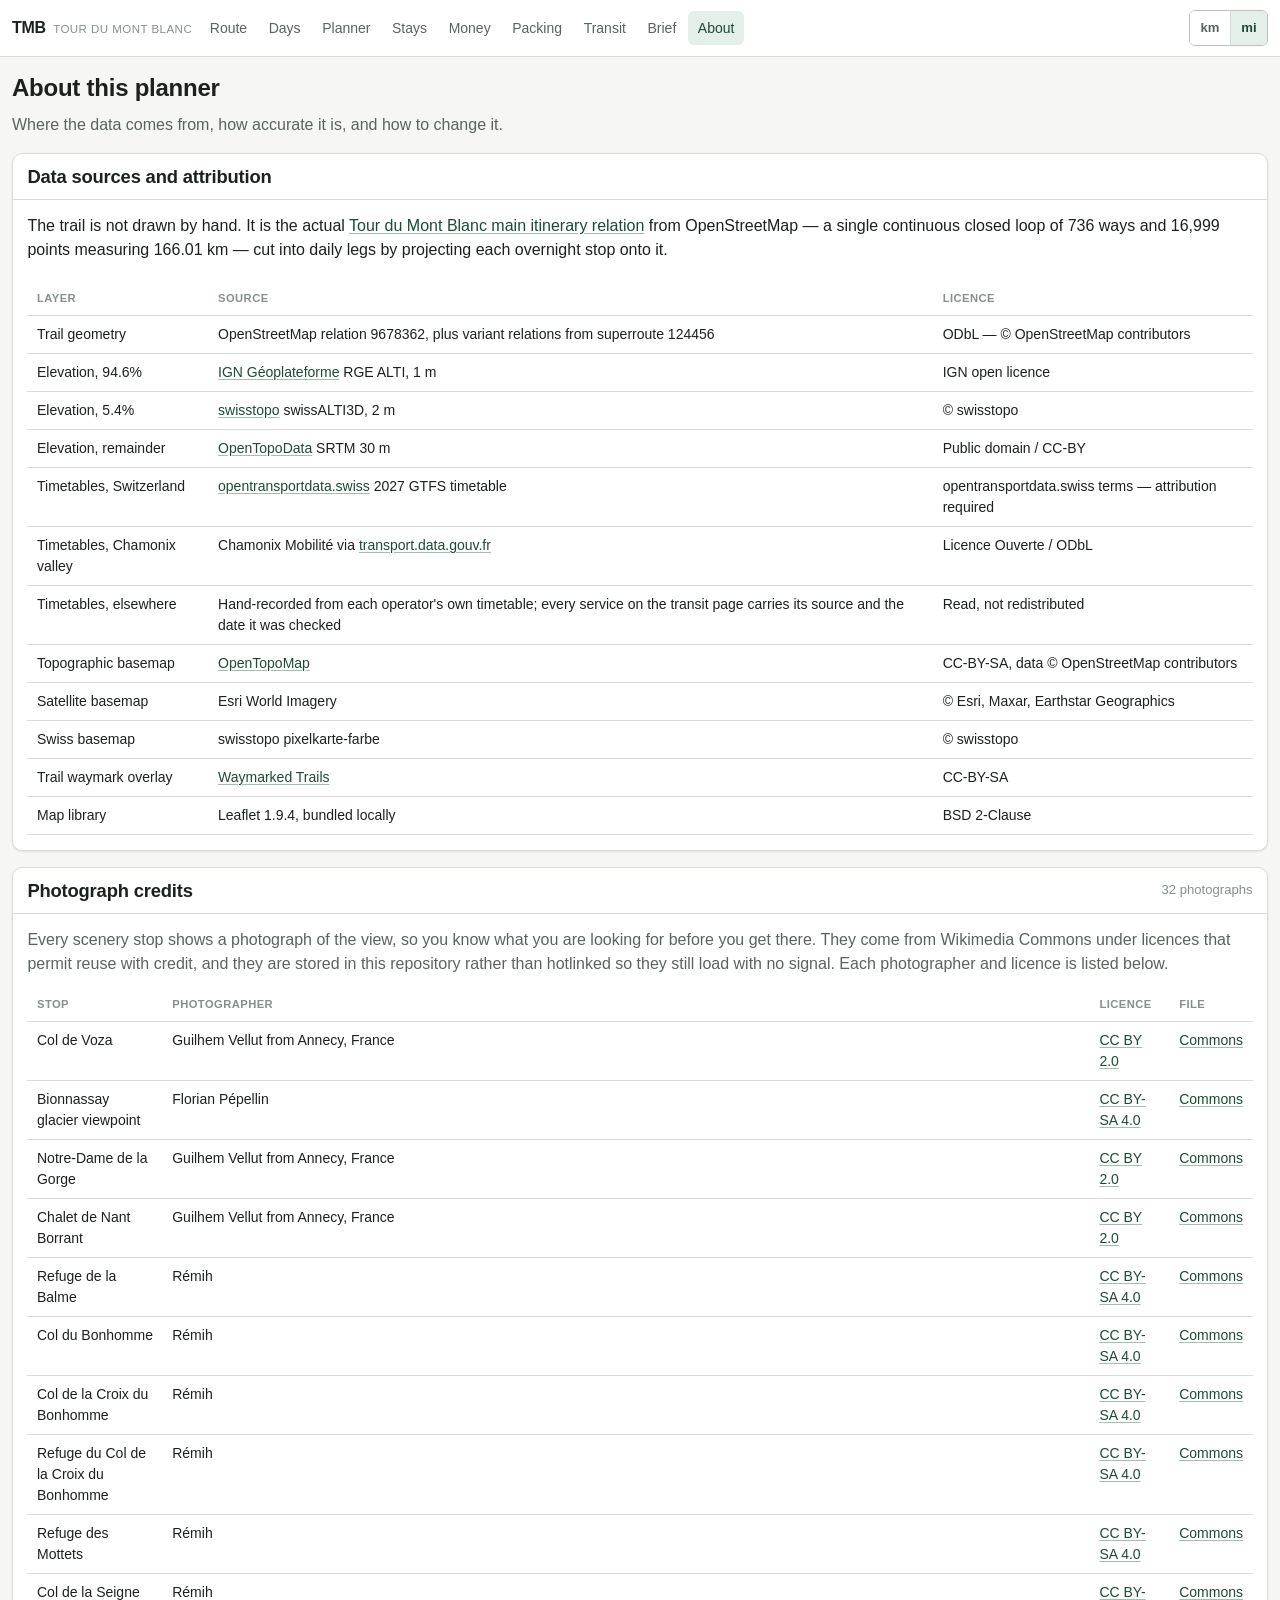
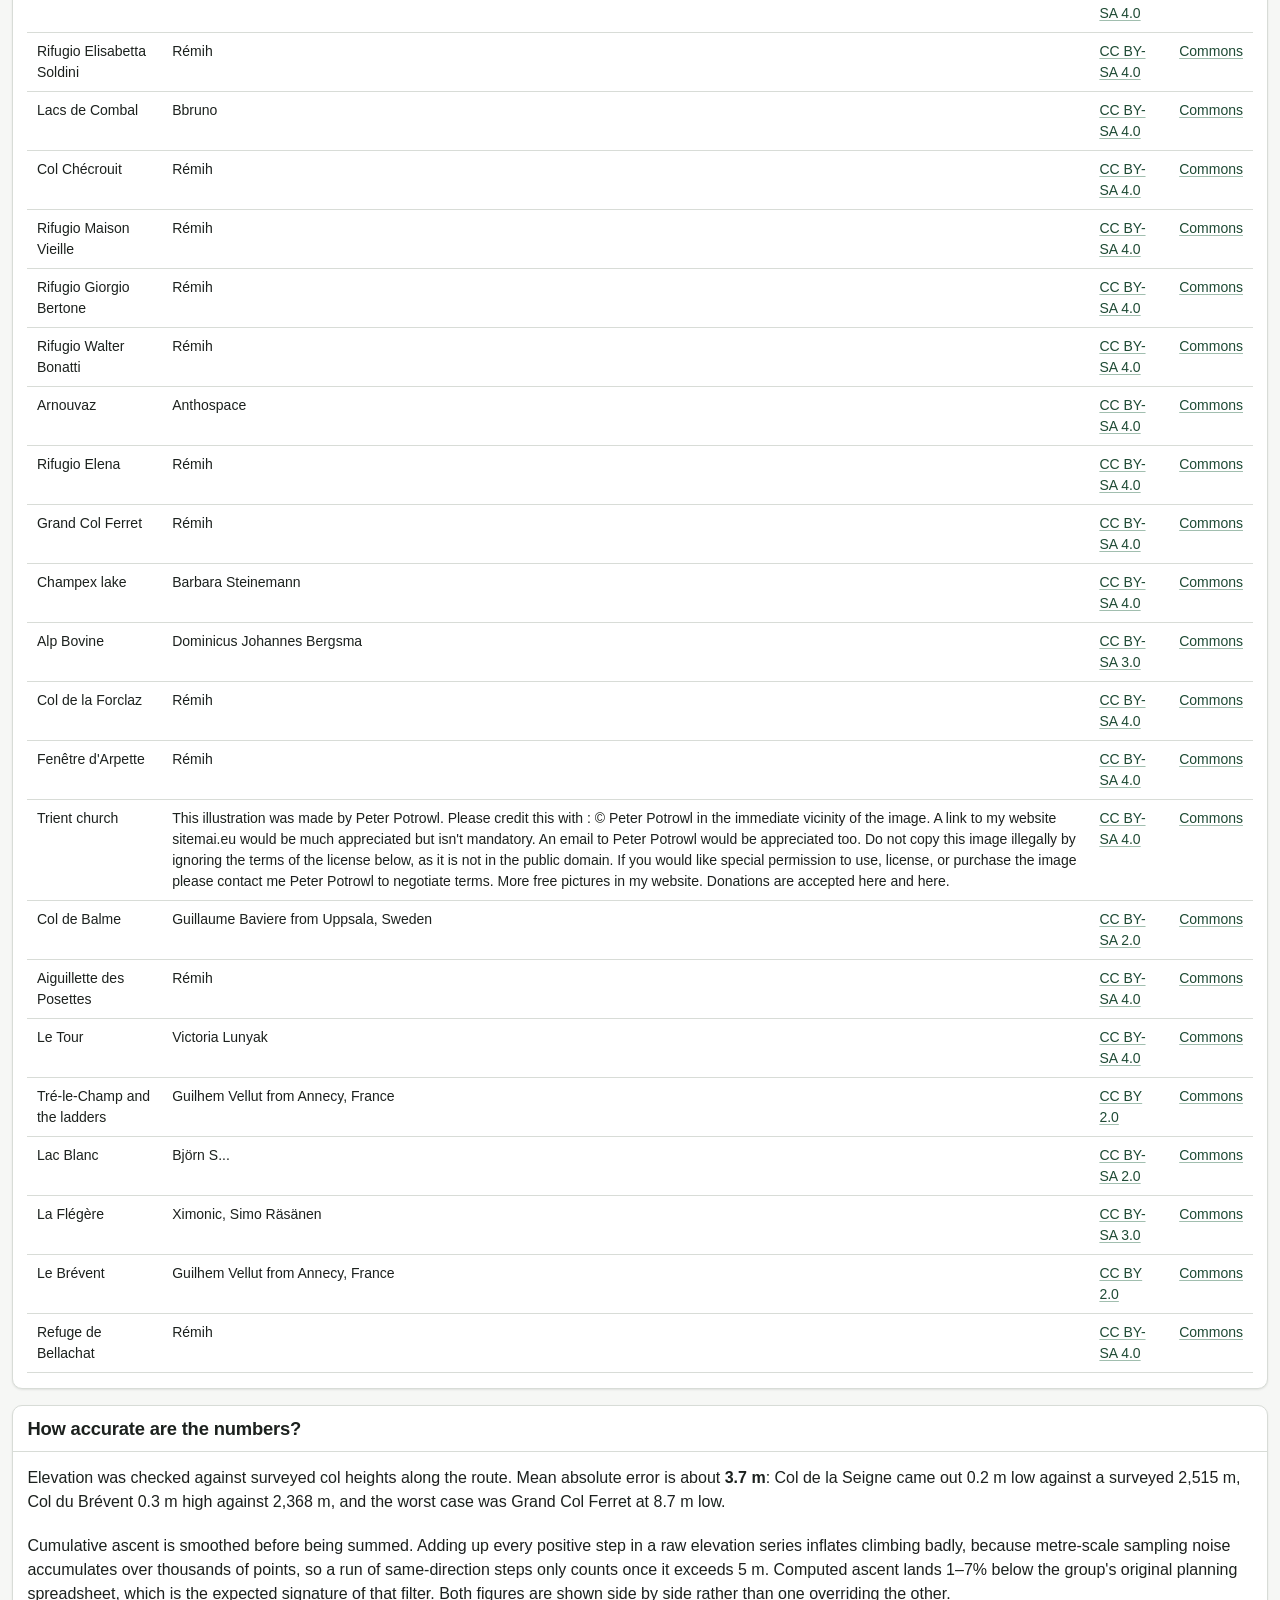
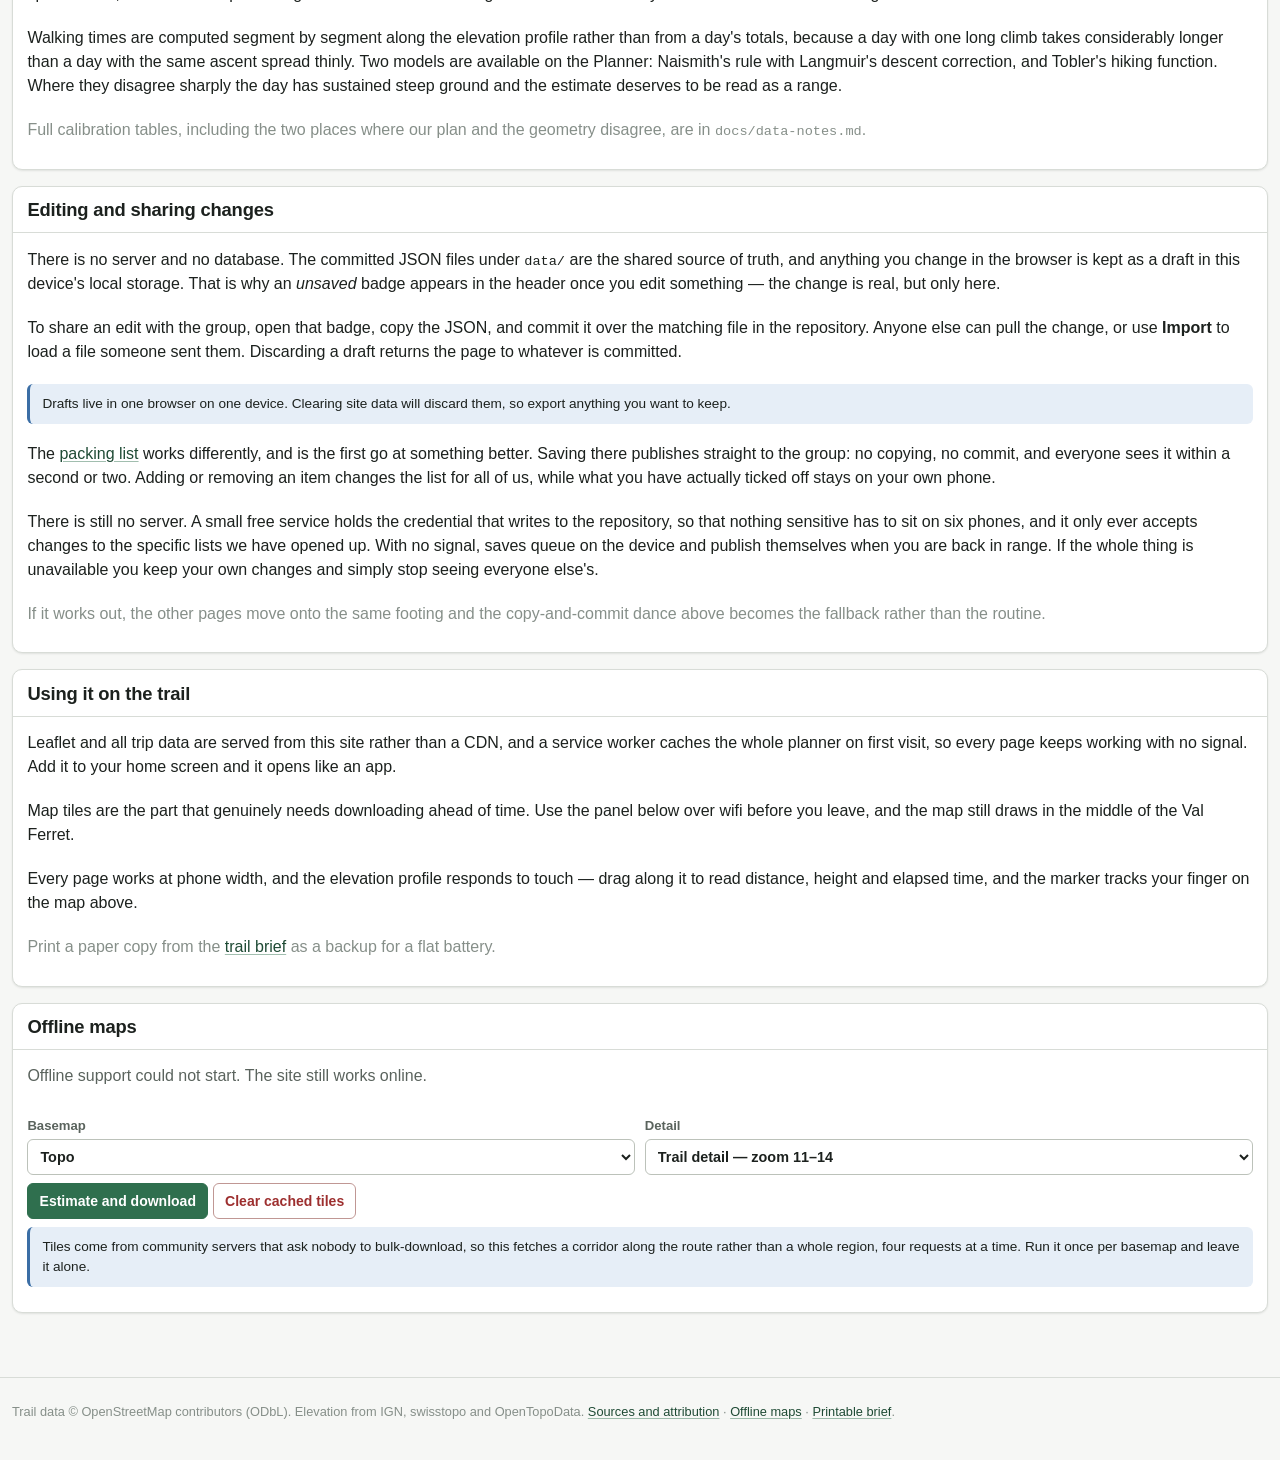
<file: about.html>
<!doctype html>
<html lang="en">
  <head>
    <meta charset="utf-8" />
    <meta name="viewport" content="width=device-width, initial-scale=1, viewport-fit=cover" />
    <title>About — Tour du Mont Blanc</title>
    <meta name="theme-color" content="#2f6f4e" />
    <link rel="stylesheet" href="assets/css/base.css" />
    <link rel="stylesheet" href="assets/css/components.css" />
    <link rel="stylesheet" href="assets/css/print.css" />
    <link rel="manifest" href="manifest.webmanifest" />
    <link rel="icon" href="assets/icons/icon.svg" type="image/svg+xml" />
    <link rel="apple-touch-icon" href="assets/icons/apple-touch-icon.png" />
    <meta name="apple-mobile-web-app-capable" content="yes" />
  </head>
  <body>
    <main class="app-main">
      <div class="page-head">
        <div>
          <h1>About this planner</h1>
          <p class="muted">
            Where the data comes from, how accurate it is, and how to change it.
          </p>
        </div>
      </div>

      <div class="stack">
        <section class="card">
          <div class="card__head"><h2>Data sources and attribution</h2></div>
          <div class="card__body stack stack--tight">
            <p>
              The trail is not drawn by hand. It is the actual
              <a href="https://www.openstreetmap.org/relation/9678362" target="_blank" rel="noopener noreferrer">
                Tour du Mont Blanc main itinerary relation</a>
              from OpenStreetMap — a single continuous closed loop of 736 ways and
              16,999 points measuring 166.01 km — cut into daily legs by projecting
              each overnight stop onto it.
            </p>

            <div class="table-wrap">
              <table class="data">
                <thead>
                  <tr><th>Layer</th><th>Source</th><th>Licence</th></tr>
                </thead>
                <tbody>
                  <tr>
                    <td>Trail geometry</td>
                    <td>
                      OpenStreetMap relation 9678362, plus variant relations from
                      superroute 124456
                    </td>
                    <td>ODbL — © OpenStreetMap contributors</td>
                  </tr>
                  <tr>
                    <td>Elevation, 94.6%</td>
                    <td>
                      <a href="https://geoservices.ign.fr/" target="_blank" rel="noopener noreferrer">IGN Géoplateforme</a>
                      RGE ALTI, 1 m
                    </td>
                    <td>IGN open licence</td>
                  </tr>
                  <tr>
                    <td>Elevation, 5.4%</td>
                    <td>
                      <a href="https://www.swisstopo.admin.ch/" target="_blank" rel="noopener noreferrer">swisstopo</a>
                      swissALTI3D, 2 m
                    </td>
                    <td>© swisstopo</td>
                  </tr>
                  <tr>
                    <td>Elevation, remainder</td>
                    <td>
                      <a href="https://www.opentopodata.org/" target="_blank" rel="noopener noreferrer">OpenTopoData</a>
                      SRTM 30 m
                    </td>
                    <td>Public domain / CC-BY</td>
                  </tr>
                  <tr>
                    <td>Timetables, Switzerland</td>
                    <td>
                      <a href="https://data.opentransportdata.swiss/en/dataset/timetable-2027-gtfs2020" target="_blank" rel="noopener noreferrer">opentransportdata.swiss</a>
                      2027 GTFS timetable
                    </td>
                    <td>opentransportdata.swiss terms — attribution required</td>
                  </tr>
                  <tr>
                    <td>Timetables, Chamonix valley</td>
                    <td>
                      Chamonix Mobilité via
                      <a href="https://transport.data.gouv.fr/datasets?q=chamonix" target="_blank" rel="noopener noreferrer">transport.data.gouv.fr</a>
                    </td>
                    <td>Licence Ouverte / ODbL</td>
                  </tr>
                  <tr>
                    <td>Timetables, elsewhere</td>
                    <td>
                      Hand-recorded from each operator's own timetable; every
                      service on the transit page carries its source and the date
                      it was checked
                    </td>
                    <td>Read, not redistributed</td>
                  </tr>
                  <tr>
                    <td>Topographic basemap</td>
                    <td>
                      <a href="https://opentopomap.org/" target="_blank" rel="noopener noreferrer">OpenTopoMap</a>
                    </td>
                    <td>CC-BY-SA, data © OpenStreetMap contributors</td>
                  </tr>
                  <tr>
                    <td>Satellite basemap</td>
                    <td>Esri World Imagery</td>
                    <td>© Esri, Maxar, Earthstar Geographics</td>
                  </tr>
                  <tr>
                    <td>Swiss basemap</td>
                    <td>swisstopo pixelkarte-farbe</td>
                    <td>© swisstopo</td>
                  </tr>
                  <tr>
                    <td>Trail waymark overlay</td>
                    <td>
                      <a href="https://hiking.waymarkedtrails.org/" target="_blank" rel="noopener noreferrer">Waymarked Trails</a>
                    </td>
                    <td>CC-BY-SA</td>
                  </tr>
                  <tr>
                    <td>Map library</td>
                    <td>Leaflet 1.9.4, bundled locally</td>
                    <td>BSD 2-Clause</td>
                  </tr>
                </tbody>
              </table>
            </div>
          </div>
        </section>

        <section class="card" id="photo-credits">
          <div class="card__head">
            <h2>Photograph credits</h2>
            <small class="faint" id="photo-credits-count"></small>
          </div>
          <div class="card__body">
            <p class="muted">
              Every scenery stop shows a photograph of the view, so you know what
              you are looking for before you get there. They come from Wikimedia
              Commons under licences that permit reuse with credit, and they are
              stored in this repository rather than hotlinked so they still load
              with no signal. Each photographer and licence is listed below.
            </p>
            <div class="table-wrap">
              <table class="data" id="photo-credit-table">
                <thead>
                  <tr><th>Stop</th><th>Photographer</th><th>Licence</th><th>File</th></tr>
                </thead>
                <tbody></tbody>
              </table>
            </div>
          </div>
        </section>

        <section class="card">
          <div class="card__head"><h2>How accurate are the numbers?</h2></div>
          <div class="card__body stack stack--tight">
            <p>
              Elevation was checked against surveyed col heights along the route.
              Mean absolute error is about <strong>3.7 m</strong>: Col de la Seigne
              came out 0.2 m low against a surveyed 2,515 m, Col du Brévent 0.3 m
              high against 2,368 m, and the worst case was Grand Col Ferret at 8.7 m
              low.
            </p>
            <p>
              Cumulative ascent is smoothed before being summed. Adding up every
              positive step in a raw elevation series inflates climbing badly,
              because metre-scale sampling noise accumulates over thousands of
              points, so a run of same-direction steps only counts once it exceeds
              5 m. Computed ascent lands 1–7% below the group's original planning
              spreadsheet, which is the expected signature of that filter. Both
              figures are shown side by side rather than one overriding the other.
            </p>
            <p>
              Walking times are computed segment by segment along the elevation
              profile rather than from a day's totals, because a day with one long
              climb takes considerably longer than a day with the same ascent spread
              thinly. Two models are available on the Planner: Naismith's rule with
              Langmuir's descent correction, and Tobler's hiking function. Where
              they disagree sharply the day has sustained steep ground and the
              estimate deserves to be read as a range.
            </p>
            <p class="faint">
              Full calibration tables, including the two places where our plan and
              the geometry disagree, are in <code class="mono">docs/data-notes.md</code>.
            </p>
          </div>
        </section>

        <section class="card">
          <div class="card__head"><h2>Editing and sharing changes</h2></div>
          <div class="card__body stack stack--tight">
            <p>
              There is no server and no database. The committed JSON files under
              <code class="mono">data/</code> are the shared source of truth, and
              anything you change in the browser is kept as a draft in this device's
              local storage. That is why an <em>unsaved</em> badge appears in the
              header once you edit something — the change is real, but only here.
            </p>
            <p>
              To share an edit with the group, open that badge, copy the JSON, and
              commit it over the matching file in the repository. Anyone else can
              pull the change, or use <strong>Import</strong> to load a file someone
              sent them. Discarding a draft returns the page to whatever is committed.
            </p>
            <p class="notice">
              Drafts live in one browser on one device. Clearing site data will
              discard them, so export anything you want to keep.
            </p>
            <p>
              The <a href="packing.html">packing list</a> works differently, and is
              the first go at something better. Saving there publishes straight to
              the group: no copying, no commit, and everyone sees it within a second
              or two. Adding or removing an item changes the list for all of us,
              while what you have actually ticked off stays on your own phone.
            </p>
            <p>
              There is still no server. A small free service holds the credential
              that writes to the repository, so that nothing sensitive has to sit on
              six phones, and it only ever accepts changes to the specific lists we
              have opened up. With no signal, saves queue on the device and publish
              themselves when you are back in range. If the whole thing is
              unavailable you keep your own changes and simply stop seeing everyone
              else's.
            </p>
            <p class="faint">
              If it works out, the other pages move onto the same footing and the
              copy-and-commit dance above becomes the fallback rather than the
              routine.
            </p>
          </div>
        </section>

        <section class="card">
          <div class="card__head"><h2>Using it on the trail</h2></div>
          <div class="card__body stack stack--tight">
            <p>
              Leaflet and all trip data are served from this site rather than a CDN,
              and a service worker caches the whole planner on first visit, so every
              page keeps working with no signal. Add it to your home screen and it
              opens like an app.
            </p>
            <p>
              Map tiles are the part that genuinely needs downloading ahead of time.
              Use the panel below over wifi before you leave, and the map still
              draws in the middle of the Val Ferret.
            </p>
            <p>
              Every page works at phone width, and the elevation profile responds to
              touch — drag along it to read distance, height and elapsed time, and
              the marker tracks your finger on the map above.
            </p>
            <p class="faint">
              Print a paper copy from the <a href="print.html">trail brief</a> as a
              backup for a flat battery.
            </p>
          </div>
        </section>

        <section class="card" id="offline">
          <div class="card__head">
            <h2>Offline maps</h2>
            <small class="faint" id="offline-version"></small>
          </div>
          <div class="card__body stack stack--tight">
            <p id="offline-state" class="muted">Checking offline support…</p>

            <div class="stats" id="offline-stats"></div>

            <div class="field-row" id="offline-controls" hidden>
              <label class="field">
                <span>Basemap</span>
                <select id="offline-basemap"></select>
              </label>
              <label class="field">
                <span>Detail</span>
                <select id="offline-zoom">
                  <option value="13">Overview — zoom 11–13</option>
                  <option value="14" selected>Trail detail — zoom 11–14</option>
                  <option value="15">Maximum — zoom 11–15</option>
                </select>
              </label>
            </div>

            <div class="row row--tight" id="offline-actions" hidden>
              <button class="btn btn--primary" type="button" id="offline-download">
                Estimate and download
              </button>
              <button class="btn btn--danger" type="button" id="offline-clear">
                Clear cached tiles
              </button>
            </div>

            <div id="offline-progress" hidden>
              <div class="bar"><i id="offline-bar" style="width:0%"></i></div>
              <p class="faint" id="offline-progress-text" style="margin:.35rem 0 0"></p>
            </div>

            <p class="notice">
              Tiles come from community servers that ask nobody to bulk-download,
              so this fetches a corridor along the route rather than a whole
              region, four requests at a time. Run it once per basemap and leave
              it alone.
            </p>
          </div>
        </section>
      </div>
    </main>

    <script type="module" src="assets/js/pages/about.js"></script>
  </body>
</html>
</file>
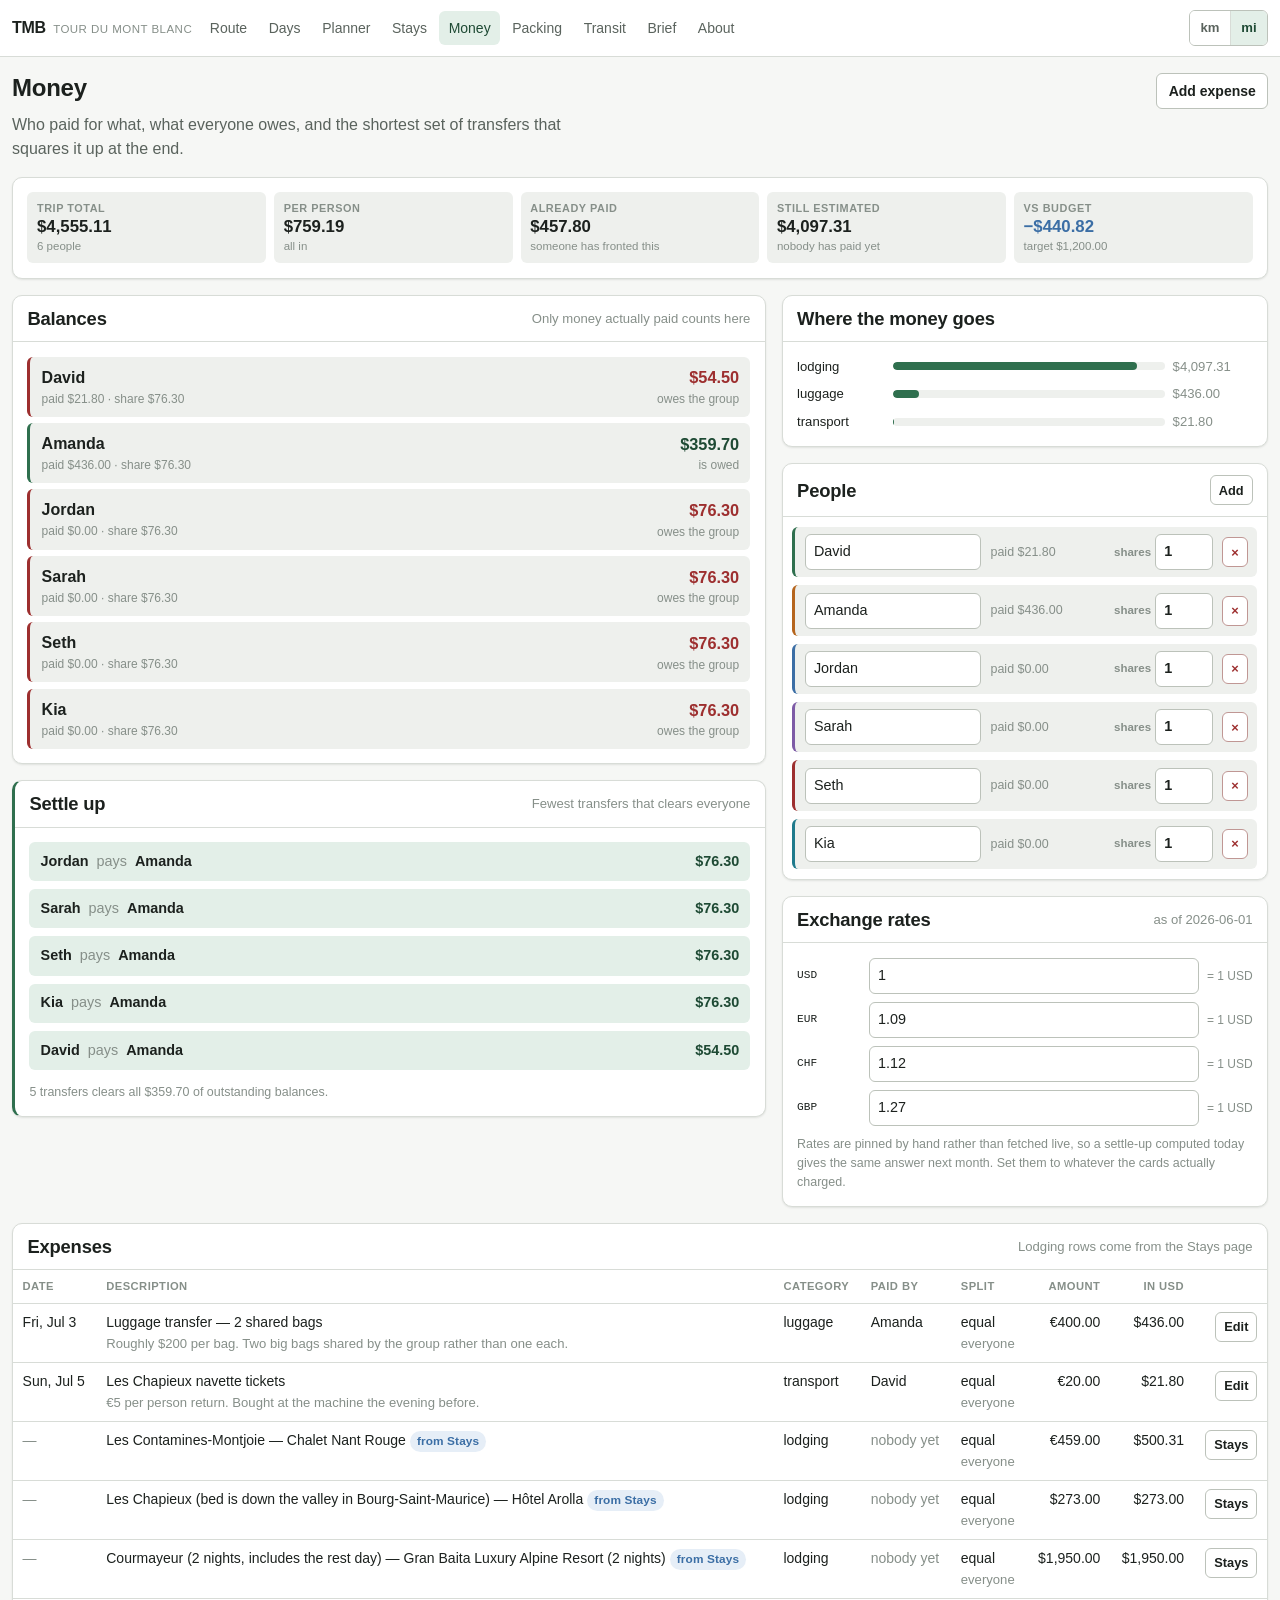
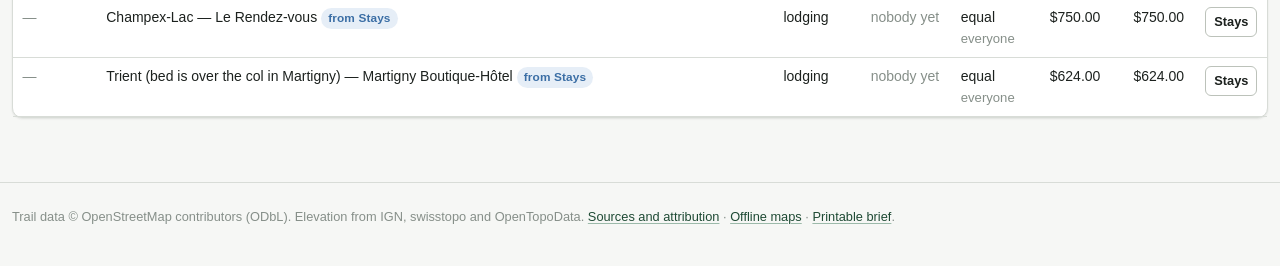
<file: money.html>
<!doctype html>
<html lang="en">
  <head>
    <meta charset="utf-8" />
    <meta name="viewport" content="width=device-width, initial-scale=1, viewport-fit=cover" />
    <title>Money — Tour du Mont Blanc</title>
    <meta name="theme-color" content="#2f6f4e" />
    <link rel="stylesheet" href="assets/css/base.css" />
    <link rel="stylesheet" href="assets/css/components.css" />
    <link rel="stylesheet" href="assets/css/print.css" />
    <link rel="manifest" href="manifest.webmanifest" />
    <link rel="icon" href="assets/icons/icon.svg" type="image/svg+xml" />
    <link rel="apple-touch-icon" href="assets/icons/apple-touch-icon.png" />
    <meta name="apple-mobile-web-app-capable" content="yes" />
  </head>
  <body>
    <main class="app-main">
      <div class="page-head">
        <div>
          <h1>Money</h1>
          <p class="muted">
            Who paid for what, what everyone owes, and the shortest set of
            transfers that squares it up at the end.
          </p>
        </div>
        <div class="row row--tight">
          <button class="btn" id="add-expense" type="button">Add expense</button>
        </div>
      </div>

      <div class="stack">
        <section class="card">
          <div class="card__body">
            <div class="stats" id="money-stats"></div>
          </div>
        </section>

        <div class="split">
          <div class="stack">
            <section class="card">
              <div class="card__head">
                <h2>Balances</h2>
                <small class="faint" id="balance-note"></small>
              </div>
              <div class="card__body">
                <div class="balance-list" id="balances"></div>
              </div>
            </section>

            <section class="card card--accent">
              <div class="card__head">
                <h2>Settle up</h2>
                <small class="faint">Fewest transfers that clears everyone</small>
              </div>
              <div class="card__body">
                <div class="stack stack--tight" id="settle"></div>
              </div>
            </section>
          </div>

          <div class="stack">
            <section class="card">
              <div class="card__head">
                <h2>Where the money goes</h2>
              </div>
              <div class="card__body">
                <div class="stack stack--tight" id="categories"></div>
              </div>
            </section>

            <section class="card">
              <div class="card__head">
                <h2>People</h2>
                <button class="btn btn--sm" id="add-person" type="button">Add</button>
              </div>
              <div class="card__body card__body--flush">
                <div id="people-list"></div>
              </div>
            </section>

            <section class="card">
              <div class="card__head">
                <h2>Exchange rates</h2>
                <small class="faint" id="rates-asof"></small>
              </div>
              <div class="card__body">
                <div class="stack stack--tight" id="rates-list"></div>
                <p class="faint" style="margin: 0.6rem 0 0; font-size: 0.78rem">
                  Rates are pinned by hand rather than fetched live, so a settle-up
                  computed today gives the same answer next month. Set them to
                  whatever the cards actually charged.
                </p>
              </div>
            </section>
          </div>
        </div>

        <section class="card">
          <div class="card__head">
            <h2>Expenses</h2>
            <small class="faint">Lodging rows come from the Stays page</small>
          </div>
          <div class="card__body card__body--flush">
            <div class="table-wrap">
              <table class="data" id="expense-table">
                <thead>
                  <tr>
                    <th>Date</th>
                    <th>Description</th>
                    <th>Category</th>
                    <th>Paid by</th>
                    <th>Split</th>
                    <th class="num">Amount</th>
                    <th class="num">In USD</th>
                    <th></th>
                  </tr>
                </thead>
                <tbody></tbody>
              </table>
            </div>
          </div>
        </section>
      </div>
    </main>

    <dialog id="expense-dialog">
      <form method="dialog" class="dialog__head">
        <h2 id="expense-title">Expense</h2>
        <button class="btn btn--sm" value="cancel">Close</button>
      </form>
      <div class="dialog__body">
        <div class="stack stack--tight">
          <div class="field">
            <label for="expense-desc">Description</label>
            <input type="text" id="expense-desc" required />
          </div>
          <div class="field-row">
            <div class="field">
              <label for="expense-amount">Amount</label>
              <input type="number" id="expense-amount" min="0" step="0.01" />
            </div>
            <div class="field">
              <label for="expense-currency">Currency</label>
              <select id="expense-currency"></select>
            </div>
            <div class="field">
              <label for="expense-date">Date</label>
              <input type="date" id="expense-date" />
            </div>
          </div>
          <div class="field-row">
            <div class="field">
              <label for="expense-category">Category</label>
              <select id="expense-category"></select>
            </div>
            <div class="field">
              <label for="expense-paidby">Paid by</label>
              <select id="expense-paidby"></select>
            </div>
            <div class="field">
              <label for="expense-split">Split</label>
              <select id="expense-split">
                <option value="equal">Equally</option>
                <option value="shares">By shares</option>
                <option value="exact">Exact amounts</option>
                <option value="percent">Percentages</option>
              </select>
            </div>
          </div>
          <fieldset style="border: 1px solid var(--c-border); border-radius: 6px; padding: 0.6rem">
            <legend style="font-size: 0.8rem; color: var(--c-text-soft)">Who shares this</legend>
            <div id="expense-participants" class="stack stack--tight"></div>
            <p class="faint" id="split-check" style="margin: 0.5rem 0 0; font-size: 0.78rem"></p>
          </fieldset>
          <div class="field">
            <label for="expense-note">Note</label>
            <textarea id="expense-note"></textarea>
          </div>
        </div>
      </div>
      <div class="dialog__foot">
        <button class="btn btn--danger" type="button" id="expense-delete">Delete</button>
        <button class="btn btn--primary" type="button" id="expense-save">Save</button>
      </div>
    </dialog>

    <script type="module" src="assets/js/pages/money.js"></script>
  </body>
</html>
</file>
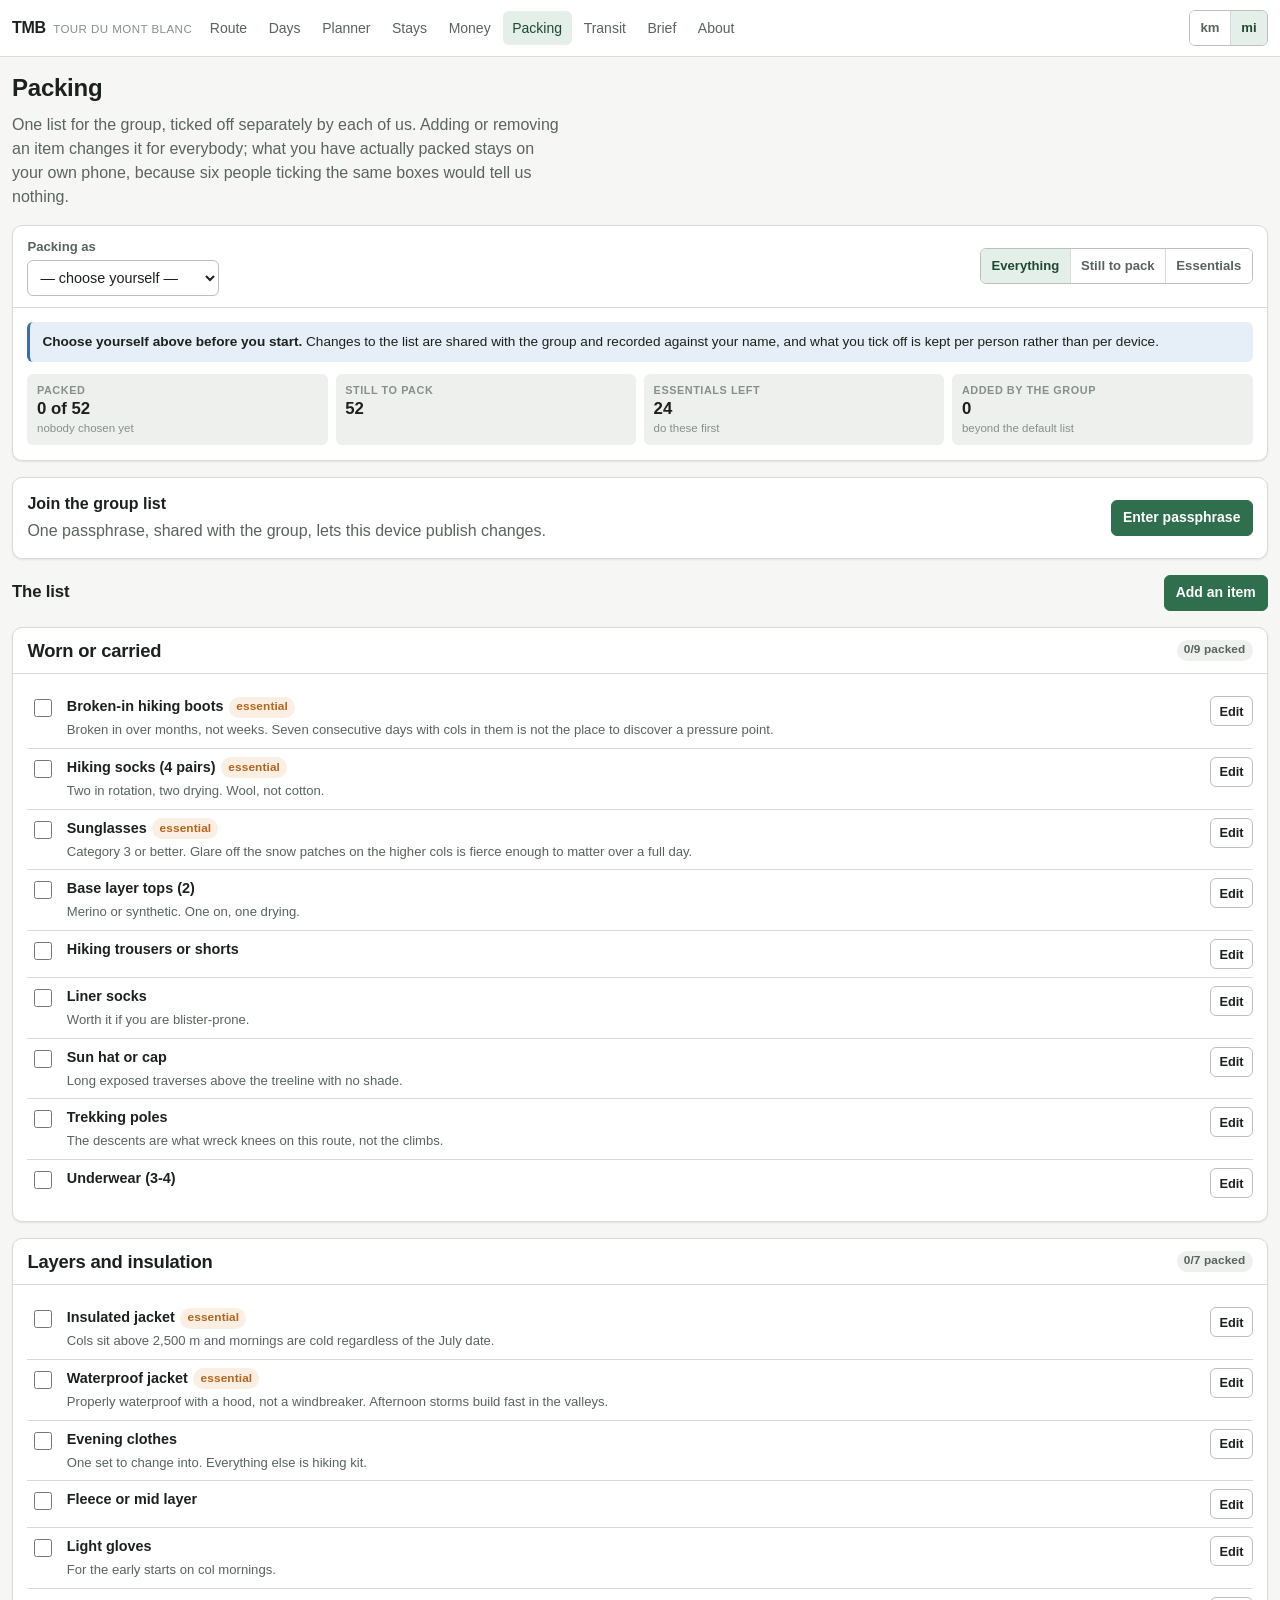
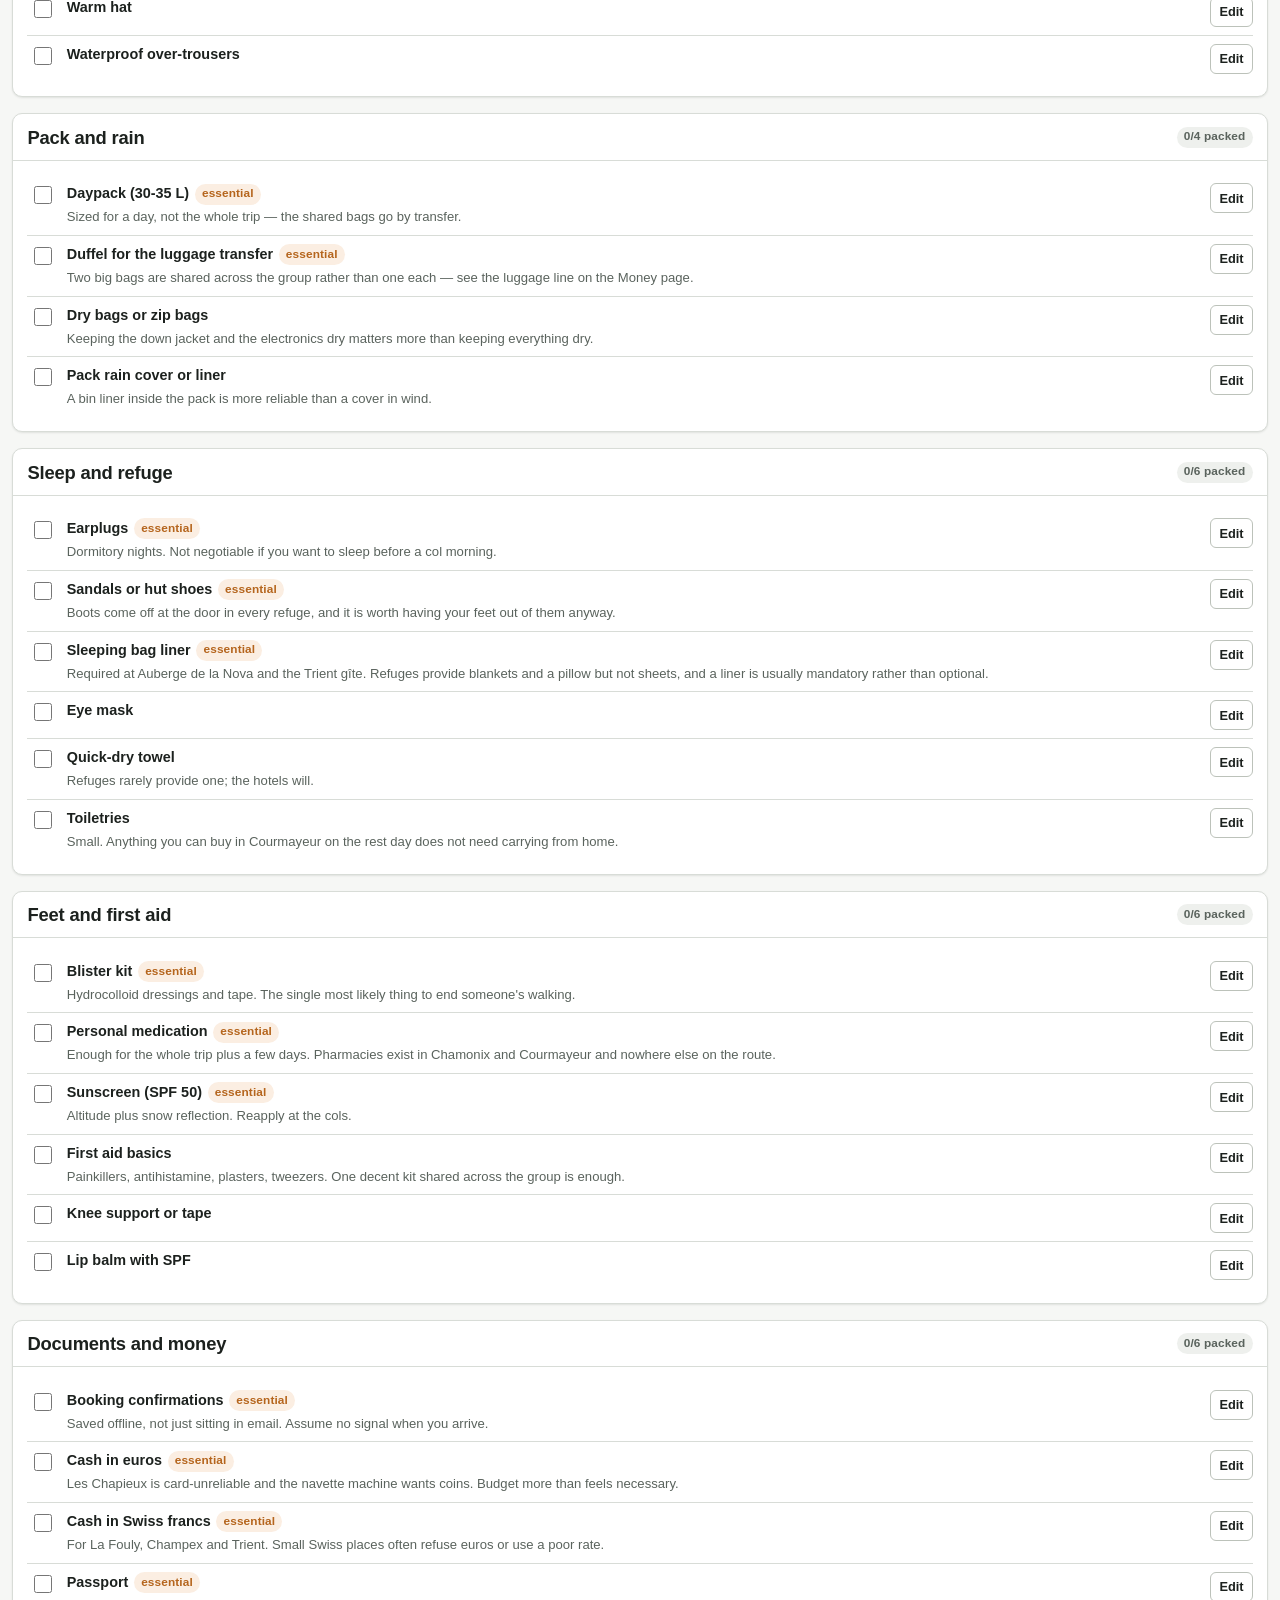
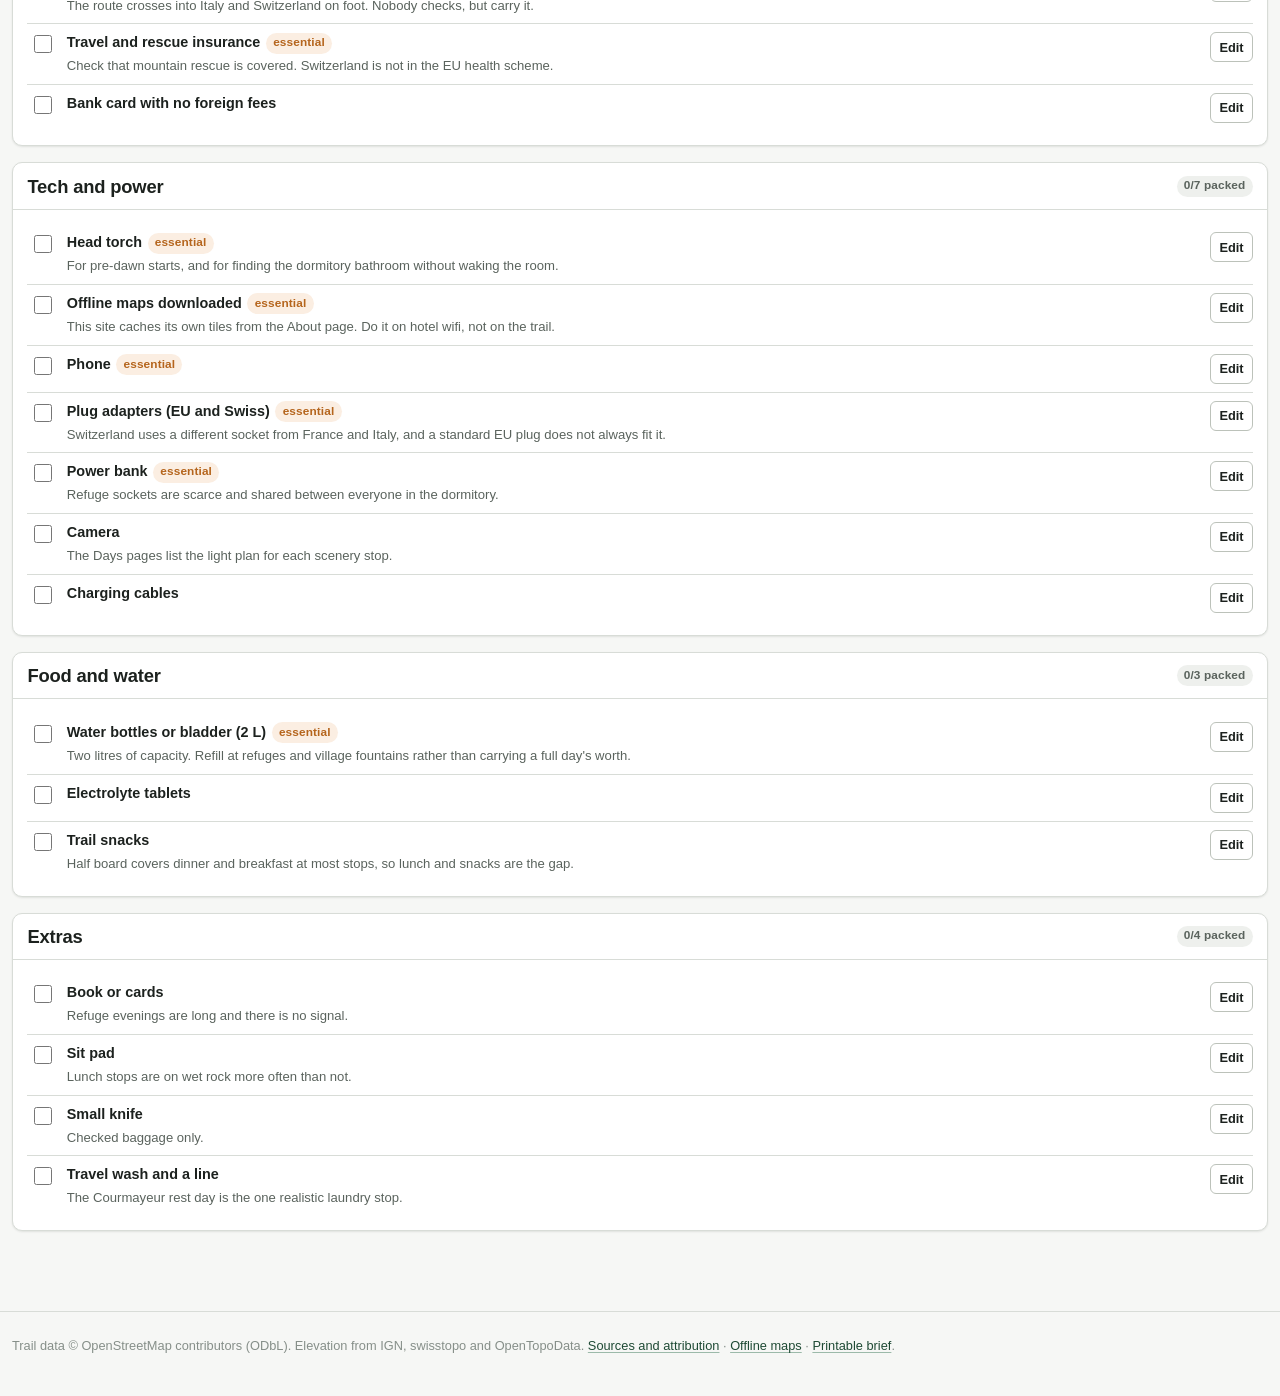
<file: packing.html>
<!doctype html>
<html lang="en">
  <head>
    <meta charset="utf-8" />
    <meta name="viewport" content="width=device-width, initial-scale=1, viewport-fit=cover" />
    <title>Packing — Tour du Mont Blanc</title>
    <meta name="theme-color" content="#2f6f4e" />
    <link rel="stylesheet" href="assets/css/base.css" />
    <link rel="stylesheet" href="assets/css/components.css" />
    <link rel="stylesheet" href="assets/css/print.css" />
    <link rel="manifest" href="manifest.webmanifest" />
    <link rel="icon" href="assets/icons/icon.svg" type="image/svg+xml" />
    <link rel="apple-touch-icon" href="assets/icons/apple-touch-icon.png" />
    <meta name="apple-mobile-web-app-capable" content="yes" />
  </head>
  <body>
    <main class="app-main">
      <div class="page-head">
        <div>
          <h1>Packing</h1>
          <p class="muted">
            One list for the group, ticked off separately by each of us. Adding or
            removing an item changes it for everybody; what you have actually
            packed stays on your own phone, because six people ticking the same
            boxes would tell us nothing.
          </p>
        </div>
      </div>

      <div class="stack">
        <section class="card">
          <div class="card__head">
            <div class="field" style="min-width: 12rem">
              <label for="packing-who">Packing as</label>
              <select id="packing-who"></select>
            </div>
            <div class="btn-group" role="group" aria-label="Show" id="packing-filter">
              <button type="button" data-filter="all">Everything</button>
              <button type="button" data-filter="left">Still to pack</button>
              <button type="button" data-filter="essential">Essentials</button>
            </div>
          </div>
          <div class="card__body">
            <p
              class="notice"
              id="packing-who-hint"
              role="status"
              hidden
              style="margin: 0 0 0.75rem"
            ></p>
            <div class="stats" id="packing-stats"></div>
          </div>
        </section>

        <section class="card" id="sync-panel"></section>

        <div class="row row--between">
          <h2 style="margin: 0; font-size: 1.05rem">The list</h2>
          <button class="btn btn--primary" id="add-item" type="button">Add an item</button>
        </div>

        <div id="packing-groups" class="stack"></div>

        <div id="packing-removed"></div>
      </div>
    </main>

    <dialog id="item-dialog">
      <form method="dialog" class="dialog__head">
        <h2 id="item-title">Packing item</h2>
        <button class="btn btn--sm" value="cancel">Close</button>
      </form>
      <div class="dialog__body">
        <div class="stack stack--tight">
          <div class="field">
            <label for="item-name">Item</label>
            <input type="text" id="item-name" required placeholder="What is it?" />
          </div>
          <div class="field">
            <label for="item-category">Category</label>
            <select id="item-category"></select>
          </div>
          <div class="field">
            <label for="item-note">Note</label>
            <textarea
              id="item-note"
              placeholder="Why it is on the list, or anything specific to this trip"
            ></textarea>
          </div>
          <label class="checkbox">
            <input type="checkbox" id="item-essential" /> Essential — the trip suffers
            if someone forgets it
          </label>
        </div>
      </div>
      <div class="dialog__foot">
        <button class="btn btn--danger" type="button" id="item-delete">
          Remove for everyone
        </button>
        <button class="btn btn--primary" type="button" id="item-save">Save</button>
      </div>
    </dialog>

    <script type="module" src="assets/js/pages/packing.js"></script>
  </body>
</html>
</file>
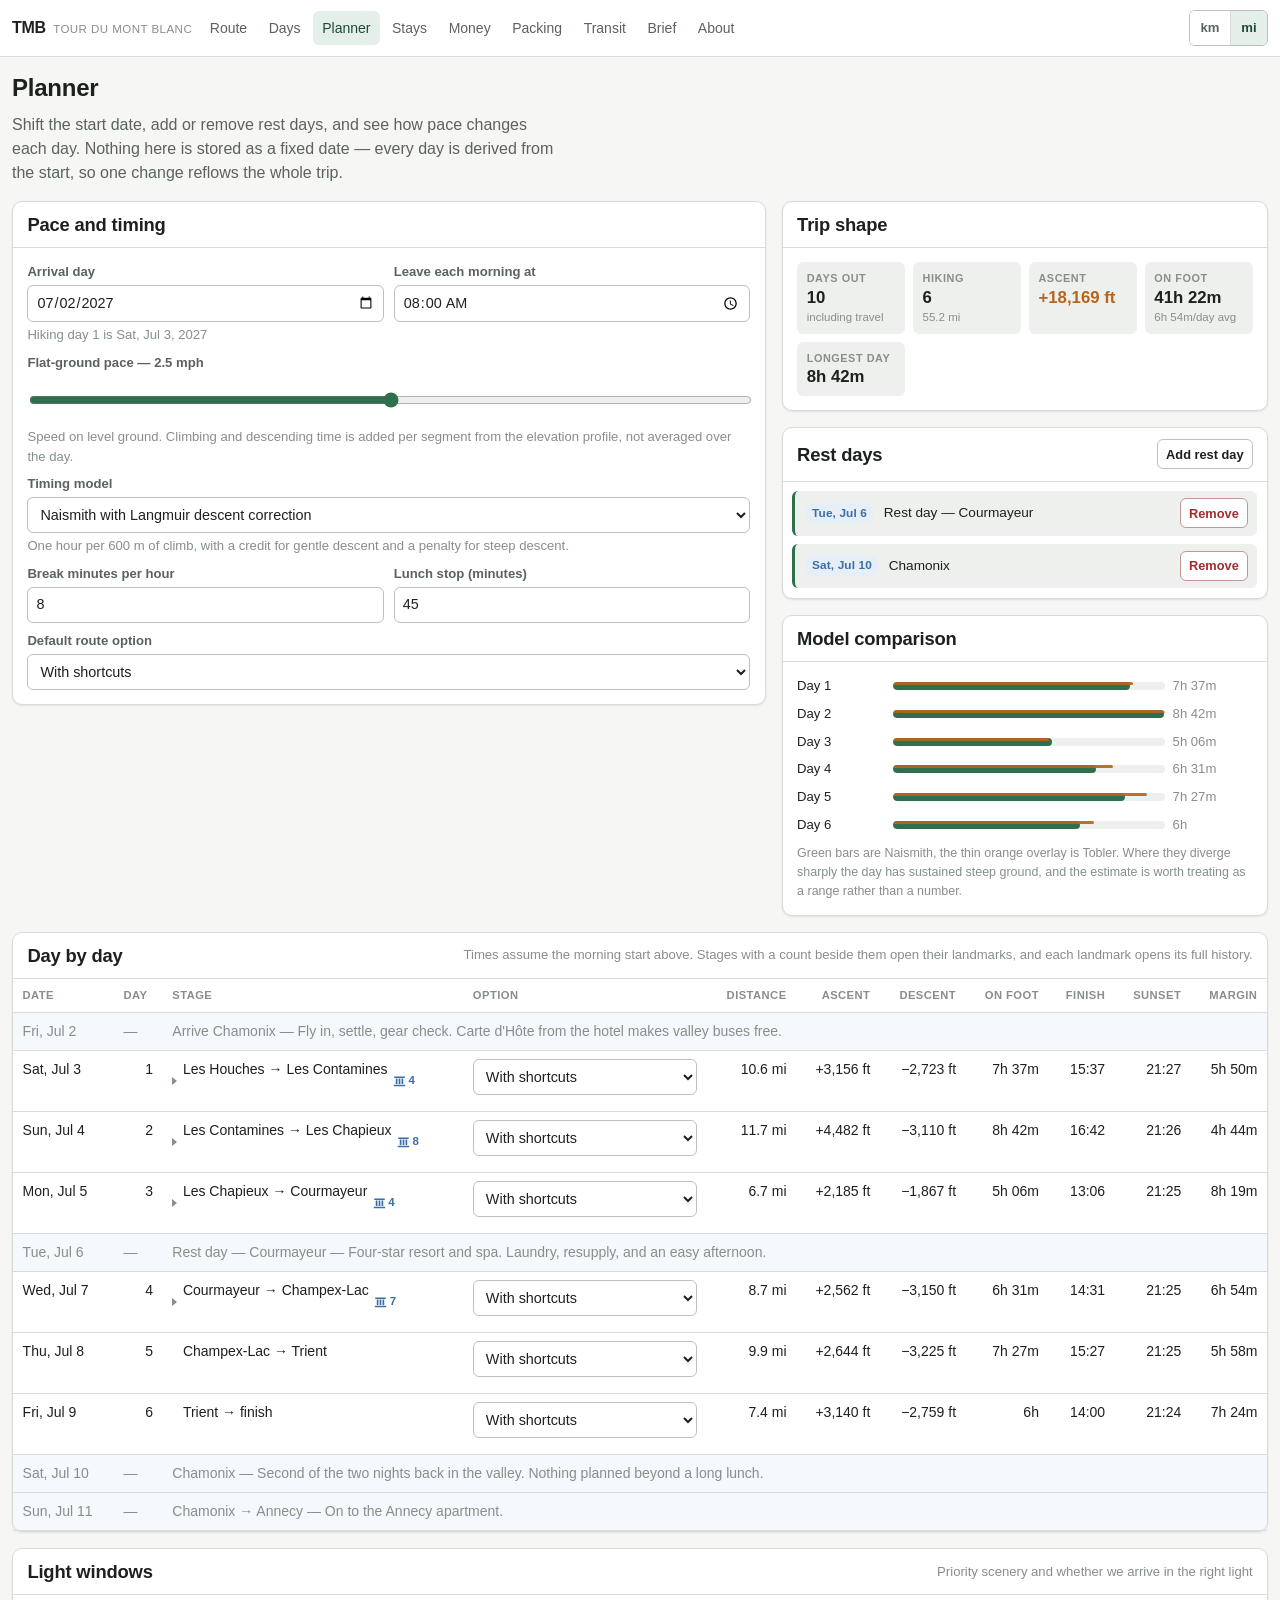
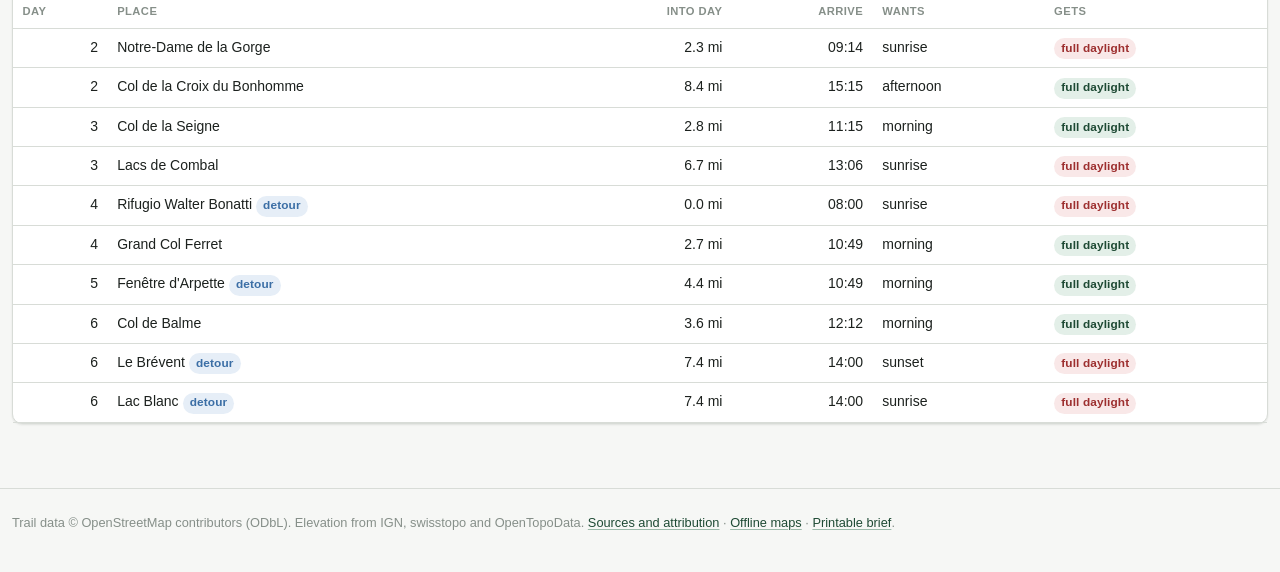
<file: plan.html>
<!doctype html>
<html lang="en">
  <head>
    <meta charset="utf-8" />
    <meta name="viewport" content="width=device-width, initial-scale=1, viewport-fit=cover" />
    <title>Planner — Tour du Mont Blanc</title>
    <meta name="theme-color" content="#2f6f4e" />
    <link rel="stylesheet" href="assets/css/base.css" />
    <link rel="stylesheet" href="assets/css/components.css" />
    <link rel="stylesheet" href="assets/css/print.css" />
    <link rel="manifest" href="manifest.webmanifest" />
    <link rel="icon" href="assets/icons/icon.svg" type="image/svg+xml" />
    <link rel="apple-touch-icon" href="assets/icons/apple-touch-icon.png" />
    <meta name="apple-mobile-web-app-capable" content="yes" />
  </head>
  <body>
    <main class="app-main">
      <div class="page-head">
        <div>
          <h1>Planner</h1>
          <p class="muted">
            Shift the start date, add or remove rest days, and see how pace changes
            each day. Nothing here is stored as a fixed date — every day is derived
            from the start, so one change reflows the whole trip.
          </p>
        </div>
      </div>

      <div class="stack">
        <div class="split">
          <section class="card">
            <div class="card__head"><h2>Pace and timing</h2></div>
            <div class="card__body stack stack--tight">
              <div class="field-row">
                <div class="field">
                  <label for="start-date">Arrival day</label>
                  <input type="date" id="start-date" />
                  <small class="faint" id="start-date-note"></small>
                </div>
                <div class="field">
                  <label for="start-time">Leave each morning at</label>
                  <input type="time" id="start-time" />
                </div>
              </div>

              <div class="field">
                <label for="pace">
                  Flat-ground pace — <span id="pace-value" class="numeric"></span>
                </label>
                <input type="range" id="pace" min="2.5" max="5.5" step="0.1" />
                <small class="faint">
                  Speed on level ground. Climbing and descending time is added per
                  segment from the elevation profile, not averaged over the day.
                </small>
              </div>

              <div class="field">
                <label for="model">Timing model</label>
                <select id="model">
                  <option value="naismith">Naismith with Langmuir descent correction</option>
                  <option value="tobler">Tobler hiking function</option>
                </select>
                <small class="faint" id="model-note"></small>
              </div>

              <div class="field-row">
                <div class="field">
                  <label for="breaks">Break minutes per hour</label>
                  <input type="number" id="breaks" min="0" max="30" step="1" />
                </div>
                <div class="field">
                  <label for="lunch">Lunch stop (minutes)</label>
                  <input type="number" id="lunch" min="0" max="180" step="5" />
                </div>
              </div>

              <div class="field">
                <label for="variant">Default route option</label>
                <select id="variant">
                  <option value="shortcut">With shortcuts</option>
                  <option value="classic">Classic TMB</option>
                </select>
              </div>
            </div>
          </section>

          <div class="stack">
            <section class="card">
              <div class="card__head"><h2>Trip shape</h2></div>
              <div class="card__body">
                <div class="stats" id="plan-stats"></div>
              </div>
            </section>

            <section class="card">
              <div class="card__head">
                <h2>Rest days</h2>
                <button class="btn btn--sm" id="add-rest" type="button">Add rest day</button>
              </div>
              <div class="card__body card__body--flush">
                <div id="rest-list"></div>
              </div>
            </section>

            <section class="card">
              <div class="card__head"><h2>Model comparison</h2></div>
              <div class="card__body">
                <div id="model-compare"></div>
              </div>
            </section>
          </div>
        </div>

        <section class="card">
          <div class="card__head">
            <h2>Day by day</h2>
            <small class="faint">
              Times assume the morning start above. Stages with a count beside them
              open their landmarks, and each landmark opens its full history.
            </small>
          </div>
          <div class="card__body card__body--flush">
            <div class="table-wrap">
              <table class="data" id="plan-table">
                <thead>
                  <tr>
                    <th>Date</th>
                    <th>Day</th>
                    <th>Stage</th>
                    <th>Option</th>
                    <th class="num">Distance</th>
                    <th class="num">Ascent</th>
                    <th class="num">Descent</th>
                    <th class="num">On foot</th>
                    <th class="num">Finish</th>
                    <th class="num">Sunset</th>
                    <th class="num">Margin</th>
                  </tr>
                </thead>
                <tbody></tbody>
              </table>
            </div>
          </div>
        </section>

        <section class="card">
          <div class="card__head">
            <h2>Light windows</h2>
            <small class="faint">Priority scenery and whether we arrive in the right light</small>
          </div>
          <div class="card__body card__body--flush">
            <div class="table-wrap">
              <table class="data" id="light-table">
                <thead>
                  <tr>
                    <th>Day</th>
                    <th>Place</th>
                    <th class="num">Into day</th>
                    <th class="num">Arrive</th>
                    <th>Wants</th>
                    <th>Gets</th>
                  </tr>
                </thead>
                <tbody></tbody>
              </table>
            </div>
          </div>
        </section>
      </div>
    </main>

    <script type="module" src="assets/js/pages/plan.js"></script>
  </body>
</html>
</file>
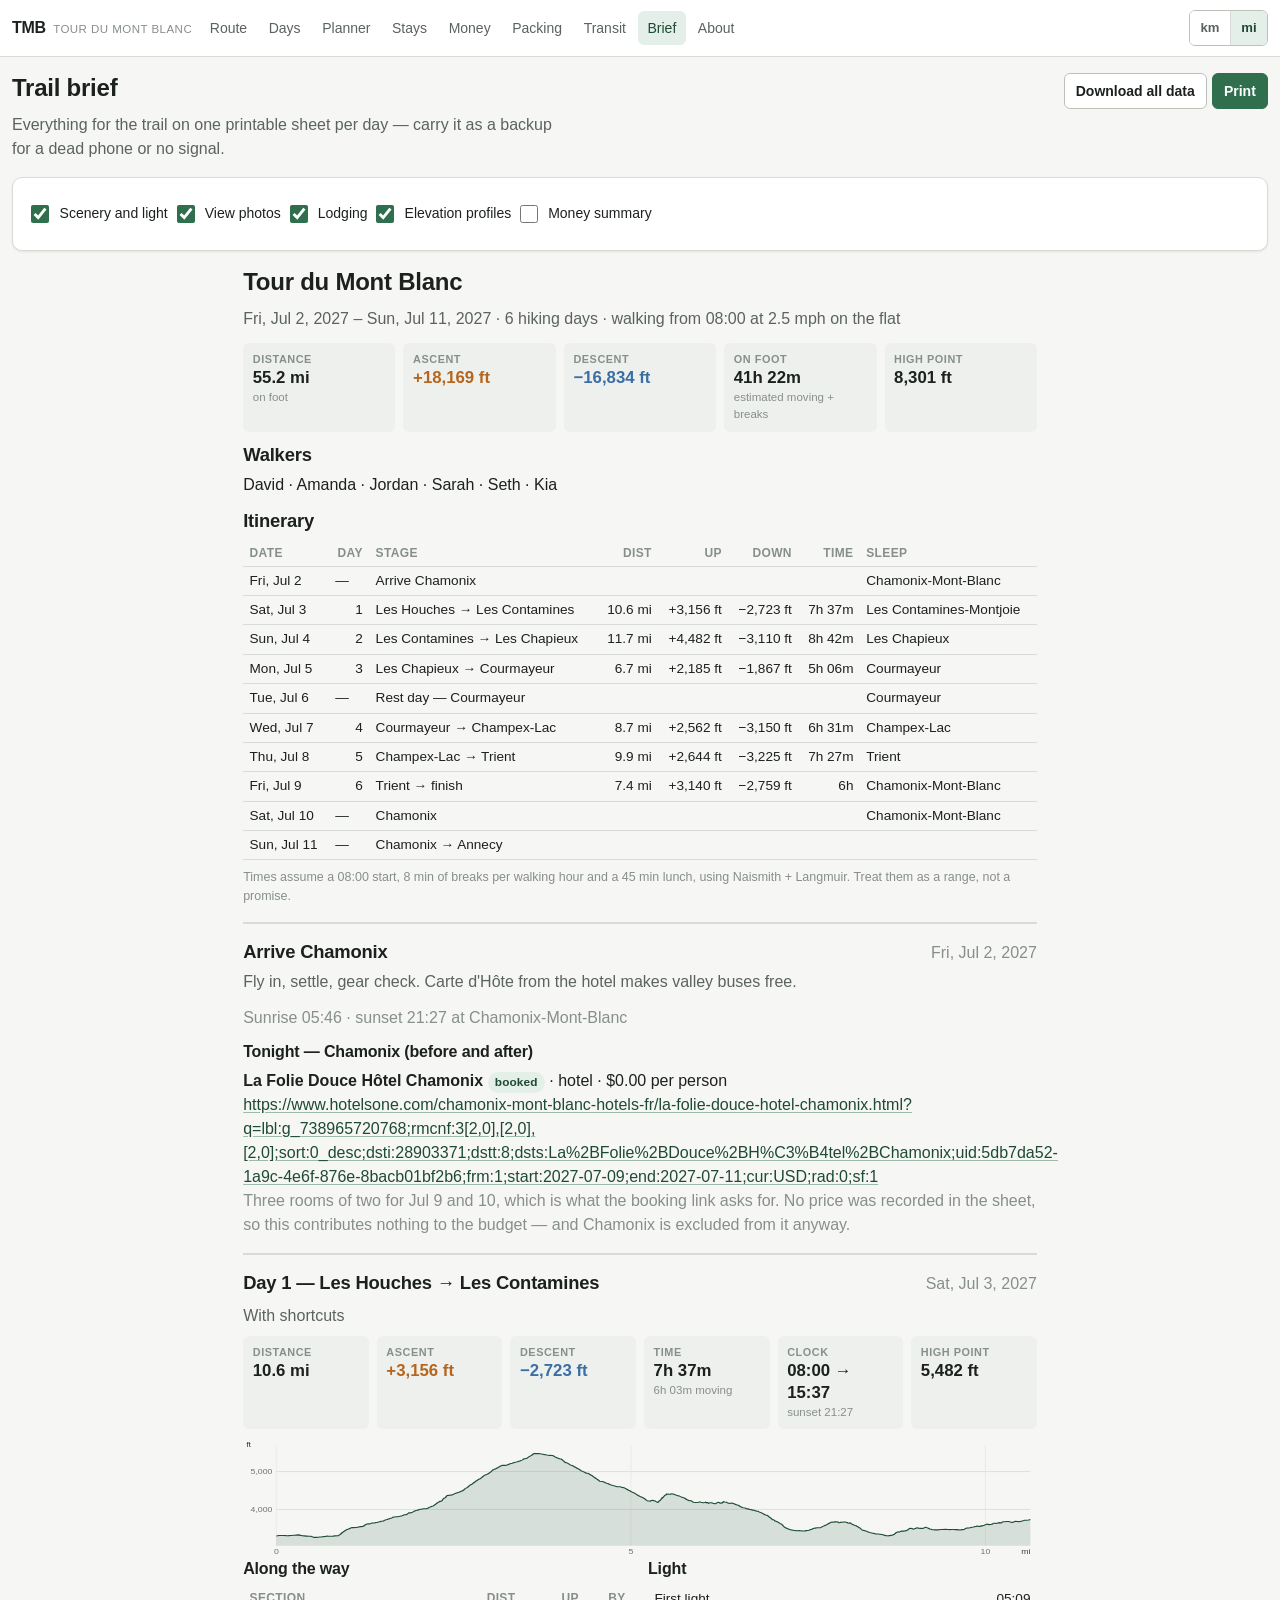
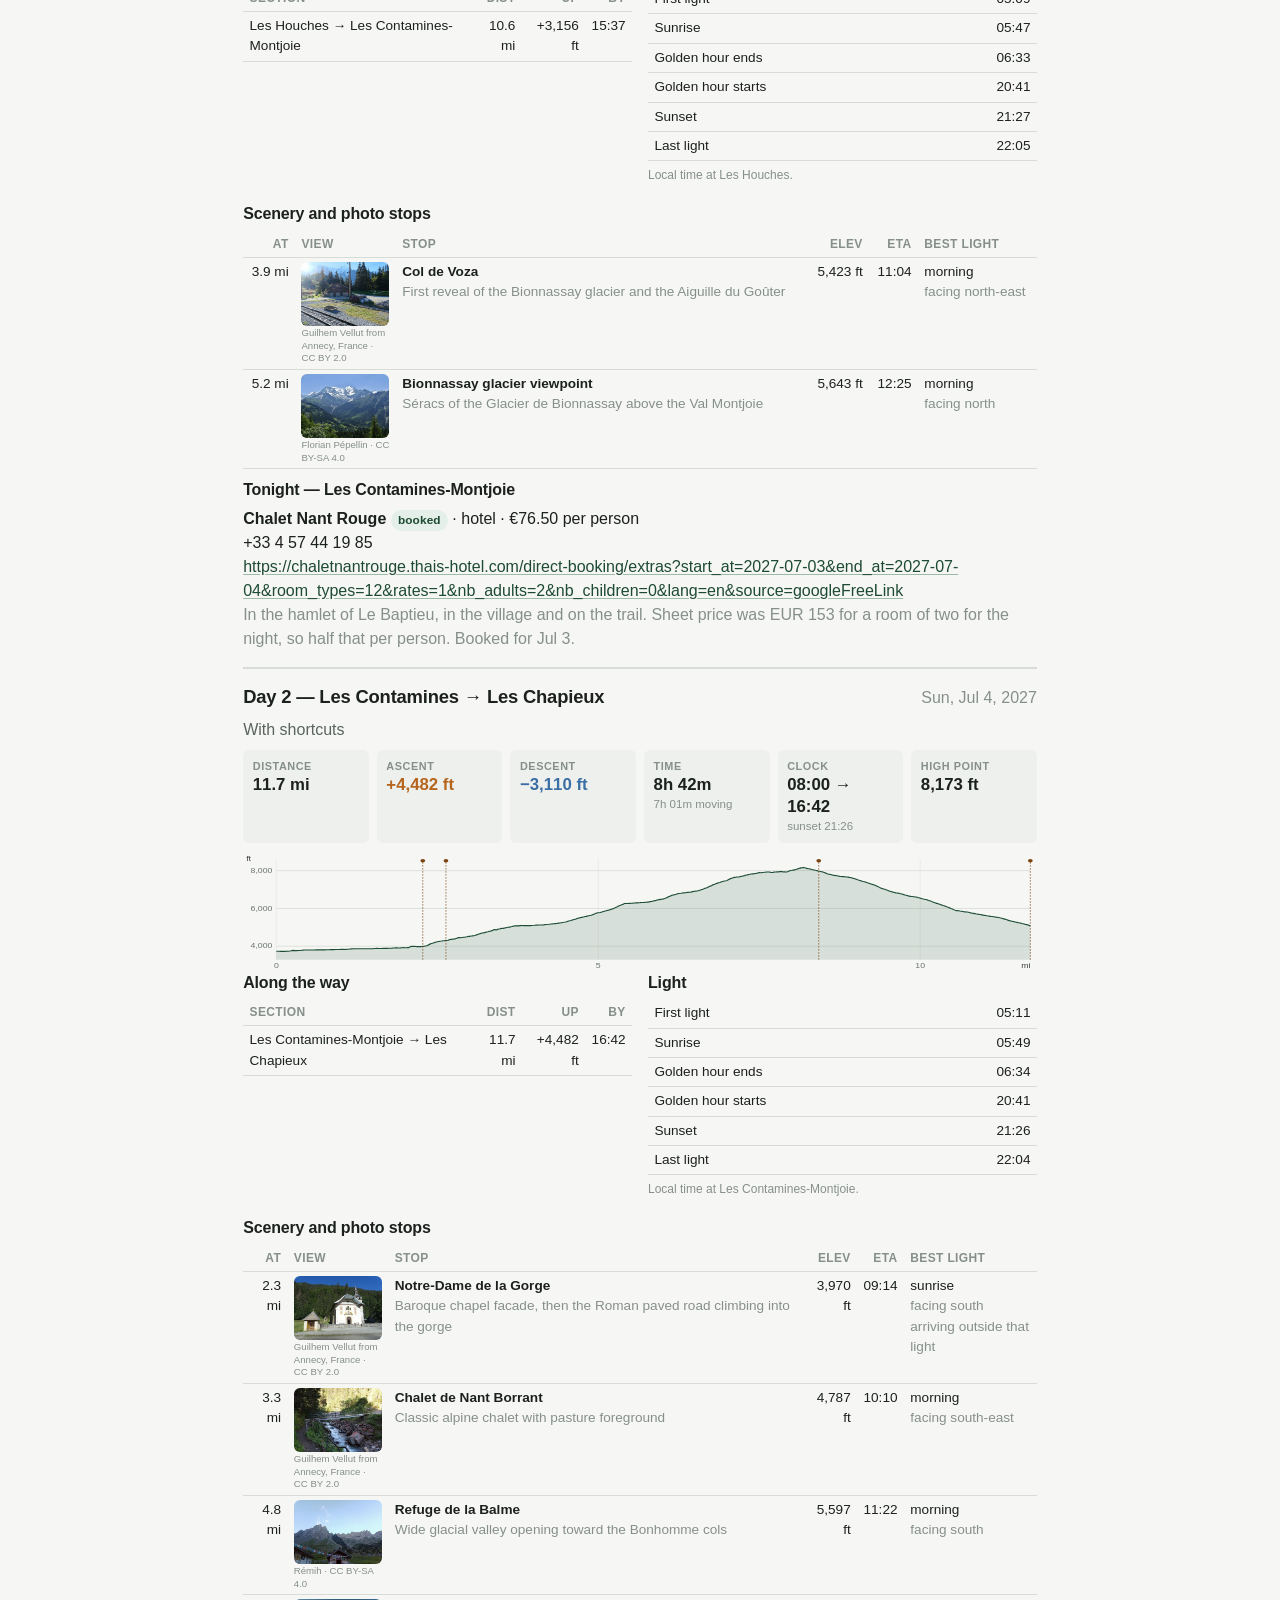
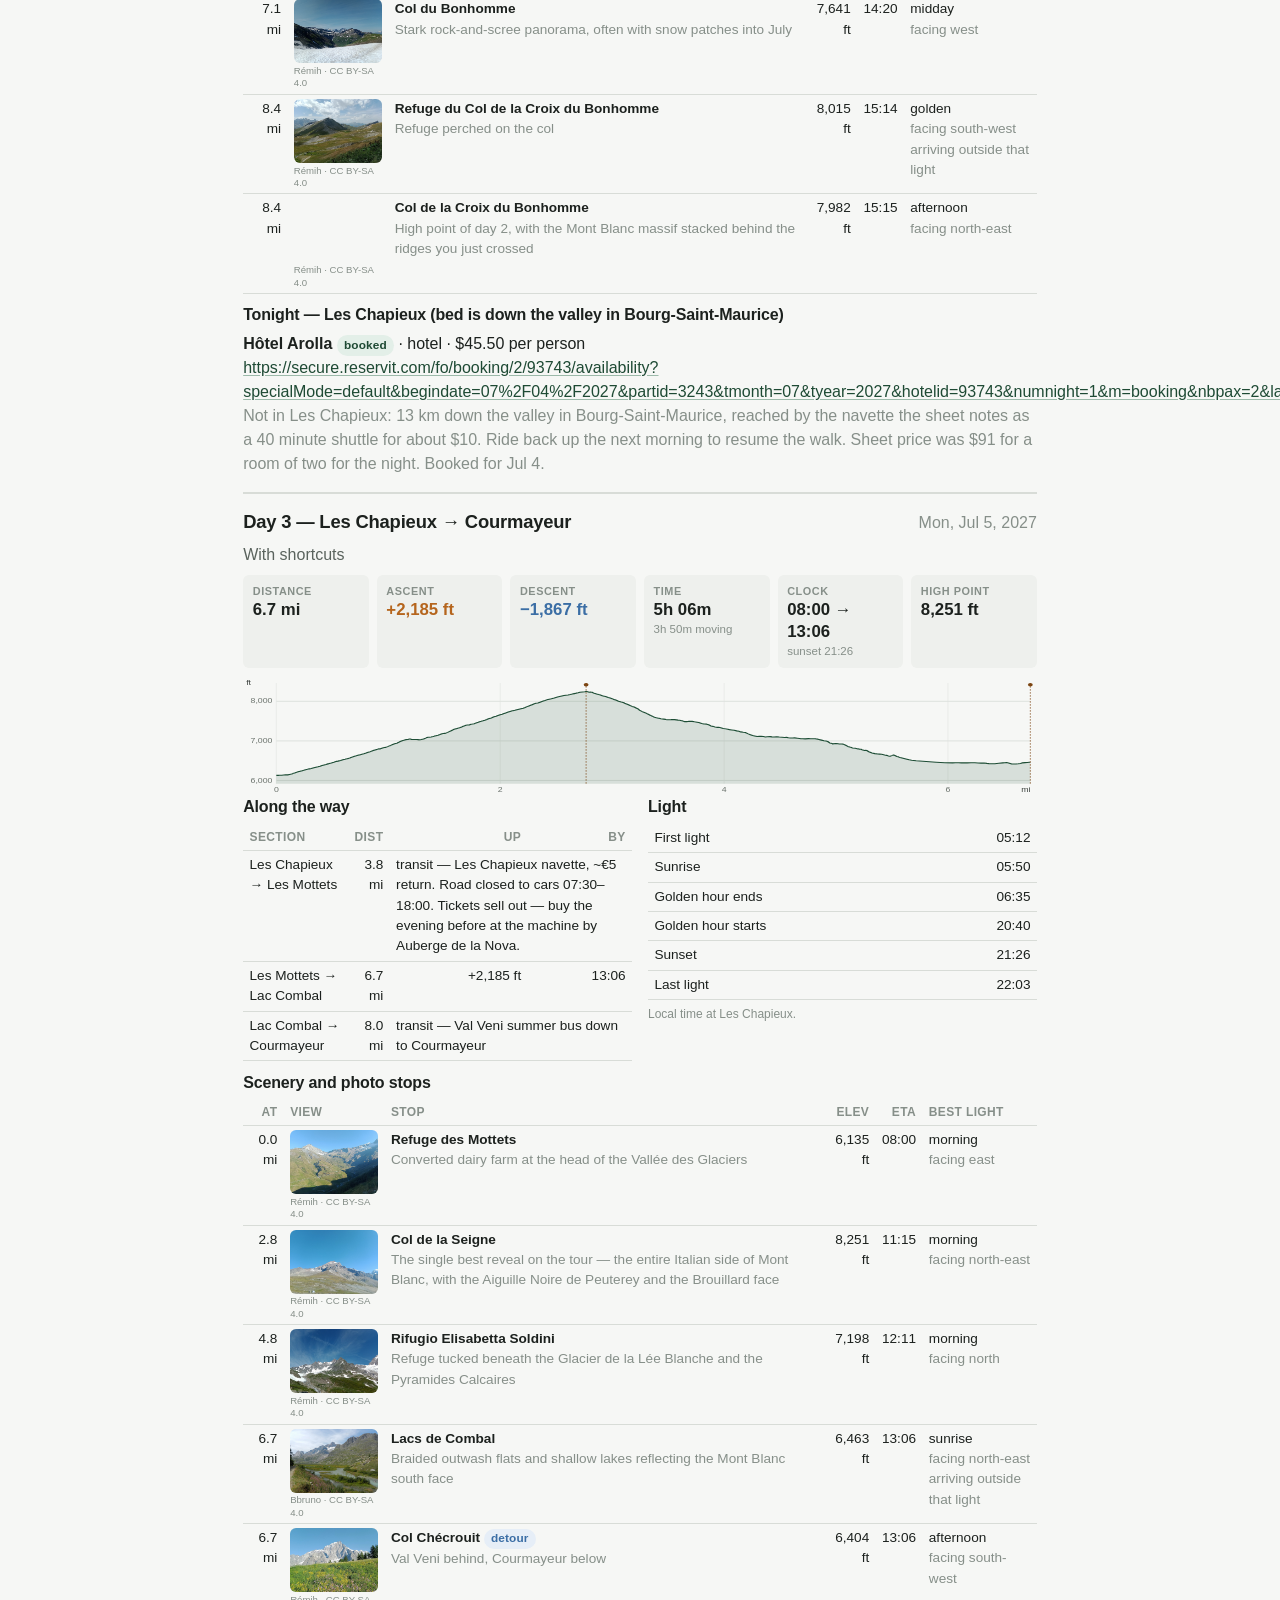
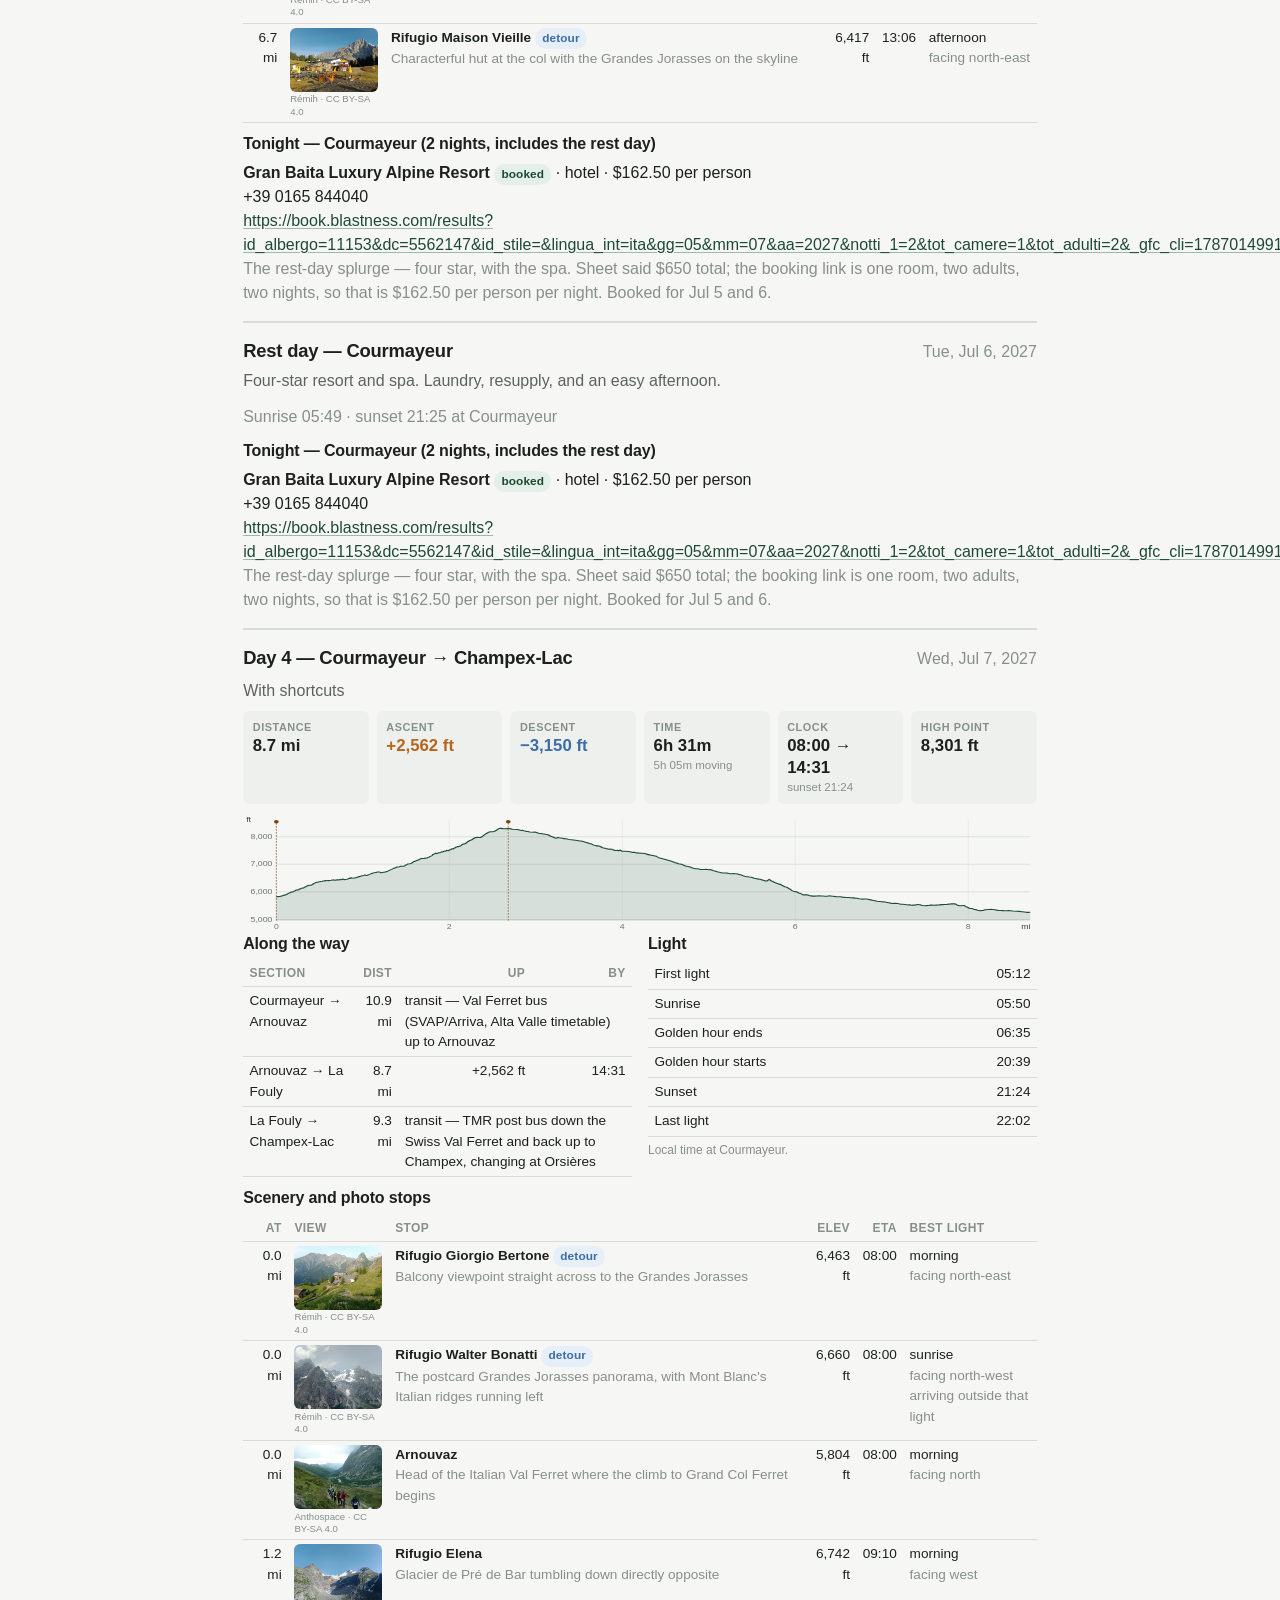
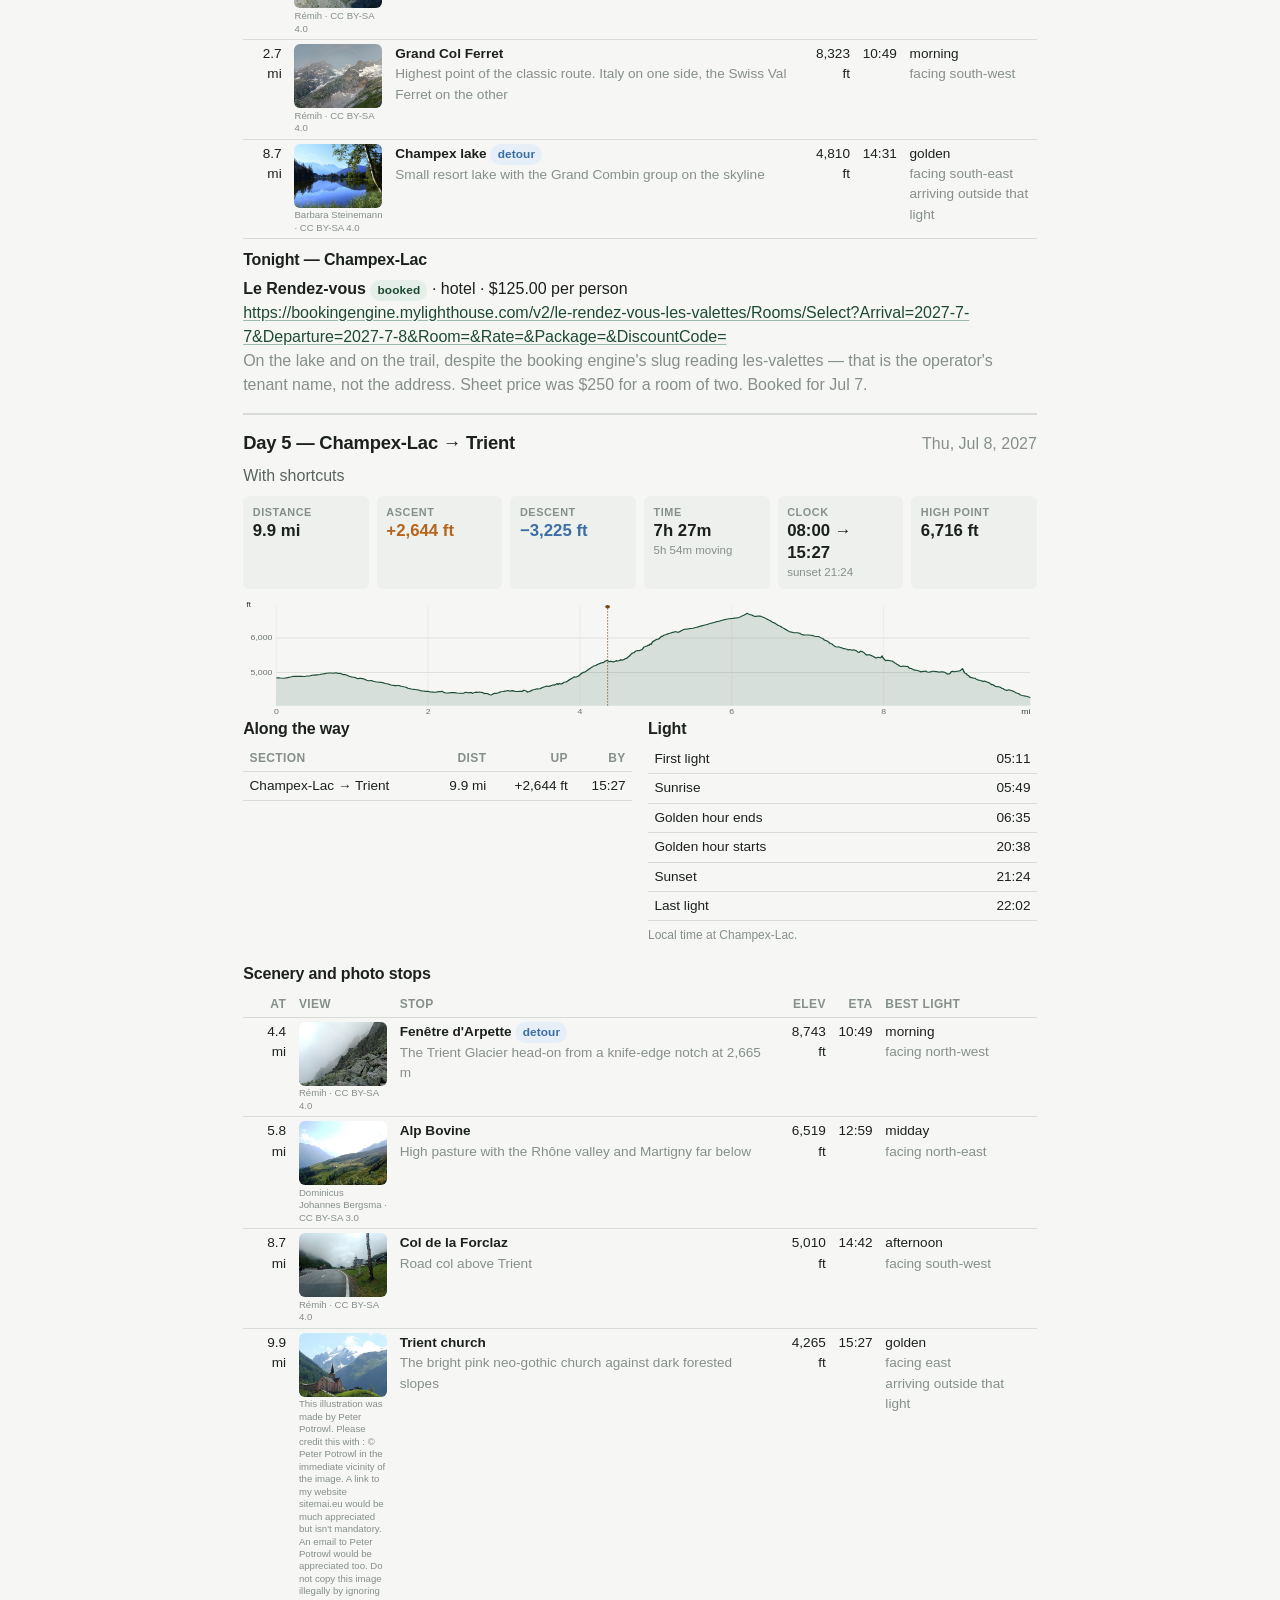
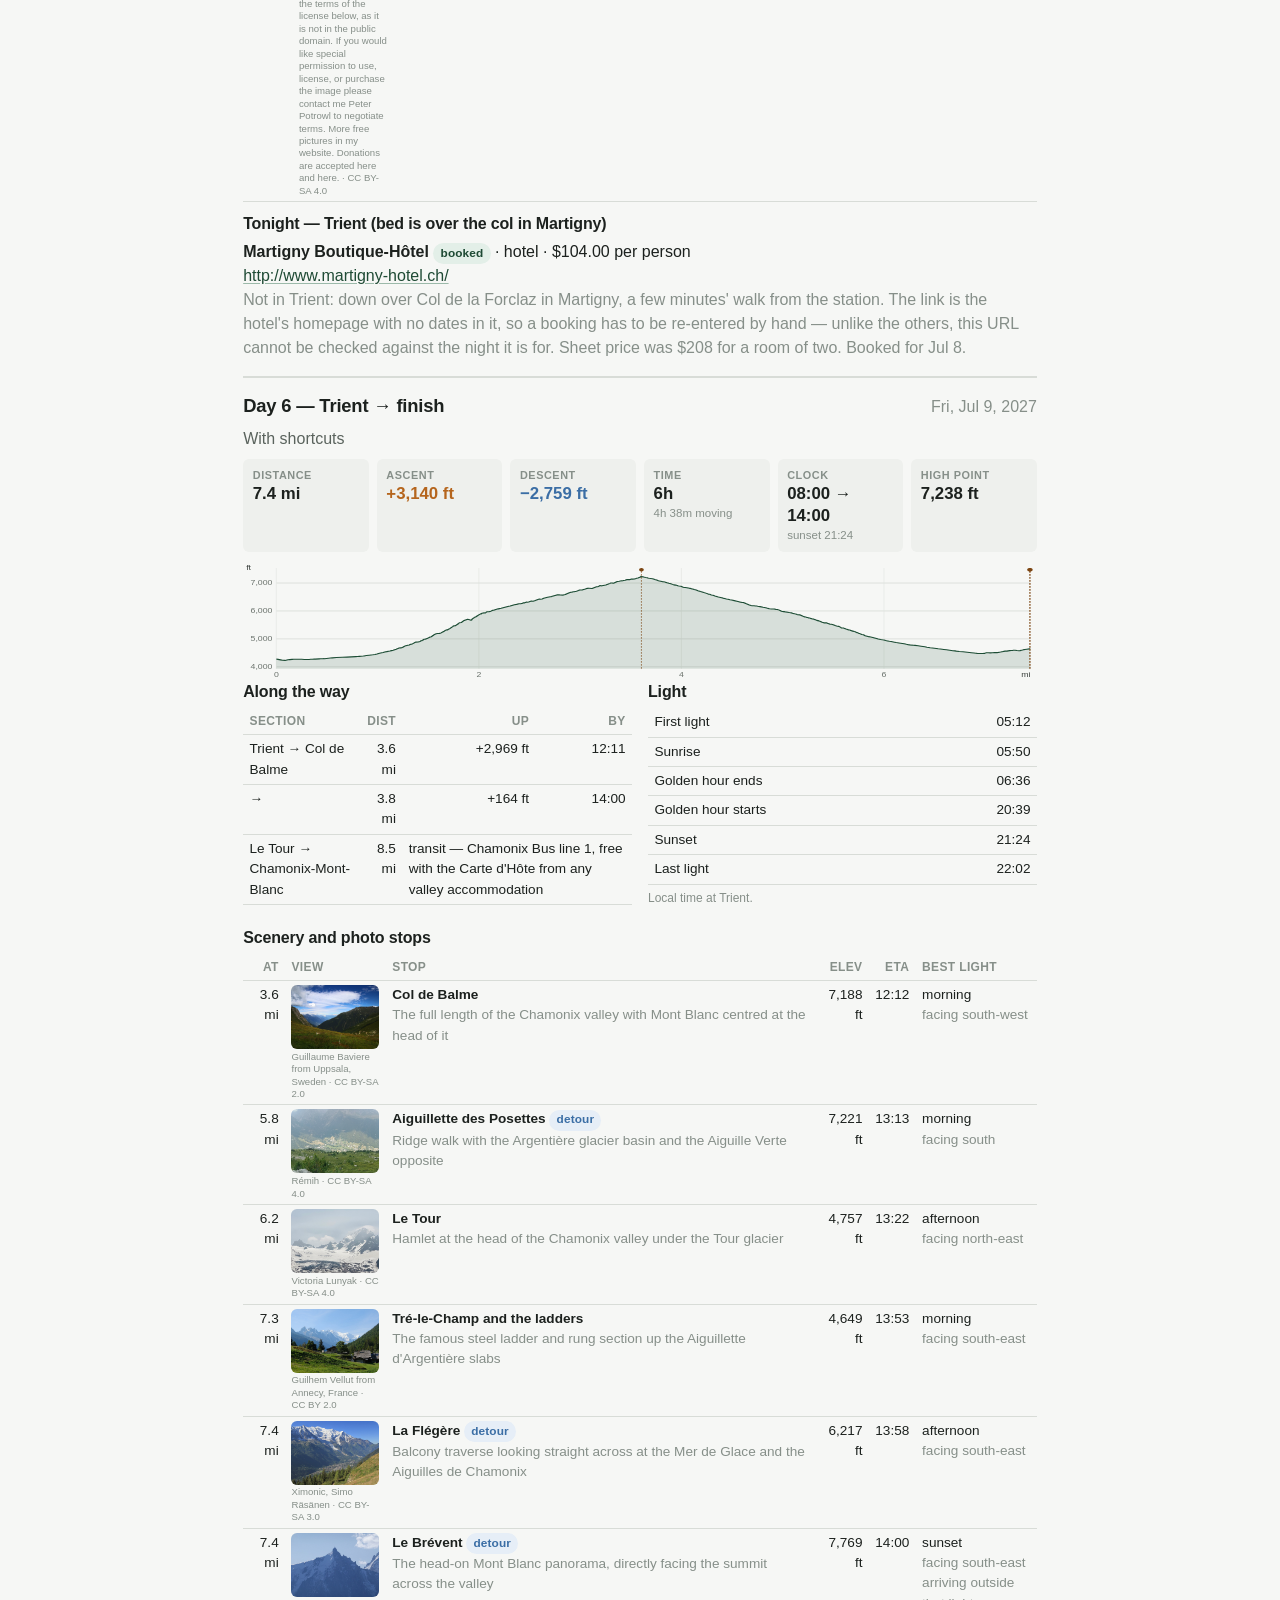
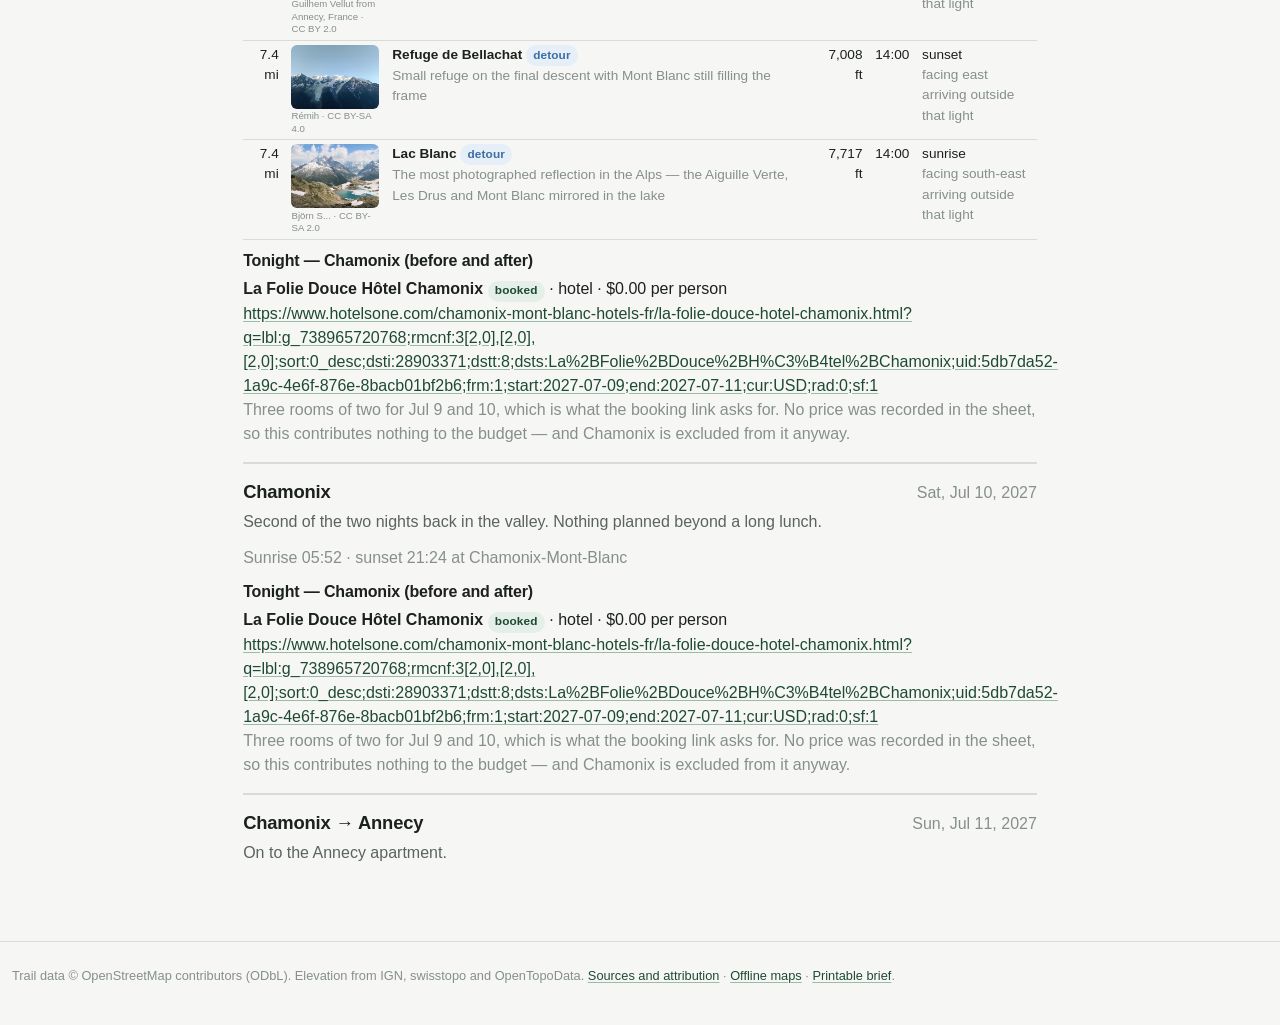
<file: print.html>
<!doctype html>
<html lang="en">
  <head>
    <meta charset="utf-8" />
    <meta name="viewport" content="width=device-width, initial-scale=1, viewport-fit=cover" />
    <title>Trail brief — Tour du Mont Blanc</title>
    <meta
      name="description"
      content="Printable day-by-day trail brief for our Tour du Mont Blanc hike: distances, climbs, timings, scenery stops and lodging."
    />
    <meta name="theme-color" content="#2f6f4e" />
    <link rel="manifest" href="manifest.webmanifest" />
    <link rel="stylesheet" href="assets/css/base.css" />
    <link rel="stylesheet" href="assets/css/components.css" />
    <link rel="icon" href="assets/icons/icon.svg" type="image/svg+xml" />
    <link rel="apple-touch-icon" href="assets/icons/apple-touch-icon.png" />
    <meta name="apple-mobile-web-app-capable" content="yes" />
    <link rel="stylesheet" href="assets/css/print.css" />
  </head>
  <body>
    <main class="app-main">
      <div class="page-head print-hide">
        <div>
          <h1>Trail brief</h1>
          <p class="muted">
            Everything for the trail on one printable sheet per day — carry it as
            a backup for a dead phone or no signal.
          </p>
        </div>
        <div class="row row--tight">
          <button class="btn" type="button" id="export-all">Download all data</button>
          <button class="btn btn--primary" type="button" id="print">Print</button>
        </div>
      </div>

      <section class="card print-hide">
        <div class="card__body">
          <div class="row row--tight">
                <label class="checkbox">
                  <input type="checkbox" id="opt-scenery" checked />
                  Scenery and light
                </label>
                <label class="checkbox">
                  <input type="checkbox" id="opt-photos" checked />
                  View photos
                </label>
            <label class="checkbox">
              <input type="checkbox" id="opt-lodging" checked />
              Lodging
            </label>
            <label class="checkbox">
              <input type="checkbox" id="opt-profile" checked />
              Elevation profiles
            </label>
            <label class="checkbox">
              <input type="checkbox" id="opt-money" />
              Money summary
            </label>
          </div>
        </div>
      </section>

      <div class="brief" id="brief">
        <p class="center-note">Loading trip…</p>
      </div>

      <div class="brief__foot" id="brief-foot"></div>
    </main>

    <script type="module" src="assets/js/pages/print.js"></script>
  </body>
</html>
</file>
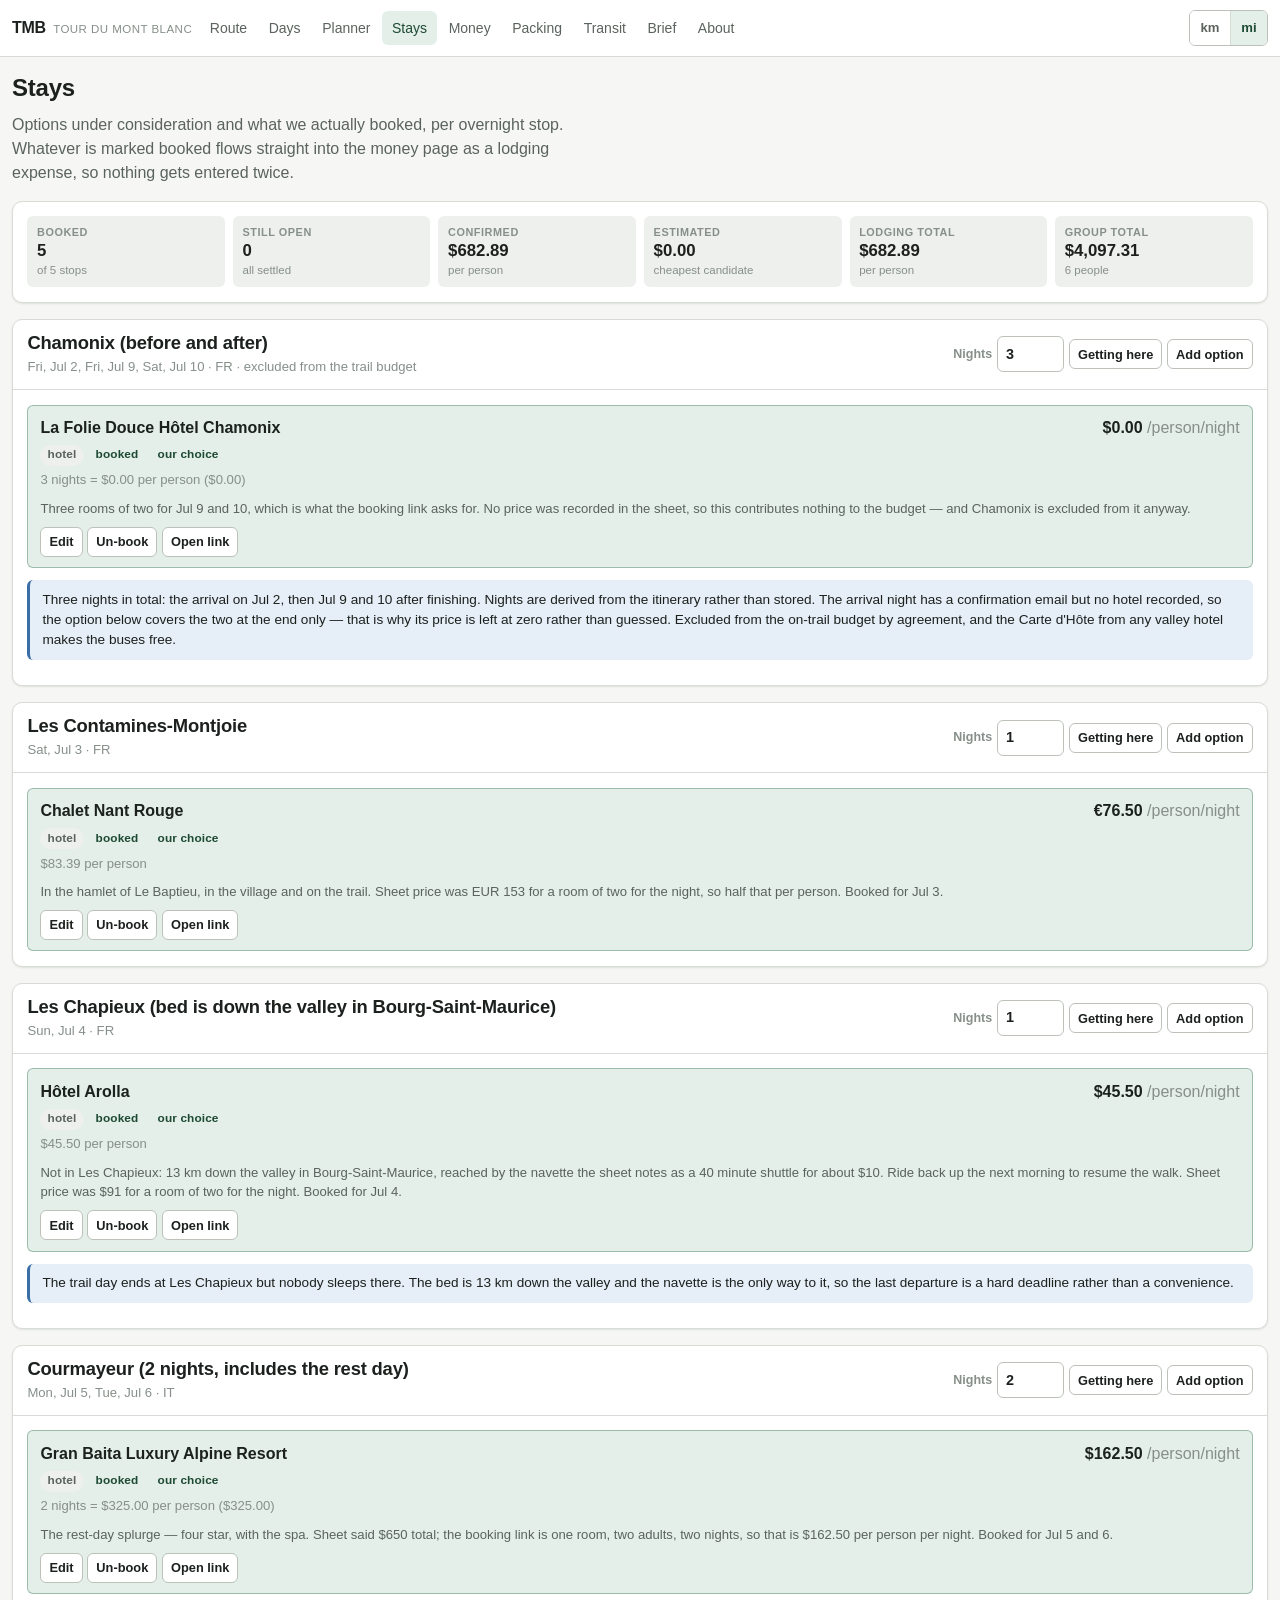
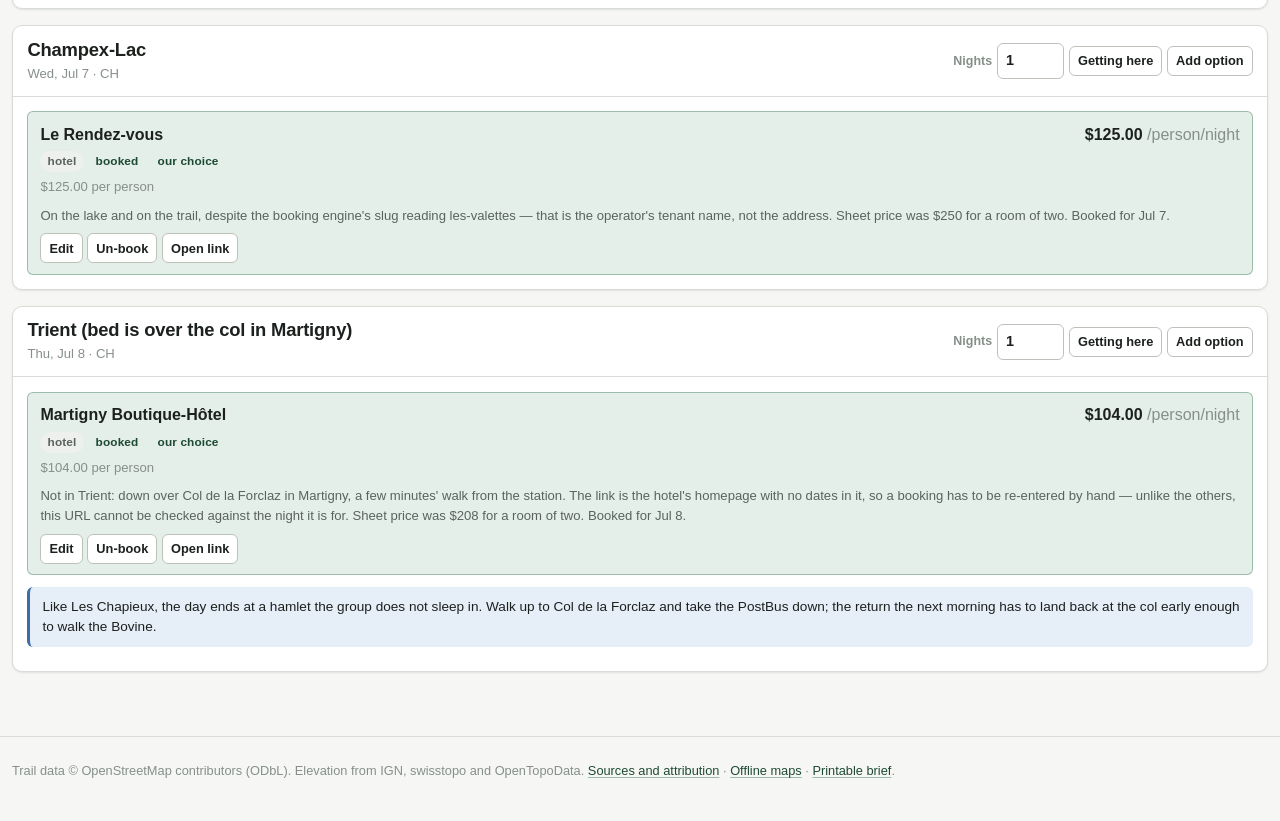
<file: stays.html>
<!doctype html>
<html lang="en">
  <head>
    <meta charset="utf-8" />
    <meta name="viewport" content="width=device-width, initial-scale=1, viewport-fit=cover" />
    <title>Stays — Tour du Mont Blanc</title>
    <meta name="theme-color" content="#2f6f4e" />
    <link rel="stylesheet" href="assets/css/base.css" />
    <link rel="stylesheet" href="assets/css/components.css" />
    <link rel="stylesheet" href="assets/css/print.css" />
    <link rel="manifest" href="manifest.webmanifest" />
    <link rel="icon" href="assets/icons/icon.svg" type="image/svg+xml" />
    <link rel="apple-touch-icon" href="assets/icons/apple-touch-icon.png" />
    <meta name="apple-mobile-web-app-capable" content="yes" />
  </head>
  <body>
    <main class="app-main">
      <div class="page-head">
        <div>
          <h1>Stays</h1>
          <p class="muted">
            Options under consideration and what we actually booked, per overnight
            stop. Whatever is marked booked flows straight into the money page as a
            lodging expense, so nothing gets entered twice.
          </p>
        </div>
      </div>

      <div class="stack">
        <section class="card">
          <div class="card__body">
            <div class="stats" id="stay-stats"></div>
          </div>
        </section>

        <div id="stops" class="stack"></div>
      </div>
    </main>

    <dialog id="option-dialog">
      <form method="dialog" class="dialog__head">
        <h2 id="option-title">Lodging option</h2>
        <button class="btn btn--sm" value="cancel">Close</button>
      </form>
      <div class="dialog__body">
        <div class="stack stack--tight">
          <div class="field">
            <label for="option-name">Name</label>
            <input type="text" id="option-name" required placeholder="Hotel or refuge name" />
          </div>
          <div class="field-row">
            <div class="field">
              <label for="option-type">Type</label>
              <select id="option-type">
                <option value="hotel">Hotel</option>
                <option value="refuge">Refuge</option>
                <option value="gite">Gîte</option>
                <option value="apartment">Apartment</option>
                <option value="dormitory">Dormitory</option>
              </select>
            </div>
            <div class="field">
              <label for="option-price">Price per person / night</label>
              <input type="number" id="option-price" min="0" step="1" />
            </div>
            <div class="field">
              <label for="option-currency">Currency</label>
              <select id="option-currency"></select>
            </div>
          </div>
          <div class="field-row">
            <div class="field">
              <label for="option-status">Status</label>
              <select id="option-status">
                <option value="idea">Idea</option>
                <option value="contacted">Contacted</option>
                <option value="held">Held</option>
                <option value="booked">Booked</option>
                <option value="rejected">Rejected</option>
              </select>
            </div>
            <div class="field">
              <label for="option-paidby">Paid by</label>
              <select id="option-paidby"></select>
            </div>
            <div class="field">
              <label for="option-ref">Booking reference</label>
              <input type="text" id="option-ref" />
            </div>
          </div>
          <div class="field">
            <label for="option-url">Link</label>
            <input type="url" id="option-url" placeholder="https://" />
          </div>
          <div class="field">
            <label for="option-note">Notes</label>
            <textarea id="option-note" placeholder="Room configuration, cancellation terms, what is included"></textarea>
          </div>
          <label class="checkbox">
            <input type="checkbox" id="option-halfboard" /> Half board (dinner and breakfast included)
          </label>
        </div>
      </div>
      <div class="dialog__foot">
        <button class="btn btn--danger" type="button" id="option-delete">Delete</button>
        <button class="btn btn--primary" type="button" id="option-save">Save</button>
      </div>
    </dialog>

    <script type="module" src="assets/js/pages/stays.js"></script>
  </body>
</html>
</file>
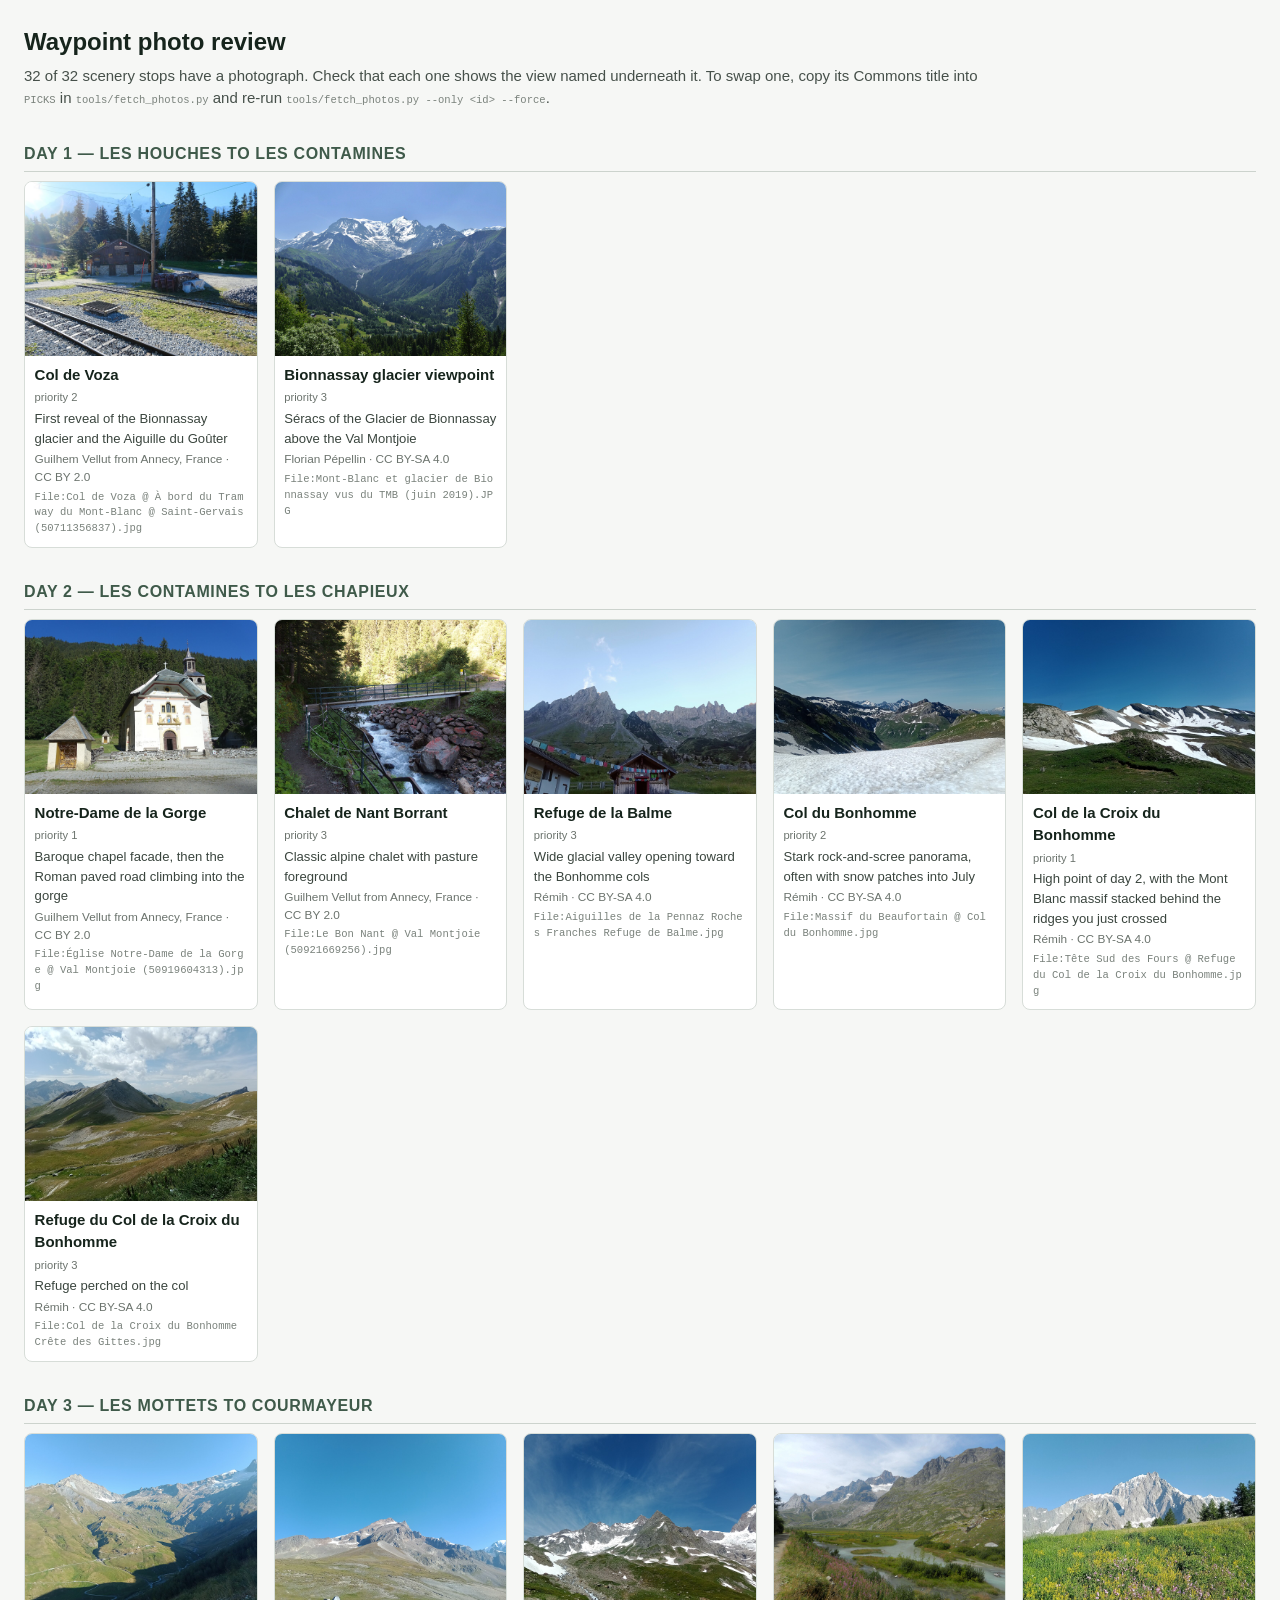
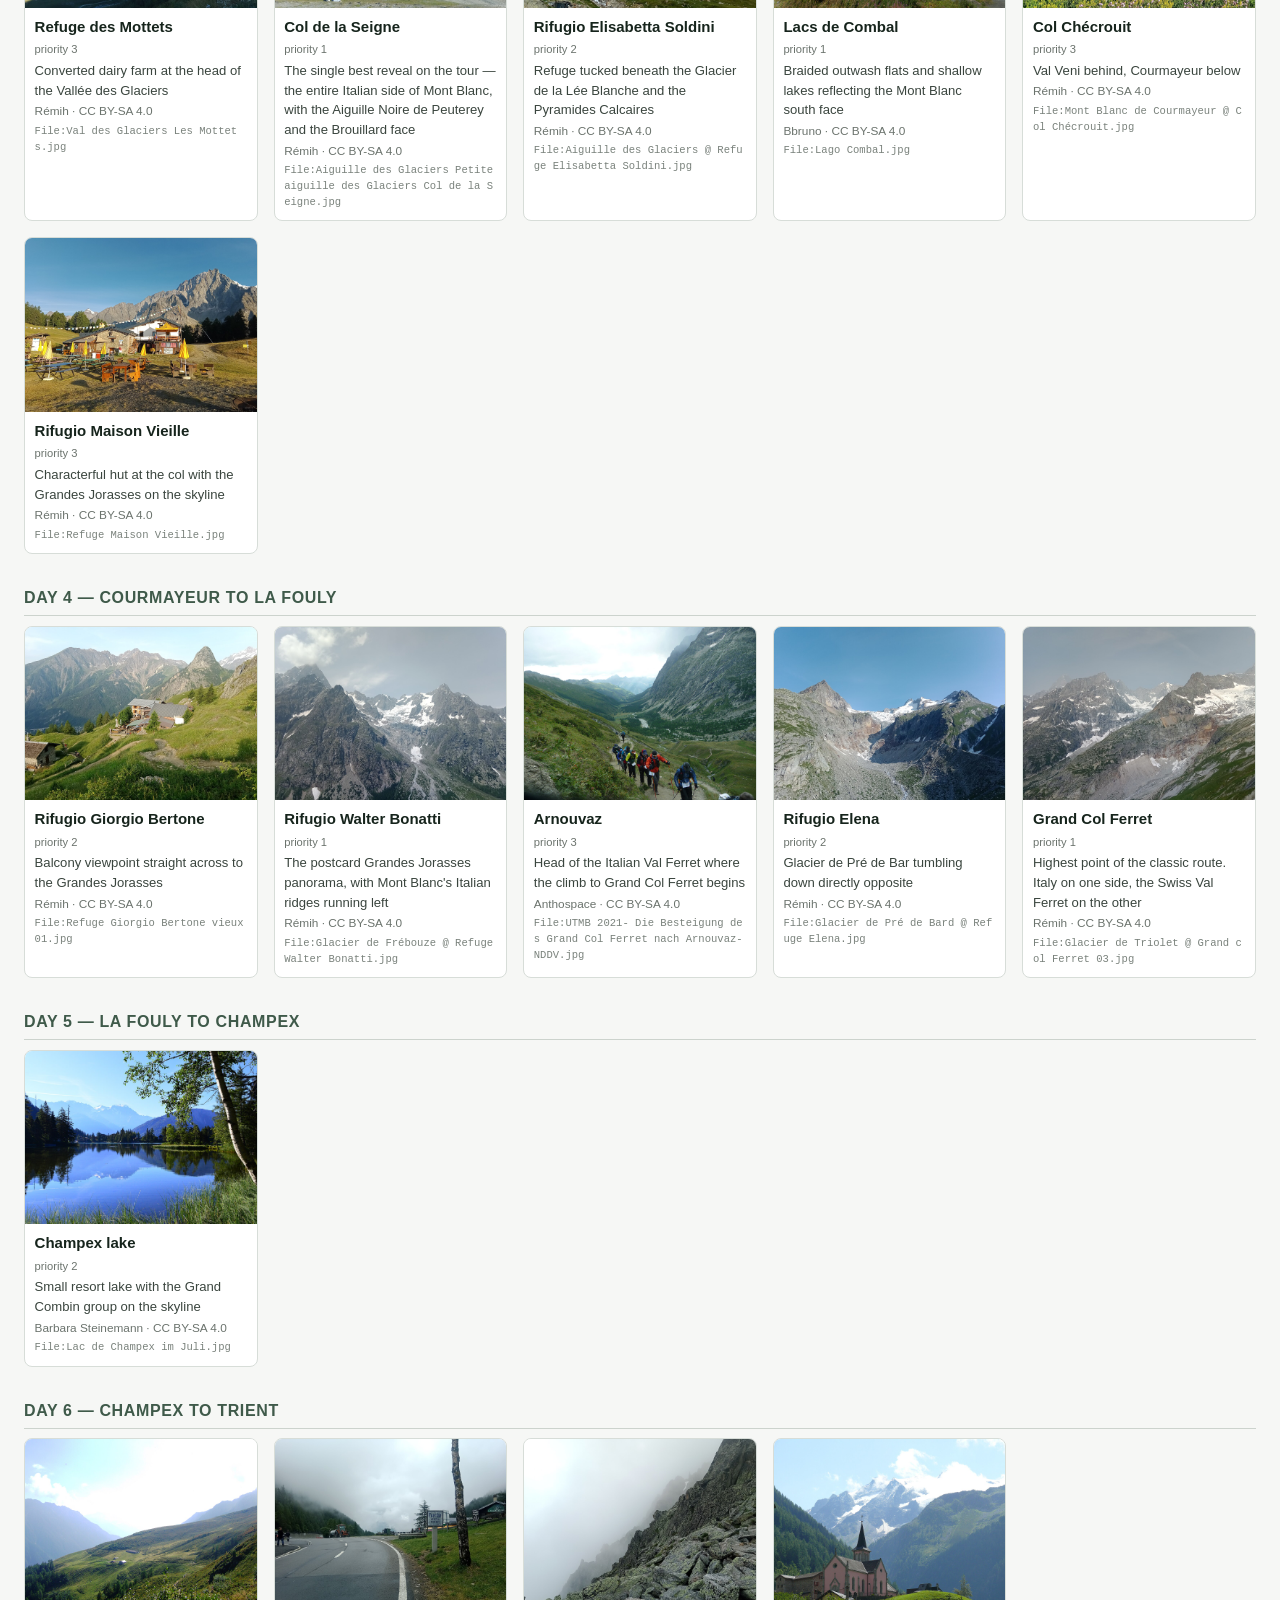
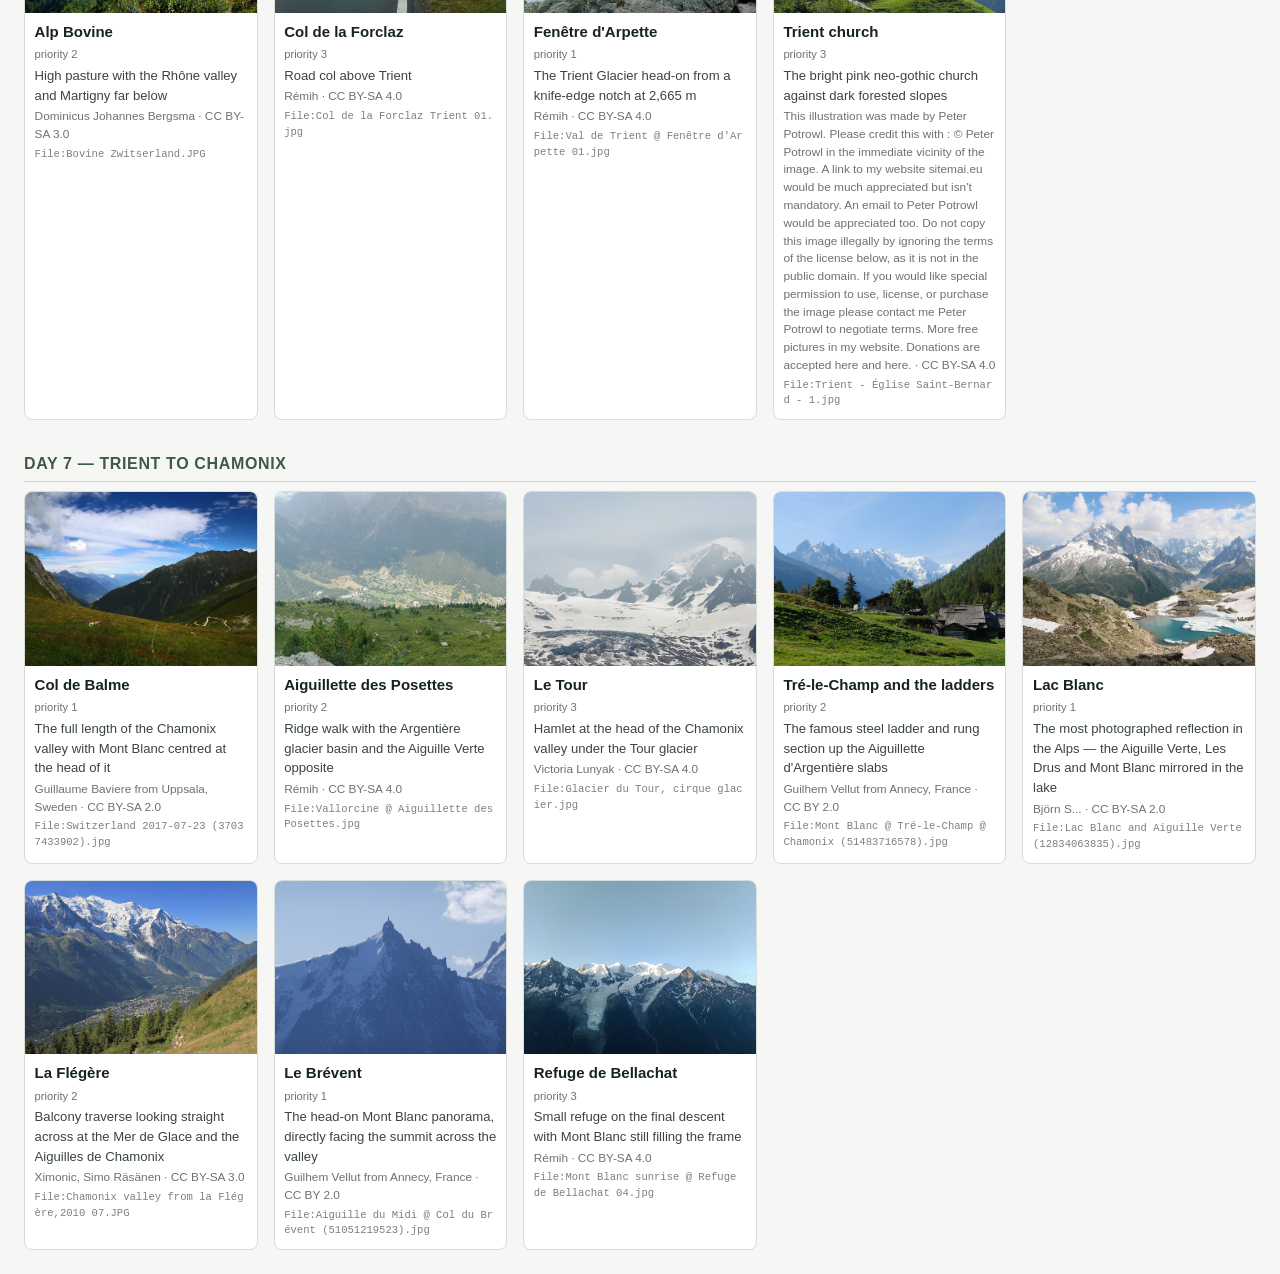
<file: docs/photo-review.html>
<!doctype html>
<html lang="en">
<head>
<meta charset="utf-8" />
<meta name="viewport" content="width=device-width, initial-scale=1" />
<title>Waypoint photo review — TMB</title>
<style>
  body { font: 15px/1.5 -apple-system, BlinkMacSystemFont, 'Segoe UI', Roboto, sans-serif;
         margin: 0; padding: 1.5rem; background: #f6f7f5; color: #16241c; }
  h1 { margin: 0 0 .3rem; font-size: 1.5rem; }
  h2 { margin: 2rem 0 .6rem; font-size: 1rem; text-transform: uppercase;
        letter-spacing: .04em; color: #3f5a4a; border-bottom: 1px solid #ccd3cd;
        padding-bottom: .3rem; }
  p.lede { margin: 0 0 .5rem; color: #46504a; max-width: 60rem; }
  .grid { display: grid; gap: 1rem;
           grid-template-columns: repeat(auto-fill, minmax(230px, 1fr)); }
  .card { margin: 0; background: #fff; border: 1px solid #d7ddd8; border-radius: 8px;
           overflow: hidden; }
  .card--missing { border-color: #b3474a; }
  .card img { display: block; width: 100%; aspect-ratio: 4/3; object-fit: cover; }
  .missing { display: grid; place-items: center; aspect-ratio: 4/3;
              background: #f4e9e9; color: #8a3a3d; font-weight: 600; }
  figcaption { padding: .5rem .6rem .6rem; display: grid; gap: .18rem; }
  .prio { font-size: .7rem; color: #6b736d; }
  .subject { font-size: .82rem; color: #3a453e; }
  .credit { font-size: .74rem; color: #6b736d; }
  code { font-size: .66rem; color: #7a827c; word-break: break-all; }
</style>
</head>
<body>
<h1>Waypoint photo review</h1>
<p class="lede">
  32 of 32 scenery stops have a photograph. Check that each
  one shows the view named underneath it. To swap one, copy its Commons title into
  <code>PICKS</code> in <code>tools/fetch_photos.py</code> and re-run
  <code>tools/fetch_photos.py --only &lt;id&gt; --force</code>.
</p>
<h2>Day 1 — Les Houches to Les Contamines</h2>
<div class="grid">
        <figure class="card">
          <img src="../assets/photos/col-de-voza.jpg" alt="" loading="lazy" />
          <figcaption>
            <strong>Col de Voza</strong>
            <span class="prio">priority 2</span>
            <span class="subject">First reveal of the Bionnassay glacier and the Aiguille du Goûter</span>
            <span class="credit">Guilhem Vellut from Annecy, France · CC BY 2.0</span>
            <code>File:Col de Voza @ À bord du Tramway du Mont-Blanc @ Saint-Gervais (50711356837).jpg</code>
          </figcaption>
        </figure>

        <figure class="card">
          <img src="../assets/photos/bionnassay-glacier-view.jpg" alt="" loading="lazy" />
          <figcaption>
            <strong>Bionnassay glacier viewpoint</strong>
            <span class="prio">priority 3</span>
            <span class="subject">Séracs of the Glacier de Bionnassay above the Val Montjoie</span>
            <span class="credit">Florian Pépellin · CC BY-SA 4.0</span>
            <code>File:Mont-Blanc et glacier de Bionnassay vus du TMB (juin 2019).JPG</code>
          </figcaption>
        </figure></div>
<h2>Day 2 — Les Contamines to Les Chapieux</h2>
<div class="grid">
        <figure class="card">
          <img src="../assets/photos/notre-dame-de-la-gorge.jpg" alt="" loading="lazy" />
          <figcaption>
            <strong>Notre-Dame de la Gorge</strong>
            <span class="prio">priority 1</span>
            <span class="subject">Baroque chapel facade, then the Roman paved road climbing into the gorge</span>
            <span class="credit">Guilhem Vellut from Annecy, France · CC BY 2.0</span>
            <code>File:Église Notre-Dame de la Gorge @ Val Montjoie (50919604313).jpg</code>
          </figcaption>
        </figure>

        <figure class="card">
          <img src="../assets/photos/nant-borrant.jpg" alt="" loading="lazy" />
          <figcaption>
            <strong>Chalet de Nant Borrant</strong>
            <span class="prio">priority 3</span>
            <span class="subject">Classic alpine chalet with pasture foreground</span>
            <span class="credit">Guilhem Vellut from Annecy, France · CC BY 2.0</span>
            <code>File:Le Bon Nant @ Val Montjoie (50921669256).jpg</code>
          </figcaption>
        </figure>

        <figure class="card">
          <img src="../assets/photos/refuge-de-la-balme.jpg" alt="" loading="lazy" />
          <figcaption>
            <strong>Refuge de la Balme</strong>
            <span class="prio">priority 3</span>
            <span class="subject">Wide glacial valley opening toward the Bonhomme cols</span>
            <span class="credit">Rémih · CC BY-SA 4.0</span>
            <code>File:Aiguilles de la Pennaz Roches Franches Refuge de Balme.jpg</code>
          </figcaption>
        </figure>

        <figure class="card">
          <img src="../assets/photos/col-du-bonhomme.jpg" alt="" loading="lazy" />
          <figcaption>
            <strong>Col du Bonhomme</strong>
            <span class="prio">priority 2</span>
            <span class="subject">Stark rock-and-scree panorama, often with snow patches into July</span>
            <span class="credit">Rémih · CC BY-SA 4.0</span>
            <code>File:Massif du Beaufortain @ Col du Bonhomme.jpg</code>
          </figcaption>
        </figure>

        <figure class="card">
          <img src="../assets/photos/croix-du-bonhomme.jpg" alt="" loading="lazy" />
          <figcaption>
            <strong>Col de la Croix du Bonhomme</strong>
            <span class="prio">priority 1</span>
            <span class="subject">High point of day 2, with the Mont Blanc massif stacked behind the ridges you just crossed</span>
            <span class="credit">Rémih · CC BY-SA 4.0</span>
            <code>File:Tête Sud des Fours @ Refuge du Col de la Croix du Bonhomme.jpg</code>
          </figcaption>
        </figure>

        <figure class="card">
          <img src="../assets/photos/refuge-croix-du-bonhomme.jpg" alt="" loading="lazy" />
          <figcaption>
            <strong>Refuge du Col de la Croix du Bonhomme</strong>
            <span class="prio">priority 3</span>
            <span class="subject">Refuge perched on the col</span>
            <span class="credit">Rémih · CC BY-SA 4.0</span>
            <code>File:Col de la Croix du Bonhomme Crête des Gittes.jpg</code>
          </figcaption>
        </figure></div>
<h2>Day 3 — Les Mottets to Courmayeur</h2>
<div class="grid">
        <figure class="card">
          <img src="../assets/photos/refuge-des-mottets.jpg" alt="" loading="lazy" />
          <figcaption>
            <strong>Refuge des Mottets</strong>
            <span class="prio">priority 3</span>
            <span class="subject">Converted dairy farm at the head of the Vallée des Glaciers</span>
            <span class="credit">Rémih · CC BY-SA 4.0</span>
            <code>File:Val des Glaciers Les Mottets.jpg</code>
          </figcaption>
        </figure>

        <figure class="card">
          <img src="../assets/photos/col-de-la-seigne.jpg" alt="" loading="lazy" />
          <figcaption>
            <strong>Col de la Seigne</strong>
            <span class="prio">priority 1</span>
            <span class="subject">The single best reveal on the tour — the entire Italian side of Mont Blanc, with the Aiguille Noire de Peuterey and the Brouillard face</span>
            <span class="credit">Rémih · CC BY-SA 4.0</span>
            <code>File:Aiguille des Glaciers Petite aiguille des Glaciers Col de la Seigne.jpg</code>
          </figcaption>
        </figure>

        <figure class="card">
          <img src="../assets/photos/rifugio-elisabetta.jpg" alt="" loading="lazy" />
          <figcaption>
            <strong>Rifugio Elisabetta Soldini</strong>
            <span class="prio">priority 2</span>
            <span class="subject">Refuge tucked beneath the Glacier de la Lée Blanche and the Pyramides Calcaires</span>
            <span class="credit">Rémih · CC BY-SA 4.0</span>
            <code>File:Aiguille des Glaciers @ Refuge Elisabetta Soldini.jpg</code>
          </figcaption>
        </figure>

        <figure class="card">
          <img src="../assets/photos/lac-combal.jpg" alt="" loading="lazy" />
          <figcaption>
            <strong>Lacs de Combal</strong>
            <span class="prio">priority 1</span>
            <span class="subject">Braided outwash flats and shallow lakes reflecting the Mont Blanc south face</span>
            <span class="credit">Bbruno · CC BY-SA 4.0</span>
            <code>File:Lago Combal.jpg</code>
          </figcaption>
        </figure>

        <figure class="card">
          <img src="../assets/photos/col-checrouit.jpg" alt="" loading="lazy" />
          <figcaption>
            <strong>Col Chécrouit</strong>
            <span class="prio">priority 3</span>
            <span class="subject">Val Veni behind, Courmayeur below</span>
            <span class="credit">Rémih · CC BY-SA 4.0</span>
            <code>File:Mont Blanc de Courmayeur @ Col Chécrouit.jpg</code>
          </figcaption>
        </figure>

        <figure class="card">
          <img src="../assets/photos/rifugio-maison-vieille.jpg" alt="" loading="lazy" />
          <figcaption>
            <strong>Rifugio Maison Vieille</strong>
            <span class="prio">priority 3</span>
            <span class="subject">Characterful hut at the col with the Grandes Jorasses on the skyline</span>
            <span class="credit">Rémih · CC BY-SA 4.0</span>
            <code>File:Refuge Maison Vieille.jpg</code>
          </figcaption>
        </figure></div>
<h2>Day 4 — Courmayeur to La Fouly</h2>
<div class="grid">
        <figure class="card">
          <img src="../assets/photos/rifugio-bertone.jpg" alt="" loading="lazy" />
          <figcaption>
            <strong>Rifugio Giorgio Bertone</strong>
            <span class="prio">priority 2</span>
            <span class="subject">Balcony viewpoint straight across to the Grandes Jorasses</span>
            <span class="credit">Rémih · CC BY-SA 4.0</span>
            <code>File:Refuge Giorgio Bertone vieux 01.jpg</code>
          </figcaption>
        </figure>

        <figure class="card">
          <img src="../assets/photos/rifugio-bonatti.jpg" alt="" loading="lazy" />
          <figcaption>
            <strong>Rifugio Walter Bonatti</strong>
            <span class="prio">priority 1</span>
            <span class="subject">The postcard Grandes Jorasses panorama, with Mont Blanc&#x27;s Italian ridges running left</span>
            <span class="credit">Rémih · CC BY-SA 4.0</span>
            <code>File:Glacier de Frébouze @ Refuge Walter Bonatti.jpg</code>
          </figcaption>
        </figure>

        <figure class="card">
          <img src="../assets/photos/arnouvaz.jpg" alt="" loading="lazy" />
          <figcaption>
            <strong>Arnouvaz</strong>
            <span class="prio">priority 3</span>
            <span class="subject">Head of the Italian Val Ferret where the climb to Grand Col Ferret begins</span>
            <span class="credit">Anthospace · CC BY-SA 4.0</span>
            <code>File:UTMB 2021- Die Besteigung des Grand Col Ferret nach Arnouvaz- NDDV.jpg</code>
          </figcaption>
        </figure>

        <figure class="card">
          <img src="../assets/photos/rifugio-elena.jpg" alt="" loading="lazy" />
          <figcaption>
            <strong>Rifugio Elena</strong>
            <span class="prio">priority 2</span>
            <span class="subject">Glacier de Pré de Bar tumbling down directly opposite</span>
            <span class="credit">Rémih · CC BY-SA 4.0</span>
            <code>File:Glacier de Pré de Bard @ Refuge Elena.jpg</code>
          </figcaption>
        </figure>

        <figure class="card">
          <img src="../assets/photos/grand-col-ferret.jpg" alt="" loading="lazy" />
          <figcaption>
            <strong>Grand Col Ferret</strong>
            <span class="prio">priority 1</span>
            <span class="subject">Highest point of the classic route. Italy on one side, the Swiss Val Ferret on the other</span>
            <span class="credit">Rémih · CC BY-SA 4.0</span>
            <code>File:Glacier de Triolet @ Grand col Ferret 03.jpg</code>
          </figcaption>
        </figure></div>
<h2>Day 5 — La Fouly to Champex</h2>
<div class="grid">
        <figure class="card">
          <img src="../assets/photos/champex-lac-lake.jpg" alt="" loading="lazy" />
          <figcaption>
            <strong>Champex lake</strong>
            <span class="prio">priority 2</span>
            <span class="subject">Small resort lake with the Grand Combin group on the skyline</span>
            <span class="credit">Barbara Steinemann · CC BY-SA 4.0</span>
            <code>File:Lac de Champex im Juli.jpg</code>
          </figcaption>
        </figure></div>
<h2>Day 6 — Champex to Trient</h2>
<div class="grid">
        <figure class="card">
          <img src="../assets/photos/alp-bovine.jpg" alt="" loading="lazy" />
          <figcaption>
            <strong>Alp Bovine</strong>
            <span class="prio">priority 2</span>
            <span class="subject">High pasture with the Rhône valley and Martigny far below</span>
            <span class="credit">Dominicus Johannes Bergsma · CC BY-SA 3.0</span>
            <code>File:Bovine Zwitserland.JPG</code>
          </figcaption>
        </figure>

        <figure class="card">
          <img src="../assets/photos/col-de-la-forclaz.jpg" alt="" loading="lazy" />
          <figcaption>
            <strong>Col de la Forclaz</strong>
            <span class="prio">priority 3</span>
            <span class="subject">Road col above Trient</span>
            <span class="credit">Rémih · CC BY-SA 4.0</span>
            <code>File:Col de la Forclaz Trient 01.jpg</code>
          </figcaption>
        </figure>

        <figure class="card">
          <img src="../assets/photos/fenetre-darpette.jpg" alt="" loading="lazy" />
          <figcaption>
            <strong>Fenêtre d&#x27;Arpette</strong>
            <span class="prio">priority 1</span>
            <span class="subject">The Trient Glacier head-on from a knife-edge notch at 2,665 m</span>
            <span class="credit">Rémih · CC BY-SA 4.0</span>
            <code>File:Val de Trient @ Fenêtre d&#x27;Arpette 01.jpg</code>
          </figcaption>
        </figure>

        <figure class="card">
          <img src="../assets/photos/trient-church.jpg" alt="" loading="lazy" />
          <figcaption>
            <strong>Trient church</strong>
            <span class="prio">priority 3</span>
            <span class="subject">The bright pink neo-gothic church against dark forested slopes</span>
            <span class="credit">This illustration was made by Peter Potrowl. Please credit this with : © Peter Potrowl in the immediate vicinity of the image. A link to my website sitemai.eu would be much appreciated but isn&#x27;t mandatory. An email to Peter Potrowl would be appreciated too. Do not copy this image illegally by ignoring the terms of the license below, as it is not in the public domain. If you would like special permission to use, license, or purchase the image please contact me Peter Potrowl to negotiate terms. More free pictures in my website. Donations are accepted here and here. · CC BY-SA 4.0</span>
            <code>File:Trient - Église Saint-Bernard - 1.jpg</code>
          </figcaption>
        </figure></div>
<h2>Day 7 — Trient to Chamonix</h2>
<div class="grid">
        <figure class="card">
          <img src="../assets/photos/col-de-balme.jpg" alt="" loading="lazy" />
          <figcaption>
            <strong>Col de Balme</strong>
            <span class="prio">priority 1</span>
            <span class="subject">The full length of the Chamonix valley with Mont Blanc centred at the head of it</span>
            <span class="credit">Guillaume Baviere from Uppsala, Sweden · CC BY-SA 2.0</span>
            <code>File:Switzerland 2017-07-23 (37037433902).jpg</code>
          </figcaption>
        </figure>

        <figure class="card">
          <img src="../assets/photos/aiguillette-des-posettes.jpg" alt="" loading="lazy" />
          <figcaption>
            <strong>Aiguillette des Posettes</strong>
            <span class="prio">priority 2</span>
            <span class="subject">Ridge walk with the Argentière glacier basin and the Aiguille Verte opposite</span>
            <span class="credit">Rémih · CC BY-SA 4.0</span>
            <code>File:Vallorcine @ Aiguillette des Posettes.jpg</code>
          </figcaption>
        </figure>

        <figure class="card">
          <img src="../assets/photos/le-tour-village.jpg" alt="" loading="lazy" />
          <figcaption>
            <strong>Le Tour</strong>
            <span class="prio">priority 3</span>
            <span class="subject">Hamlet at the head of the Chamonix valley under the Tour glacier</span>
            <span class="credit">Victoria Lunyak · CC BY-SA 4.0</span>
            <code>File:Glacier du Tour, cirque glacier.jpg</code>
          </figcaption>
        </figure>

        <figure class="card">
          <img src="../assets/photos/tre-le-champ.jpg" alt="" loading="lazy" />
          <figcaption>
            <strong>Tré-le-Champ and the ladders</strong>
            <span class="prio">priority 2</span>
            <span class="subject">The famous steel ladder and rung section up the Aiguillette d&#x27;Argentière slabs</span>
            <span class="credit">Guilhem Vellut from Annecy, France · CC BY 2.0</span>
            <code>File:Mont Blanc @ Tré-le-Champ @ Chamonix (51483716578).jpg</code>
          </figcaption>
        </figure>

        <figure class="card">
          <img src="../assets/photos/lac-blanc.jpg" alt="" loading="lazy" />
          <figcaption>
            <strong>Lac Blanc</strong>
            <span class="prio">priority 1</span>
            <span class="subject">The most photographed reflection in the Alps — the Aiguille Verte, Les Drus and Mont Blanc mirrored in the lake</span>
            <span class="credit">Björn S... · CC BY-SA 2.0</span>
            <code>File:Lac Blanc and Aiguille Verte (12834063835).jpg</code>
          </figcaption>
        </figure>

        <figure class="card">
          <img src="../assets/photos/la-flegere.jpg" alt="" loading="lazy" />
          <figcaption>
            <strong>La Flégère</strong>
            <span class="prio">priority 2</span>
            <span class="subject">Balcony traverse looking straight across at the Mer de Glace and the Aiguilles de Chamonix</span>
            <span class="credit">Ximonic, Simo Räsänen · CC BY-SA 3.0</span>
            <code>File:Chamonix valley from la Flégère,2010 07.JPG</code>
          </figcaption>
        </figure>

        <figure class="card">
          <img src="../assets/photos/le-brevent.jpg" alt="" loading="lazy" />
          <figcaption>
            <strong>Le Brévent</strong>
            <span class="prio">priority 1</span>
            <span class="subject">The head-on Mont Blanc panorama, directly facing the summit across the valley</span>
            <span class="credit">Guilhem Vellut from Annecy, France · CC BY 2.0</span>
            <code>File:Aiguille du Midi @ Col du Brévent (51051219523).jpg</code>
          </figcaption>
        </figure>

        <figure class="card">
          <img src="../assets/photos/refuge-de-bellachat.jpg" alt="" loading="lazy" />
          <figcaption>
            <strong>Refuge de Bellachat</strong>
            <span class="prio">priority 3</span>
            <span class="subject">Small refuge on the final descent with Mont Blanc still filling the frame</span>
            <span class="credit">Rémih · CC BY-SA 4.0</span>
            <code>File:Mont Blanc sunrise @ Refuge de Bellachat 04.jpg</code>
          </figcaption>
        </figure></div>
</body>
</html>
</file>
<file: assets/css/base.css>
/* Design tokens, reset, layout and typography. */

:root {
  /* Palette: slate and alpine green, with a warm accent for golden-hour cues. */
  --c-bg: #f6f7f5;
  --c-surface: #ffffff;
  --c-surface-2: #eef0ed;
  --c-border: #d8dcd7;
  --c-border-strong: #bcc2ba;

  --c-text: #1c211e;
  --c-text-soft: #5a635d;
  --c-text-faint: #868f89;

  --c-accent: #2f6f4e;
  --c-accent-soft: #e3efe8;
  --c-accent-text: #1e4a34;

  --c-warm: #b5651d;
  --c-warm-soft: #fbeee2;
  --c-danger: #9d2f2f;
  --c-danger-soft: #f9e8e8;
  --c-info: #3b6ea5;
  --c-info-soft: #e6eef7;

  /* Historic landmarks. Blue against the warm accent is the pairing that survives
     the common forms of colour-vision deficiency, which matters because it is
     carrying meaning on the map. Its own token rather than an alias of --c-info so
     the two can diverge without disturbing the info chips. */
  --c-historic: #3b6ea5;
  --c-historic-soft: #e6eef7;

  /* Route variants stay visually distinct wherever they appear together. */
  --c-shortcut: #2f6f4e;
  --c-classic: #b5651d;
  --c-optional: #7d5ba6;
  --c-transit: #6b7d8f;

  --r-sm: 6px;
  --r-md: 10px;
  --r-lg: 16px;

  --shadow-sm: 0 1px 2px rgba(20, 30, 25, 0.06), 0 1px 3px rgba(20, 30, 25, 0.04);
  --shadow-md: 0 2px 6px rgba(20, 30, 25, 0.08), 0 6px 16px rgba(20, 30, 25, 0.06);

  --header-h: 56px;
  --tap: 44px;

  --font: -apple-system, BlinkMacSystemFont, 'Segoe UI', Roboto, 'Helvetica Neue', Arial,
    sans-serif;
  --font-mono: ui-monospace, SFMono-Regular, 'SF Mono', Menlo, Consolas, monospace;
}

@media (prefers-color-scheme: dark) {
  :root {
    --c-bg: #141816;
    --c-surface: #1c2220;
    --c-surface-2: #252c29;
    --c-border: #333c38;
    --c-border-strong: #46514c;

    --c-text: #e8ece9;
    --c-text-soft: #a5afa9;
    --c-text-faint: #7d877f;

    --c-accent: #5fae83;
    --c-accent-soft: #1f3329;
    --c-accent-text: #8fd0aa;

    --c-warm: #d9924c;
    --c-warm-soft: #3a2b1c;
    --c-danger: #d97070;
    --c-danger-soft: #3a2222;
    --c-info: #7aa8d6;
    --c-info-soft: #1e2c3a;

    --c-historic: #7aa8d6;
    --c-historic-soft: #1e2c3a;

    --c-shortcut: #5fae83;
    --c-classic: #d9924c;
    --c-optional: #a98ad0;
    --c-transit: #8fa2b3;

    --shadow-sm: 0 1px 2px rgba(0, 0, 0, 0.4);
    --shadow-md: 0 2px 8px rgba(0, 0, 0, 0.45);
  }
}

*,
*::before,
*::after {
  box-sizing: border-box;
}

html {
  -webkit-text-size-adjust: 100%;
}

body {
  margin: 0;
  font-family: var(--font);
  font-size: 16px;
  line-height: 1.5;
  color: var(--c-text);
  background: var(--c-bg);
  -webkit-font-smoothing: antialiased;
}

h1,
h2,
h3,
h4 {
  margin: 0 0 0.4em;
  line-height: 1.25;
  font-weight: 620;
  letter-spacing: -0.01em;
}

h1 {
  font-size: 1.5rem;
}
h2 {
  font-size: 1.15rem;
}
h3 {
  font-size: 1rem;
}

p {
  margin: 0 0 0.75em;
}

a {
  color: var(--c-accent-text);
  text-decoration-color: color-mix(in srgb, var(--c-accent) 45%, transparent);
  text-underline-offset: 2px;
}

a:hover {
  text-decoration-color: var(--c-accent);
}

small {
  font-size: 0.82rem;
}

hr {
  border: 0;
  border-top: 1px solid var(--c-border);
  margin: 1.25rem 0;
}

/* ------------------------------------------------------------------ */
/* app shell                                                           */
/* ------------------------------------------------------------------ */

.app-header {
  position: sticky;
  top: 0;
  z-index: 900;
  background: color-mix(in srgb, var(--c-surface) 92%, transparent);
  backdrop-filter: saturate(140%) blur(10px);
  border-bottom: 1px solid var(--c-border);
}

.app-header__bar {
  display: flex;
  align-items: center;
  gap: 0.5rem;
  height: var(--header-h);
  padding: 0 max(0.75rem, env(safe-area-inset-left));
  max-width: 1400px;
  margin: 0 auto;
}

.app-header__brand {
  display: flex;
  align-items: baseline;
  gap: 0.45rem;
  font-weight: 680;
  letter-spacing: -0.015em;
  text-decoration: none;
  color: var(--c-text);
  white-space: nowrap;
}

.app-header__brand span {
  font-size: 0.72rem;
  font-weight: 500;
  color: var(--c-text-faint);
  letter-spacing: 0.04em;
  text-transform: uppercase;
}

.app-header__spacer {
  flex: 1;
}

/* Nav scrolls horizontally on narrow screens rather than wrapping or hiding. */
.app-nav {
  display: flex;
  gap: 0.15rem;
  overflow-x: auto;
  scrollbar-width: none;
  -webkit-overflow-scrolling: touch;
}

.app-nav::-webkit-scrollbar {
  display: none;
}

.app-nav a {
  display: flex;
  align-items: center;
  min-height: 34px;
  padding: 0 0.6rem;
  border-radius: var(--r-sm);
  font-size: 0.875rem;
  font-weight: 520;
  color: var(--c-text-soft);
  text-decoration: none;
  white-space: nowrap;
}

.app-nav a:hover {
  background: var(--c-surface-2);
  color: var(--c-text);
}

.app-nav a[aria-current='page'] {
  background: var(--c-accent-soft);
  color: var(--c-accent-text);
}

.app-main {
  max-width: 1400px;
  margin: 0 auto;
  padding: 1rem max(0.75rem, env(safe-area-inset-left)) 4rem;
}

.app-footer {
  max-width: 1400px;
  margin: 0 auto;
  padding: 1.5rem 0.75rem 2.5rem;
  color: var(--c-text-faint);
  font-size: 0.8rem;
  border-top: 1px solid var(--c-border);
}

@media (max-width: 560px) {
  .app-header__brand span {
    display: none;
  }
  h1 {
    font-size: 1.3rem;
  }
}

/* ------------------------------------------------------------------ */
/* layout primitives                                                   */
/* ------------------------------------------------------------------ */

.stack {
  display: flex;
  flex-direction: column;
  gap: 1rem;
}

.stack--tight {
  gap: 0.5rem;
}

.row {
  display: flex;
  align-items: center;
  gap: 0.5rem;
  flex-wrap: wrap;
}

.row--between {
  justify-content: space-between;
}

.row--tight {
  gap: 0.3rem;
}

.grid {
  display: grid;
  gap: 1rem;
}

/* Map beside a sidebar on wide screens, stacked on phones. */
.split {
  display: grid;
  gap: 1rem;
  grid-template-columns: 1fr;
}

@media (min-width: 900px) {
  .split {
    grid-template-columns: minmax(0, 1.55fr) minmax(300px, 1fr);
    align-items: start;
  }
  .split--sticky > :last-child {
    position: sticky;
    top: calc(var(--header-h) + 1rem);
    max-height: calc(100vh - var(--header-h) - 2rem);
    overflow-y: auto;
  }
}

.page-head {
  display: flex;
  align-items: flex-start;
  justify-content: space-between;
  gap: 1rem;
  flex-wrap: wrap;
  margin-bottom: 1rem;
}

.page-head p {
  margin: 0;
  color: var(--c-text-soft);
  max-width: 62ch;
}

.muted {
  color: var(--c-text-soft);
}

.faint {
  color: var(--c-text-faint);
}

.numeric {
  font-variant-numeric: tabular-nums;
}

.mono {
  font-family: var(--font-mono);
  font-size: 0.85em;
}

.sr-only {
  position: absolute;
  width: 1px;
  height: 1px;
  padding: 0;
  margin: -1px;
  overflow: hidden;
  clip: rect(0, 0, 0, 0);
  white-space: nowrap;
  border: 0;
}

.center-note {
  padding: 2.5rem 1rem;
  text-align: center;
  color: var(--c-text-soft);
}

@media (prefers-reduced-motion: reduce) {
  *,
  *::before,
  *::after {
    animation-duration: 0.01ms !important;
    transition-duration: 0.01ms !important;
  }
}
</file>
<file: assets/css/components.css>
/* Cards, controls, chips, tables, map and chart chrome. */

/* ------------------------------------------------------------------ */
/* cards                                                              */
/* ------------------------------------------------------------------ */

.card {
  background: var(--c-surface);
  border: 1px solid var(--c-border);
  border-radius: var(--r-md);
  box-shadow: var(--shadow-sm);
}

.card__head {
  display: flex;
  align-items: center;
  justify-content: space-between;
  gap: 0.75rem;
  padding: 0.7rem 0.9rem;
  border-bottom: 1px solid var(--c-border);
  flex-wrap: wrap;
}

.card__head h2,
.card__head h3 {
  margin: 0;
}

.card__body {
  padding: 0.9rem;
}

.card__body--flush {
  padding: 0;
}

.card--accent {
  border-left: 3px solid var(--c-accent);
}

/* ------------------------------------------------------------------ */
/* stat blocks                                                        */
/* ------------------------------------------------------------------ */

.stats {
  display: grid;
  grid-template-columns: repeat(auto-fit, minmax(88px, 1fr));
  gap: 0.5rem;
}

.stat {
  padding: 0.5rem 0.6rem;
  background: var(--c-surface-2);
  border-radius: var(--r-sm);
}

.stat__label {
  display: block;
  font-size: 0.68rem;
  font-weight: 600;
  letter-spacing: 0.05em;
  text-transform: uppercase;
  color: var(--c-text-faint);
}

.stat__value {
  display: block;
  font-size: 1.05rem;
  font-weight: 640;
  font-variant-numeric: tabular-nums;
  line-height: 1.3;
}

.stat__sub {
  display: block;
  font-size: 0.72rem;
  color: var(--c-text-faint);
  font-variant-numeric: tabular-nums;
}

.stat--gain .stat__value {
  color: var(--c-warm);
}

.stat--loss .stat__value {
  color: var(--c-info);
}

/* ------------------------------------------------------------------ */
/* buttons and controls                                               */
/* ------------------------------------------------------------------ */

.btn {
  display: inline-flex;
  align-items: center;
  justify-content: center;
  gap: 0.35rem;
  min-height: 36px;
  padding: 0 0.7rem;
  font: inherit;
  font-size: 0.875rem;
  font-weight: 550;
  color: var(--c-text);
  background: var(--c-surface);
  border: 1px solid var(--c-border-strong);
  border-radius: var(--r-sm);
  cursor: pointer;
  text-decoration: none;
  white-space: nowrap;
}

.btn:hover:not(:disabled) {
  background: var(--c-surface-2);
}

.btn:active:not(:disabled) {
  transform: translateY(1px);
}

.btn:disabled {
  opacity: 0.5;
  cursor: not-allowed;
}

.btn--primary {
  background: var(--c-accent);
  border-color: var(--c-accent);
  color: #fff;
}

.btn--primary:hover:not(:disabled) {
  background: color-mix(in srgb, var(--c-accent) 88%, #000);
}

.btn--danger {
  color: var(--c-danger);
  border-color: color-mix(in srgb, var(--c-danger) 40%, var(--c-border));
}

.btn--danger:hover:not(:disabled) {
  background: var(--c-danger-soft);
}

.btn--sm {
  min-height: 30px;
  padding: 0 0.5rem;
  font-size: 0.8rem;
}

.btn--icon {
  min-width: 36px;
  padding: 0;
}

.btn-group {
  display: inline-flex;
  border: 1px solid var(--c-border-strong);
  border-radius: var(--r-sm);
  overflow: hidden;
}

.btn-group button {
  min-height: 34px;
  padding: 0 0.65rem;
  font: inherit;
  font-size: 0.82rem;
  font-weight: 550;
  color: var(--c-text-soft);
  background: var(--c-surface);
  border: 0;
  border-right: 1px solid var(--c-border);
  cursor: pointer;
  white-space: nowrap;
}

.btn-group button:last-child {
  border-right: 0;
}

.btn-group button[aria-pressed='true'] {
  background: var(--c-accent-soft);
  color: var(--c-accent-text);
}

/* Touch devices get full-size targets. */
@media (pointer: coarse) {
  .btn,
  .btn-group button {
    min-height: var(--tap);
  }
  .btn--sm {
    min-height: 38px;
  }
}

label {
  font-size: 0.82rem;
  font-weight: 560;
  color: var(--c-text-soft);
}

input[type='text'],
input[type='number'],
input[type='date'],
input[type='time'],
input[type='url'],
input[type='search'],
select,
textarea {
  width: 100%;
  min-height: 36px;
  padding: 0.35rem 0.5rem;
  font: inherit;
  font-size: 0.9rem;
  color: var(--c-text);
  background: var(--c-surface);
  border: 1px solid var(--c-border-strong);
  border-radius: var(--r-sm);
}

textarea {
  min-height: 72px;
  resize: vertical;
  line-height: 1.45;
}

input:focus-visible,
select:focus-visible,
textarea:focus-visible,
button:focus-visible,
a:focus-visible {
  outline: 2px solid var(--c-accent);
  outline-offset: 1px;
}

input[type='range'] {
  width: 100%;
  accent-color: var(--c-accent);
  height: var(--tap);
}

.field {
  display: flex;
  flex-direction: column;
  gap: 0.2rem;
}

.field-row {
  display: grid;
  gap: 0.6rem;
  grid-template-columns: repeat(auto-fit, minmax(140px, 1fr));
}

/* Heading for a group of checkboxes, which has no single control to label. */
.field__legend {
  font-size: 0.8rem;
  font-weight: 600;
  color: var(--c-text-soft);
}

.checkbox {
  display: flex;
  align-items: center;
  gap: 0.45rem;
  min-height: var(--tap);
  font-size: 0.875rem;
  font-weight: 500;
  color: var(--c-text);
  cursor: pointer;
}

.checkbox input {
  width: 18px;
  height: 18px;
  min-height: 0;
  accent-color: var(--c-accent);
  flex: none;
}

/* ------------------------------------------------------------------ */
/* chips and badges                                                   */
/* ------------------------------------------------------------------ */

.chip {
  display: inline-flex;
  align-items: center;
  gap: 0.3rem;
  padding: 0.1rem 0.45rem;
  font-size: 0.74rem;
  font-weight: 600;
  letter-spacing: 0.01em;
  border-radius: 999px;
  background: var(--c-surface-2);
  color: var(--c-text-soft);
  white-space: nowrap;
}

.chip--accent {
  background: var(--c-accent-soft);
  color: var(--c-accent-text);
}
.chip--warm {
  background: var(--c-warm-soft);
  color: var(--c-warm);
}
.chip--info {
  background: var(--c-info-soft);
  color: var(--c-info);
}
.chip--danger {
  background: var(--c-danger-soft);
  color: var(--c-danger);
}
.chip--historic {
  background: var(--c-historic-soft);
  color: var(--c-historic);
}

/* Role icons sit inside chips and accordion headers, where there is room for a
   glyph. On a 15 px map pin there is not, so the pins use shape and colour. */
.role-icon {
  flex: none;
  vertical-align: -0.12em;
}

.chip__dot {
  width: 7px;
  height: 7px;
  border-radius: 50%;
  background: currentColor;
  flex: none;
}

.priority-1 {
  background: var(--c-warm-soft);
  color: var(--c-warm);
}

/* ------------------------------------------------------------------ */
/* unsaved-changes indicator                                          */
/* ------------------------------------------------------------------ */

.dirty-badge {
  display: none;
  align-items: center;
  gap: 0.35rem;
  min-height: 32px;
  padding: 0 0.55rem;
  font-size: 0.78rem;
  font-weight: 600;
  color: var(--c-warm);
  background: var(--c-warm-soft);
  border: 1px solid color-mix(in srgb, var(--c-warm) 30%, transparent);
  border-radius: 999px;
  cursor: pointer;
}

.dirty-badge[data-active='true'] {
  display: inline-flex;
}

.dirty-badge__dot {
  width: 7px;
  height: 7px;
  border-radius: 50%;
  background: var(--c-warm);
}

/* ------------------------------------------------------------------ */
/* dialog                                                             */
/* ------------------------------------------------------------------ */

dialog {
  width: min(680px, calc(100vw - 1.5rem));
  max-height: min(85vh, 900px);
  padding: 0;
  color: var(--c-text);
  background: var(--c-surface);
  border: 1px solid var(--c-border);
  border-radius: var(--r-lg);
  box-shadow: var(--shadow-md);
}

dialog::backdrop {
  background: rgba(10, 15, 12, 0.5);
  backdrop-filter: blur(2px);
}

.dialog__head {
  display: flex;
  align-items: center;
  justify-content: space-between;
  gap: 0.75rem;
  padding: 0.85rem 1rem;
  border-bottom: 1px solid var(--c-border);
}

.dialog__body {
  padding: 1rem;
  overflow-y: auto;
  max-height: calc(85vh - 130px);
}

.dialog__foot {
  display: flex;
  justify-content: flex-end;
  gap: 0.5rem;
  padding: 0.75rem 1rem;
  border-top: 1px solid var(--c-border);
  flex-wrap: wrap;
}

.code-block {
  width: 100%;
  min-height: 240px;
  padding: 0.6rem;
  font-family: var(--font-mono);
  font-size: 0.78rem;
  line-height: 1.5;
  white-space: pre;
  overflow: auto;
  background: var(--c-surface-2);
  border: 1px solid var(--c-border);
  border-radius: var(--r-sm);
  color: var(--c-text);
}

/* ------------------------------------------------------------------ */
/* tables                                                             */
/* ------------------------------------------------------------------ */

.table-wrap {
  overflow-x: auto;
  -webkit-overflow-scrolling: touch;
}

table.data {
  width: 100%;
  border-collapse: collapse;
  font-size: 0.875rem;
}

table.data th,
table.data td {
  padding: 0.5rem 0.6rem;
  text-align: left;
  border-bottom: 1px solid var(--c-border);
  vertical-align: top;
}

table.data th {
  font-size: 0.7rem;
  font-weight: 650;
  letter-spacing: 0.04em;
  text-transform: uppercase;
  color: var(--c-text-faint);
  white-space: nowrap;
  background: var(--c-surface);
  position: sticky;
  top: 0;
}

table.data td.num,
table.data th.num {
  text-align: right;
  font-variant-numeric: tabular-nums;
  white-space: nowrap;
}

table.data tbody tr:hover {
  background: var(--c-surface-2);
}

table.data tr.is-rest td {
  color: var(--c-text-faint);
  background: color-mix(in srgb, var(--c-info-soft) 40%, transparent);
}

/* ------------------------------------------------------------------ */
/* stage history accordion                                            */
/* ------------------------------------------------------------------ */

/* The stage name doubles as the disclosure control, so the row keeps its shape
   whether or not the day has any landmarks. */
.stage-toggle {
  display: inline-flex;
  align-items: baseline;
  gap: 0.35rem;
  width: 100%;
  min-height: var(--tap);
  padding: 0;
  font: inherit;
  color: inherit;
  text-align: left;
  background: none;
  border: 0;
  cursor: pointer;
}

.stage-toggle:hover .stage-toggle__label,
.stage-toggle:focus-visible .stage-toggle__label {
  text-decoration: underline;
}

.stage-toggle__chevron {
  flex: none;
  align-self: center;
  width: 0;
  height: 0;
  border-left: 5px solid currentColor;
  border-top: 4px solid transparent;
  border-bottom: 4px solid transparent;
  color: var(--c-text-faint);
  transition: transform 0.15s ease;
}

.stage-toggle[aria-expanded='true'] .stage-toggle__chevron {
  transform: rotate(90deg);
}

.stage-toggle__count {
  display: inline-flex;
  align-items: center;
  gap: 0.15rem;
  flex: none;
  align-self: center;
  font-size: 0.72rem;
  font-weight: 650;
  font-variant-numeric: tabular-nums;
  color: var(--c-historic);
}

/* A day with no landmarks: same text, no affordance suggesting otherwise. */
.stage-toggle__quiet {
  display: inline-block;
  min-height: var(--tap);
  padding-left: calc(5px + 0.35rem);
}

.stage-history > td {
  padding: 0 !important;
  background: var(--c-surface-2);
}

/*
 * The panel sits inside a horizontally scrolling table, so without sticky
 * positioning it would slide out of view the moment someone scrolled right to
 * read the margin column. Sticky pins it to the viewport's left edge while the
 * numeric columns move under it.
 */
.stage-history__inner {
  position: sticky;
  left: 0;
  display: grid;
  gap: 0.9rem;
  box-sizing: border-box;
  width: min(100%, 100vw);
  max-width: 46rem;
  padding: 0.85rem 0.9rem 1rem;
}

/* Chip fills are tints designed against --c-surface, and the panel is the darker
   --c-surface-2, so the pill all but disappears here. The text colour still
   carries the meaning; the hairline gives back the shape. */
.stage-history .chip {
  border: 1px solid var(--c-border-strong);
}

.landmark {
  padding-bottom: 0.9rem;
  border-bottom: 1px solid var(--c-border);
}

.landmark:last-child {
  padding-bottom: 0;
  border-bottom: 0;
}

.landmark__head {
  display: flex;
  align-items: baseline;
  flex-wrap: wrap;
  gap: 0.3rem 0.5rem;
}

.landmark__head h3 {
  margin: 0;
  font-size: 0.95rem;
}

.landmark__meta {
  font-size: 0.76rem;
  color: var(--c-text-faint);
}

.landmark__photo {
  margin: 0.5rem 0 0;
  position: relative;
  max-width: 15rem;
  border-radius: var(--r-sm);
  overflow: hidden;
  background: var(--c-surface);
}

.landmark__photo img {
  display: block;
  width: 100%;
  height: auto;
  aspect-ratio: 4 / 3;
  object-fit: cover;
}

/* Same scrim reasoning as .wp-photo: the credit is a licence condition, so it
   has to stay readable over an unpredictable photograph. */
.landmark__photo figcaption {
  position: absolute;
  right: 0;
  bottom: 0;
  max-width: 100%;
  padding: 0.1rem 0.35rem;
  font-size: 0.64rem;
  line-height: 1.4;
  color: #fff;
  background: rgba(0, 0, 0, 0.55);
  border-top-left-radius: var(--r-sm);
  text-overflow: ellipsis;
  overflow: hidden;
  white-space: nowrap;
}

@media (min-width: 700px) {
  .landmark__photo {
    float: right;
    width: 12rem;
    margin: 0 0 0.5rem 0.9rem;
  }
}

/* ------------------------------------------------------------------ */
/* map                                                                */
/* ------------------------------------------------------------------ */

.map {
  width: 100%;
  height: clamp(320px, 52vh, 620px);
  border-radius: var(--r-md);
  background: var(--c-surface-2);
  z-index: 1;
}

.map--tall {
  height: clamp(380px, 66vh, 760px);
}

.leaflet-container {
  font: inherit;
  border-radius: var(--r-md);
  background: var(--c-surface-2);
}

.leaflet-control-attribution {
  font-size: 0.65rem !important;
  max-width: 72vw;
}

/* Stage stop and waypoint markers are drawn as divIcons so they can be styled. */
.pin {
  display: grid;
  place-items: center;
  width: 22px;
  height: 22px;
  margin: -11px 0 0 -11px;
  font-size: 0.62rem;
  font-weight: 700;
  color: #fff;
  background: var(--c-accent);
  border: 2px solid #fff;
  border-radius: 50%;
  box-shadow: 0 1px 3px rgba(0, 0, 0, 0.4);
}

.pin--stop {
  background: #1c211e;
}

.pin--wp {
  width: 15px;
  height: 15px;
  margin: -7.5px 0 0 -7.5px;
  border-width: 2px;
  background: var(--c-warm);
}

.pin--wp-1 {
  width: 19px;
  height: 19px;
  margin: -9.5px 0 0 -9.5px;
  background: var(--c-warm);
  box-shadow: 0 0 0 3px color-mix(in srgb, var(--c-warm) 30%, transparent);
}

/* A landmark with nothing to photograph. Square as well as blue, because at 15 px
   on a phone the shape is what reads first, and colour alone would not survive a
   colour-vision deficiency. A landmark that is also a photo stop keeps the round
   warm pin — the light is the thing you have to be on time for. */
.pin--wp-historic {
  background: var(--c-historic);
  border-radius: 3px;
}

.pin--wp-historic.pin--wp-1 {
  box-shadow: 0 0 0 3px color-mix(in srgb, var(--c-historic) 30%, transparent);
}

/* Ordered after the role rules so an off-route landmark still reads as a detour.
   The square corners carry the role, the colour carries the detour. */
.pin--detour {
  background: var(--c-optional);
}

.pin--detour.pin--wp-1 {
  box-shadow: 0 0 0 3px color-mix(in srgb, var(--c-optional) 30%, transparent);
}

.pin--cursor {
  width: 16px;
  height: 16px;
  margin: -8px 0 0 -8px;
  background: var(--c-danger);
  box-shadow: 0 0 0 4px color-mix(in srgb, var(--c-danger) 25%, transparent);
}

.map-legend {
  display: flex;
  flex-wrap: wrap;
  gap: 0.4rem 0.8rem;
  padding: 0.5rem 0.1rem 0;
  font-size: 0.75rem;
  color: var(--c-text-soft);
}

.map-legend span {
  display: inline-flex;
  align-items: center;
  gap: 0.3rem;
}

.map-legend i {
  width: 16px;
  height: 3px;
  border-radius: 2px;
  background: currentColor;
}

.map-legend i.dashed {
  height: 0;
  border-top: 3px dashed currentColor;
  border-radius: 0;
}

/* Waypoint entries show the pin's shape, not a line, so the legend can be read
   against the map rather than only against itself. */
.map-legend i.dot,
.map-legend i.square {
  width: 10px;
  height: 10px;
}

.map-legend i.dot {
  border-radius: 50%;
}

.map-legend i.square {
  border-radius: 2px;
}

/* ------------------------------------------------------------------ */
/* elevation chart                                                    */
/* ------------------------------------------------------------------ */

.elev {
  position: relative;
  width: 100%;
}

.elev canvas {
  display: block;
  width: 100%;
  height: 100%;
  touch-action: pan-y;
  cursor: crosshair;
}

.elev__readout {
  position: absolute;
  top: 0.4rem;
  left: 0.4rem;
  display: none;
  gap: 0.55rem;
  padding: 0.3rem 0.5rem;
  font-size: 0.75rem;
  font-variant-numeric: tabular-nums;
  background: color-mix(in srgb, var(--c-surface) 94%, transparent);
  border: 1px solid var(--c-border);
  border-radius: var(--r-sm);
  box-shadow: var(--shadow-sm);
  pointer-events: none;
  white-space: nowrap;
}

.elev__readout[data-active='true'] {
  display: flex;
}

.elev__readout b {
  font-weight: 650;
}

/* ------------------------------------------------------------------ */
/* day list                                                           */
/* ------------------------------------------------------------------ */

.day-list {
  display: flex;
  flex-direction: column;
  gap: 0.5rem;
  list-style: none;
  margin: 0;
  padding: 0;
}

.day-item {
  display: block;
  padding: 0.6rem 0.75rem;
  color: inherit;
  text-decoration: none;
  background: var(--c-surface);
  border: 1px solid var(--c-border);
  border-left: 3px solid var(--c-border-strong);
  border-radius: var(--r-sm);
}

.day-item:hover {
  border-color: var(--c-border-strong);
  box-shadow: var(--shadow-sm);
}

.day-item[data-active='true'] {
  border-left-color: var(--c-accent);
  background: var(--c-accent-soft);
}

.day-item[data-kind='rest'] {
  border-left-color: var(--c-info);
  background: color-mix(in srgb, var(--c-info-soft) 45%, transparent);
}

.day-item[data-kind='travel'] {
  border-left-color: var(--c-border-strong);
  border-style: dashed;
}

.day-item__top {
  display: flex;
  align-items: baseline;
  justify-content: space-between;
  gap: 0.5rem;
}

.day-item__date {
  font-size: 0.7rem;
  font-weight: 650;
  letter-spacing: 0.04em;
  text-transform: uppercase;
  color: var(--c-text-faint);
}

.day-item__stage {
  font-weight: 600;
  line-height: 1.3;
}

.day-item__meta {
  display: flex;
  flex-wrap: wrap;
  gap: 0.15rem 0.7rem;
  margin-top: 0.2rem;
  font-size: 0.78rem;
  color: var(--c-text-soft);
  font-variant-numeric: tabular-nums;
}

/* ------------------------------------------------------------------ */
/* waypoint list                                                      */
/* ------------------------------------------------------------------ */

.wp-list {
  list-style: none;
  margin: 0;
  padding: 0;
}

.wp {
  display: grid;
  grid-template-columns: 3.4rem 1fr;
  gap: 0.1rem 0.7rem;
  padding: 0.65rem 0.9rem;
  border-bottom: 1px solid var(--c-border);
  cursor: pointer;
}

.wp:last-child {
  border-bottom: 0;
}

.wp:hover,
.wp[data-active='true'] {
  background: var(--c-surface-2);
}

.wp__dist {
  grid-row: span 3;
  font-size: 0.78rem;
  font-weight: 650;
  font-variant-numeric: tabular-nums;
  color: var(--c-accent-text);
  text-align: right;
  padding-top: 0.1rem;
}

.wp__dist small {
  display: block;
  font-weight: 500;
  color: var(--c-text-faint);
}

.wp__name {
  display: flex;
  align-items: baseline;
  gap: 0.4rem;
  flex-wrap: wrap;
  font-weight: 600;
}

.wp__subject {
  font-size: 0.85rem;
  color: var(--c-text-soft);
}

.wp__notes {
  margin-top: 0.25rem;
  font-size: 0.82rem;
  line-height: 1.5;
  color: var(--c-text-soft);
}

.wp__tags {
  display: flex;
  flex-wrap: wrap;
  gap: 0.3rem;
  margin-top: 0.35rem;
}

/*
 * The photo of what we are walking towards.
 *
 * A fixed aspect ratio rather than the image's own, so a portrait shot cannot
 * push the next scenery stop off the screen — the list has to stay scannable
 * while walking. Cropping to the centre is acceptable here because these are
 * wide landscapes chosen for the view.
 */
.wp-photo {
  margin: 0.4rem 0 0.1rem;
  position: relative;
  border-radius: var(--r-sm);
  overflow: hidden;
  background: var(--c-surface-2);
}

.wp-photo img {
  display: block;
  width: 100%;
  height: auto;
  aspect-ratio: 4 / 3;
  object-fit: cover;
}

.wp-photo figcaption {
  position: absolute;
  right: 0;
  bottom: 0;
  max-width: 100%;
  padding: 0.1rem 0.35rem;
  font-size: 0.66rem;
  line-height: 1.4;
  color: #fff;
  /* Over an unpredictable photograph, a scrim is the only way to guarantee the
     credit stays readable — and it has to stay readable to be a credit. */
  background: rgba(0, 0, 0, 0.55);
  border-top-left-radius: var(--r-sm);
  text-overflow: ellipsis;
  overflow: hidden;
  white-space: nowrap;
}

@media (min-width: 560px) {
  /* Wider than a phone there is room to set the photo beside the text, which
     keeps more of the list visible at once. */
  .wp-photo {
    float: right;
    width: 11rem;
    margin: 0 0 0.4rem 0.7rem;
  }

  .wp__tags {
    clear: both;
  }
}

/* ------------------------------------------------------------------ */
/* landmark history                                                   */
/* ------------------------------------------------------------------ */

/*
 * The writeup for a historic landmark. Measured to roughly 70 characters, because
 * this is the only prose on the site long enough for line length to matter.
 */
.history {
  clear: both;
  max-width: 70ch;
  margin-top: 0.5rem;
  padding-top: 0.5rem;
  border-top: 1px solid var(--c-border);
  font-size: 0.84rem;
  line-height: 1.6;
  color: var(--c-text-soft);
}

.history p {
  margin: 0;
}

.history__summary {
  font-weight: 550;
  color: var(--c-text);
}

/* The chronology, folded away by default. A <details> rather than a scripted
   panel because the open state, the keyboard handling and the screen-reader
   announcement all come for free and cannot drift out of sync with the markup. */
.history__more {
  margin-top: 0.45rem;
}

.history__more-toggle {
  display: inline-flex;
  align-items: center;
  gap: 0.4rem;
  min-height: var(--tap);
  padding-right: 0.2rem;
  font-size: 0.78rem;
  font-weight: 650;
  color: var(--c-historic);
  cursor: pointer;
  /* The default triangle is replaced by one that can be rotated and coloured. */
  list-style: none;
}

.history__more-toggle::-webkit-details-marker {
  display: none;
}

.history__more-toggle::before {
  content: '';
  flex: none;
  width: 0;
  height: 0;
  border-left: 5px solid currentColor;
  border-top: 4px solid transparent;
  border-bottom: 4px solid transparent;
  transition: transform 0.15s ease;
}

.history__more[open] > .history__more-toggle::before {
  transform: rotate(90deg);
}

.history__more-toggle:hover > span:first-of-type,
.history__more-toggle:focus-visible > span:first-of-type {
  text-decoration: underline;
}

.history__more-count {
  font-weight: 600;
  font-variant-numeric: tabular-nums;
  color: var(--c-text-faint);
}

/* The eras sit directly under the toggle, so the top margin the list carries on
   its own would double up with the toggle's tap padding. */
.history__more[open] > .history__eras {
  margin-top: 0.15rem;
}

.history__eras {
  list-style: none;
  margin: 0.5rem 0 0;
  padding: 0;
  display: grid;
  gap: 0.55rem;
}

/* A rule down the left reads as a timeline without needing dots or dates
   repeated in the margin. Mixed with transparent rather than using the flat
   --c-historic-soft chip tint, which is pale enough to disappear against the
   planner panel's --c-surface-2 background. */
.history__eras > li {
  padding-left: 0.7rem;
  border-left: 2px solid color-mix(in srgb, var(--c-historic) 40%, transparent);
}

.history__year {
  font-variant-numeric: tabular-nums;
  font-weight: 700;
  color: var(--c-historic);
}

.history__label {
  margin-left: 0.35rem;
  font-weight: 600;
  color: var(--c-text);
}

/* Warm rather than blue: a caveat says treat this claim with caution, which is
   what the warm token means everywhere else on the site. Tinted with transparent
   so it reads as a box on the day page's --c-surface and on the planner panel's
   --c-surface-2 alike — a flat fill matching either one vanishes on the other. */
.history__caveat {
  margin-top: 0.55rem !important;
  padding: 0.4rem 0.55rem;
  border-left: 2px solid var(--c-warm);
  border-radius: 0 var(--r-sm) var(--r-sm) 0;
  background: color-mix(in srgb, var(--c-warm) 12%, transparent);
  font-size: 0.8rem;
  color: var(--c-text);
}

.history__sources {
  margin-top: 0.55rem;
  font-size: 0.76rem;
}

.history__sources-label {
  font-weight: 700;
  letter-spacing: 0.03em;
  text-transform: uppercase;
  font-size: 0.66rem;
  color: var(--c-text-faint);
}

.history__sources ol {
  margin: 0.2rem 0 0;
  padding-left: 1.1rem;
  display: grid;
  gap: 0.2rem;
}

.history__sources a {
  color: var(--c-historic);
}

/* ------------------------------------------------------------------ */
/* segment strip                                                      */
/* ------------------------------------------------------------------ */

.segments {
  display: flex;
  flex-direction: column;
  gap: 0.4rem;
}

.segment {
  display: flex;
  align-items: center;
  gap: 0.6rem;
  padding: 0.45rem 0.6rem;
  font-size: 0.85rem;
  background: var(--c-surface-2);
  border-radius: var(--r-sm);
  border-left: 3px solid var(--c-accent);
}

.segment--transit {
  border-left-color: var(--c-transit);
  border-left-style: dashed;
  color: var(--c-text-soft);
}

.segment__label {
  flex: 1;
  min-width: 0;
}

.segment__num {
  font-variant-numeric: tabular-nums;
  white-space: nowrap;
  color: var(--c-text-soft);
  font-size: 0.8rem;
}

/* ------------------------------------------------------------------ */
/* transit trip board                                                 */
/* ------------------------------------------------------------------ */

.board-row {
  padding: 0.7rem 0.9rem;
  border-top: 1px solid var(--c-border);
}

.board-row:first-child {
  border-top: 0;
}

.board-row__head {
  display: flex;
  align-items: baseline;
  justify-content: space-between;
  gap: 0.5rem;
}

.board-row__day {
  font-weight: 600;
}

.board-row__date {
  font-size: 0.85rem;
  color: var(--c-text-soft);
}

.board-row__stage {
  font-size: 0.9rem;
  color: var(--c-text-soft);
  margin-bottom: 0.4rem;
}

/* A connection is a button rather than a link because it reconfigures the
   planner below instead of navigating. Full width and stacked on a phone: the
   chips are the content, so they must not be truncated to fit a row. */
.board-conn {
  display: flex;
  flex-direction: column;
  align-items: flex-start;
  gap: 0.35rem;
  width: 100%;
  min-height: 44px;
  margin-top: 0.35rem;
  padding: 0.5rem 0.6rem;
  font: inherit;
  text-align: left;
  color: inherit;
  background: var(--c-surface-2);
  border: 1px solid var(--c-border);
  border-left: 3px solid var(--c-transit);
  border-radius: var(--r-sm);
  cursor: pointer;
}

.board-conn:hover,
.board-conn:focus-visible {
  border-color: var(--c-accent);
}

.board-conn__label {
  display: flex;
  flex-direction: column;
  font-size: 0.85rem;
  font-weight: 600;
}

.board-conn__label small {
  font-weight: 400;
}

.board-conn__chips {
  row-gap: 0.3rem;
}

.board-row__bed {
  display: flex;
  align-items: center;
  justify-content: space-between;
  flex-wrap: wrap;
  gap: 0.4rem;
  margin-top: 0.45rem;
  padding-top: 0.45rem;
  border-top: 1px dashed var(--c-border);
}

.board-row__bed-name {
  display: flex;
  flex-direction: column;
  font-size: 0.85rem;
}

/* ------------------------------------------------------------------ */
/* transit journeys                                                   */
/* ------------------------------------------------------------------ */

.journey {
  padding: 0.6rem 0.7rem;
  border: 1px solid var(--c-border);
  border-radius: var(--r-md);
  background: var(--c-surface);
  cursor: pointer;
}

.journey[data-selected='true'] {
  border-color: var(--c-accent);
  box-shadow: inset 3px 0 0 var(--c-accent);
  cursor: default;
}

.journey__top {
  display: flex;
  align-items: baseline;
  justify-content: space-between;
  gap: 0.5rem;
  margin-bottom: 0.35rem;
}

.journey__duration {
  color: var(--c-text-soft);
  font-size: 0.85rem;
}

/* The leg list is a nested control, so its own affordance has to win over the
   card's — otherwise tapping a bus to read its timetable selects the journey. */
.journey .segment[data-service],
.journey .segment__head[data-service],
.journey .segment__board[data-place] {
  cursor: pointer;
}

.journey .segment__label small {
  display: block;
}

/* Selected journey: the boarding stop and the buttons to get there sit under
   the times rather than being a second column that a phone would clip. */
.segment--open {
  flex-direction: column;
  align-items: stretch;
  gap: 0.4rem;
  cursor: default;
}

.segment__head {
  display: flex;
  align-items: center;
  gap: 0.6rem;
  flex: 1;
  min-width: 0;
}

.segment__board {
  font-size: 0.85rem;
}

.segment__board small {
  display: block;
}

.segment__actions .btn {
  min-height: 44px;
}

/* Keeps the swap button from stretching to a third of the row on a phone. */
.field--shrink {
  flex: 0 0 auto;
}

/* ------------------------------------------------------------------ */
/* balance / money                                                    */
/* ------------------------------------------------------------------ */

.balance-list {
  display: flex;
  flex-direction: column;
  gap: 0.4rem;
}

.balance {
  display: grid;
  grid-template-columns: 1fr auto;
  align-items: center;
  gap: 0.5rem;
  padding: 0.55rem 0.7rem;
  background: var(--c-surface-2);
  border-radius: var(--r-sm);
  border-left: 3px solid var(--c-border-strong);
}

.balance[data-sign='positive'] {
  border-left-color: var(--c-accent);
}
.balance[data-sign='negative'] {
  border-left-color: var(--c-danger);
}

.balance__name {
  font-weight: 600;
}

.balance__sub {
  font-size: 0.75rem;
  color: var(--c-text-faint);
  font-variant-numeric: tabular-nums;
}

.balance__net {
  font-size: 1.02rem;
  font-weight: 650;
  font-variant-numeric: tabular-nums;
  text-align: right;
}

.balance[data-sign='positive'] .balance__net {
  color: var(--c-accent-text);
}
.balance[data-sign='negative'] .balance__net {
  color: var(--c-danger);
}

.transfer {
  display: flex;
  align-items: center;
  gap: 0.5rem;
  padding: 0.55rem 0.7rem;
  font-size: 0.9rem;
  background: var(--c-accent-soft);
  border-radius: var(--r-sm);
}

.transfer__amount {
  margin-left: auto;
  font-weight: 660;
  font-variant-numeric: tabular-nums;
  color: var(--c-accent-text);
}

.bar-row {
  display: grid;
  grid-template-columns: 5.5rem 1fr 5rem;
  align-items: center;
  gap: 0.5rem;
  font-size: 0.82rem;
}

.bar {
  height: 8px;
  background: var(--c-surface-2);
  border-radius: 4px;
  overflow: hidden;
}

.bar > i {
  display: block;
  height: 100%;
  background: var(--c-accent);
  border-radius: 4px;
}

/* ------------------------------------------------------------------ */
/* stays                                                              */
/* ------------------------------------------------------------------ */

.option {
  display: grid;
  gap: 0.3rem;
  padding: 0.65rem 0.75rem;
  background: var(--c-surface-2);
  border: 1px solid var(--c-border);
  border-radius: var(--r-sm);
}

.option[data-booked='true'] {
  background: var(--c-accent-soft);
  border-color: color-mix(in srgb, var(--c-accent) 40%, transparent);
}

.option[data-status='rejected'] {
  opacity: 0.55;
}

.option__top {
  display: flex;
  align-items: baseline;
  justify-content: space-between;
  gap: 0.5rem;
  flex-wrap: wrap;
}

.option__price {
  font-weight: 650;
  font-variant-numeric: tabular-nums;
  white-space: nowrap;
}

/* ------------------------------------------------------------------ */
/* packing list                                                       */
/* ------------------------------------------------------------------ */

.pack-item {
  display: grid;
  grid-template-columns: auto 1fr auto;
  align-items: start;
  gap: 0.15rem 0.6rem;
  padding: 0.5rem 0;
  border-bottom: 1px solid var(--c-border);
}

.pack-item:last-child {
  border-bottom: 0;
}

/* The tick is the one control on the row that gets used repeatedly, so it keeps
   a full touch target while the label beside it stays visually compact. */
.pack-item__tick {
  min-height: 0;
  padding: 0.3rem 0.15rem;
  margin: -0.3rem 0;
}

.pack-item__name {
  display: flex;
  flex-wrap: wrap;
  align-items: center;
  gap: 0.35rem;
  font-size: 0.9rem;
  font-weight: 600;
}

.pack-item[data-packed='true'] .pack-item__name > span:first-child {
  color: var(--c-text-faint);
  text-decoration: line-through;
}

.pack-item__body .wp__notes {
  margin-top: 0.15rem;
}

/* ------------------------------------------------------------------ */
/* misc                                                               */
/* ------------------------------------------------------------------ */

.notice {
  padding: 0.6rem 0.75rem;
  font-size: 0.85rem;
  border-radius: var(--r-sm);
  background: var(--c-info-soft);
  color: var(--c-text);
  border-left: 3px solid var(--c-info);
}

.notice--warm {
  background: var(--c-warm-soft);
  border-left-color: var(--c-warm);
}

/* Reads the same as notice--warm but is a separate class on purpose: the page
   smoke test treats notice--warm as the load-failure banner and fails a page
   that renders one, so ordinary in-page warnings must not use it. */
.notice--caveat {
  background: var(--c-warm-soft);
  border-left-color: var(--c-warm);
}

.empty {
  padding: 1.25rem 0.75rem;
  text-align: center;
  color: var(--c-text-faint);
  font-size: 0.875rem;
}

.spinner {
  width: 18px;
  height: 18px;
  border: 2px solid var(--c-border-strong);
  border-top-color: var(--c-accent);
  border-radius: 50%;
  animation: spin 0.7s linear infinite;
}

@keyframes spin {
  to {
    transform: rotate(360deg);
  }
}

@media print {
  .app-header,
  .app-footer,
  .btn,
  .btn-group,
  .dirty-badge {
    display: none !important;
  }
  .card {
    break-inside: avoid;
    box-shadow: none;
  }
  .split {
    grid-template-columns: 1fr;
  }
}
</file>
<file: assets/css/print.css>
/*
 * Print rules, linked from every page.
 *
 * Scoped entirely to @media print so it can never affect the screen layout.
 * Two jobs: make any page printable in a pinch, and make print.html produce a
 * clean paper brief to carry on the trail as a backup for a dead phone.
 *
 * Dark mode is forced off — the tokens are re-declared as light values because
 * a printer given a dark theme wastes ink and renders faint text.
 */

@media print {
  :root {
    --c-bg: #ffffff;
    --c-surface: #ffffff;
    --c-surface-2: #f4f4f2;
    --c-border: #b8bdb8;
    --c-border-strong: #8d948d;
    --c-text: #000000;
    --c-text-soft: #33383a;
    --c-text-faint: #5a605c;
    --c-accent: #1d4d35;
    --c-accent-soft: #eaf1ec;
    --c-accent-text: #143324;
    --c-warm: #7c4512;
    --c-warm-soft: #f6efe7;
    --c-danger: #7a2222;
    --c-danger-soft: #f6e9e9;
    --c-info: #274d73;
    --c-info-soft: #eaf0f6;
    --shadow-sm: none;
    --shadow-md: none;
  }

  @page {
    size: A4 portrait;
    margin: 14mm 12mm;
  }

  html,
  body {
    background: #fff;
    color: #000;
    font-size: 9.5pt;
    line-height: 1.35;
  }

  /* Interactive chrome has no meaning on paper. */
  .app-header,
  .app-nav,
  .app-footer,
  .dirty-badge,
  .btn,
  .btn-group,
  button,
  select,
  input,
  textarea,
  dialog,
  .map,
  .map-legend,
  .leaflet-container,
  .print-hide,
  #map-controls,
  #variant-toggle {
    display: none !important;
  }

  .app-main {
    max-width: none;
    margin: 0;
    padding: 0;
  }

  /* Cards become plain sections; the paper is already the surface. */
  .card {
    border: 0;
    border-radius: 0;
    box-shadow: none;
    background: none;
    margin: 0 0 4mm;
  }

  .card__head {
    border-bottom: 0.4pt solid var(--c-border-strong);
    padding: 0 0 1mm;
    margin-bottom: 2mm;
  }

  .card__body,
  .card__body--flush {
    padding: 0;
  }

  .split,
  .grid {
    display: block;
  }

  a {
    color: #000;
    text-decoration: none;
  }

  /* Spell out link targets that a reader cannot click. */
  .print-url a[href^='http']::after {
    content: ' (' attr(href) ')';
    font-size: 7.5pt;
    color: var(--c-text-faint);
    word-break: break-all;
  }

  table {
    width: 100%;
    border-collapse: collapse;
    font-size: 8.5pt;
  }

  th,
  td {
    border-bottom: 0.3pt solid var(--c-border);
    padding: 1mm 1.5mm;
    text-align: left;
  }

  thead {
    display: table-header-group; /* repeat headers across page breaks */
  }

  tr,
  .stat,
  .segment,
  .waypoint {
    break-inside: avoid;
  }

  h1 {
    font-size: 16pt;
    margin: 0 0 1mm;
  }

  h2 {
    font-size: 11.5pt;
    margin: 0;
  }

  h3 {
    font-size: 10pt;
    margin: 0;
  }

  .chip,
  .badge {
    border: 0.3pt solid var(--c-border-strong);
    padding: 0 1mm;
    font-size: 7.5pt;
  }

  /* ---------------------------------------------------------------- */
  /* print.html brief                                                 */
  /* ---------------------------------------------------------------- */

  .brief__day {
    break-before: page;
    break-inside: avoid-page;
  }

  .brief__day:first-of-type {
    break-before: auto;
  }

  .brief__profile {
    /* The canvas profile is the one graphic worth the ink. */
    display: block !important;
    width: 100%;
    height: 26mm;
  }

  .brief__grid {
    display: grid;
    grid-template-columns: 1fr 1fr;
    gap: 3mm;
  }

  /* Small enough that a day still fits one page, large enough to recognise the
     view from. The credit stays printed: it is a condition of using the photo,
     not decoration, so it cannot be dropped to save space. */
  .brief-photo {
    width: 26mm;
  }

  .brief-photo__fig img {
    width: 26mm;
    height: 19mm;
    object-fit: cover;
  }

  .brief-photo__fig figcaption {
    font-size: 5.5pt;
    line-height: 1.2;
    color: var(--c-text-faint);
  }

  .brief__foot {
    position: fixed;
    bottom: 0;
    left: 0;
    right: 0;
    font-size: 7pt;
    color: var(--c-text-faint);
    border-top: 0.3pt solid var(--c-border);
    padding-top: 1mm;
  }
}

/* ------------------------------------------------------------------ */
/* on screen, print.html reads as a preview of the paper output       */
/* ------------------------------------------------------------------ */

.brief {
  max-width: 210mm;
  margin: 0 auto;
}

.brief__day {
  border-top: 2px solid var(--c-border);
  padding-top: 1rem;
  margin-top: 1rem;
}

.brief__day:first-of-type {
  border-top: 0;
  margin-top: 0;
}

.brief__grid {
  display: grid;
  gap: 1rem;
  grid-template-columns: 1fr;
}

@media (min-width: 720px) {
  .brief__grid {
    grid-template-columns: 1fr 1fr;
  }
}

.brief__profile {
  width: 100%;
  height: 120px;
  display: block;
}

.brief__foot {
  display: none;
}

.brief-table {
  width: 100%;
  border-collapse: collapse;
  font-size: 0.85rem;
}

.brief-table th,
.brief-table td {
  border-bottom: 1px solid var(--c-border);
  padding: 0.25rem 0.4rem;
  text-align: left;
  vertical-align: top;
}

.brief-table th {
  color: var(--c-text-faint);
  font-weight: 600;
  font-size: 0.75rem;
  text-transform: uppercase;
  letter-spacing: 0.03em;
}

.brief-table td.num,
.brief-table th.num {
  text-align: right;
  font-variant-numeric: tabular-nums;
}

/* On screen print.html is a preview of the paper, so the photo column is sized
   in the same proportion rather than at full width. */
.brief-photo {
  width: 5.5rem;
}

.brief-photo__fig {
  margin: 0;
}

.brief-photo__fig img {
  display: block;
  width: 5.5rem;
  height: 4rem;
  object-fit: cover;
  border-radius: var(--r-sm);
}

.brief-photo__fig figcaption {
  margin-top: 0.1rem;
  font-size: 0.6rem;
  line-height: 1.3;
  color: var(--c-text-faint);
}
</file>
